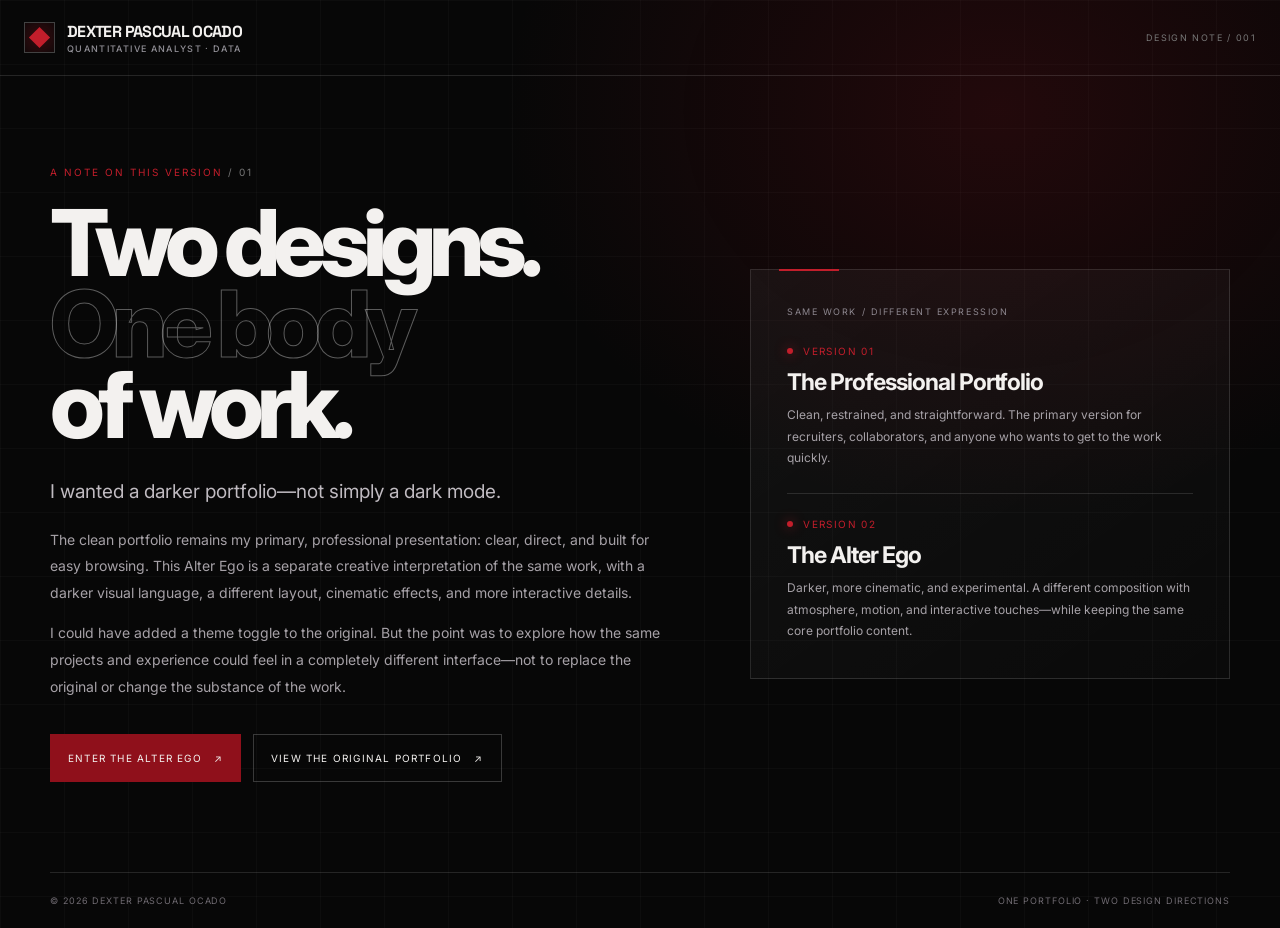
<file: index.html>
<!DOCTYPE html>
<html lang="en">
<head>
    <meta charset="utf-8">
    <meta name="viewport" content="width=device-width, initial-scale=1">
    <meta name="theme-color" content="#070707">
    <meta
        name="description"
        content="A note on the Alter Ego portfolio: one body of work, explored through two distinct design directions."
    >

    <title>A Note on This Version — Dexter Pascual Ocado</title>

    <link rel="icon" href="img/logo-headerxfooter.png" type="image/png">
    <link rel="preconnect" href="https://fonts.googleapis.com">
    <link rel="preconnect" href="https://fonts.gstatic.com" crossorigin>
    <link rel="stylesheet" href="https://fonts.googleapis.com/css2?family=Inter:wght@400;500;600;700;800&family=Space+Grotesk:wght@500;600;700&display=swap">

    <style>
        :root {
            color-scheme: dark;
            --bg: #070707;
            --panel: #101012;
            --text: #f3f1ef;
            --muted: #a6a1a7;
            --line: rgba(255, 255, 255, 0.12);
            --red: #c21e2b;
            --maroon: #8f101b;
        }

        * {
            box-sizing: border-box;
        }

        html {
            min-height: 100%;
            background: var(--bg);
        }

        body {
            display: flex;
            flex-direction: column;
            margin: 0;
            min-height: 100vh;
            background:
                radial-gradient(
                    ellipse at 78% 12%,
                    rgba(143, 16, 27, 0.2),
                    transparent 35%
                ),
                linear-gradient(
                    rgba(255, 255, 255, 0.022) 1px,
                    transparent 1px
                ),
                linear-gradient(
                    90deg,
                    rgba(255, 255, 255, 0.022) 1px,
                    transparent 1px
                ),
                var(--bg);
            background-size:
                auto,
                64px 64px,
                64px 64px,
                auto;
            color: var(--text);
            font-family:
                Inter,
                ui-sans-serif,
                system-ui,
                -apple-system,
                BlinkMacSystemFont,
                "Segoe UI",
                sans-serif;
        }

        a {
            color: inherit;
            text-decoration: none;
        }

        /* ========================================
           HEADER
           ======================================== */

        .topbar {
            height: 76px;
            border-bottom: 1px solid var(--line);
            display: flex;
            align-items: center;
        }

        .topbar-inner {
            width: min(1240px, calc(100% - 48px));
            margin: auto;
            display: flex;
            align-items: center;
            justify-content: space-between;
        }

        .brand {
            display: flex;
            align-items: center;
            gap: 12px;
            font-family: "Space Grotesk", Inter, system-ui, sans-serif;
            font-weight: 700;
            letter-spacing: -0.04em;
        }

        /* Matches the other Alter Ego pages */
        .mark {
            width: 31px;
            height: 31px;
            border: 1px solid rgba(255, 255, 255, 0.24);
            position: relative;
            display: grid;
            place-items: center;
            overflow: hidden;
            flex-shrink: 0;
        }

        .mark::after {
            content: "";
            width: 15px;
            height: 15px;
            background: var(--red);
            transform: rotate(45deg);
            box-shadow: 0 0 24px var(--red);
        }

        .brand small {
            display: block;
            color: #929097;
            font: 500 9px Inter, system-ui, sans-serif;
            letter-spacing: 0.15em;
            text-transform: uppercase;
            margin-top: 1px;
        }

        .serial {
            font-size: 9px;
            color: #777;
            text-transform: uppercase;
            letter-spacing: 0.15em;
        }

        /* ========================================
           MAIN LAYOUT
           ======================================== */

        main {
            width: min(1180px, calc(100% - 48px));
            margin: auto;
            flex: 1;
            display: grid;
            grid-template-columns: minmax(0, 1.12fr) minmax(280px, 0.88fr);
            gap: clamp(36px, 7vw, 100px);
            align-items: center;
            padding: clamp(58px, 10vh, 110px) 0;
        }

        .eyebrow {
            color: var(--red);
            font-size: 10px;
            letter-spacing: 0.2em;
            text-transform: uppercase;
            margin-bottom: 24px;
        }

        .eyebrow span {
            color: #777;
        }

        .title {
            font-size: clamp(48px, 7.2vw, 96px);
            line-height: 0.88;
            letter-spacing: -0.075em;
            margin: 0 0 30px;
            font-weight: 800;
        }

        .title span {
            display: block;
            color: transparent;
            -webkit-text-stroke: 1px rgba(255, 255, 255, 0.34);
        }

        .lede {
            font-size: clamp(16px, 1.7vw, 19px);
            line-height: 1.75;
            color: #c0bbc1;
            max-width: 660px;
            margin: 0 0 18px;
        }

        .bodycopy {
            font-size: 14px;
            line-height: 1.9;
            color: var(--muted);
            max-width: 660px;
            margin: 0;
        }

        .bodycopy + .bodycopy {
            margin-top: 14px;
        }

        /* ========================================
           ACTION BUTTONS
           ======================================== */

        .actions {
            display: flex;
            flex-wrap: wrap;
            gap: 12px;
            margin-top: 34px;
        }

        .btn {
            display: inline-flex;
            align-items: center;
            justify-content: center;
            gap: 12px;
            min-height: 48px;
            padding: 0 17px;
            border: 1px solid rgba(255, 255, 255, 0.2);
            font-size: 10px;
            letter-spacing: 0.12em;
            text-transform: uppercase;
            transition:
                transform 0.2s,
                border-color 0.2s,
                background 0.2s;
        }

        .btn:hover {
            transform: translateY(-2px);
            border-color: var(--red);
        }

        .btn.primary {
            background: var(--maroon);
            border-color: var(--maroon);
        }

        .btn.primary:hover {
            background: #a51623;
        }

        /* ========================================
           DESIGN COMPARISON PANEL
           ======================================== */

        .side {
            border: 1px solid var(--line);
            background: linear-gradient(
                145deg,
                rgba(255, 255, 255, 0.045),
                rgba(255, 255, 255, 0.012)
            );
            padding: clamp(24px, 3vw, 36px);
            position: relative;
        }

        .side::before {
            content: "";
            position: absolute;
            top: -1px;
            left: 28px;
            width: 60px;
            height: 2px;
            background: var(--red);
        }

        .side-kicker {
            font-size: 9px;
            color: #8d878f;
            letter-spacing: 0.17em;
            text-transform: uppercase;
            margin-bottom: 28px;
        }

        .version {
            padding: 0 0 24px;
            margin-bottom: 24px;
            border-bottom: 1px solid var(--line);
        }

        .version:last-child {
            padding: 0;
            margin: 0;
            border: 0;
        }

        .version-label {
            display: flex;
            align-items: center;
            gap: 10px;
            font-size: 10px;
            color: var(--red);
            letter-spacing: 0.14em;
            text-transform: uppercase;
            margin-bottom: 11px;
        }

        .version-label i {
            display: block;
            width: 6px;
            height: 6px;
            background: var(--red);
            border-radius: 50%;
            box-shadow: 0 0 12px rgba(194, 30, 43, 0.7);
        }

        .version h2 {
            font-size: 23px;
            letter-spacing: -0.045em;
            margin: 0 0 8px;
        }

        .version p {
            font-size: 12px;
            line-height: 1.8;
            color: var(--muted);
            margin: 0;
        }

        /* ========================================
           FOOTER
           ======================================== */

        .foot {
            width: min(1180px, calc(100% - 48px));
            margin: 0 auto;
            padding: 22px 0;
            border-top: 1px solid var(--line);
            display: flex;
            justify-content: space-between;
            gap: 16px;
            color: #706b72;
            font-size: 9px;
            letter-spacing: 0.1em;
            text-transform: uppercase;
        }

        .foot span:last-child {
            text-align: right;
        }

        /* ========================================
           RESPONSIVE LAYOUT
           ======================================== */

        @media (max-width: 760px) {
            .topbar-inner,
            main,
            .foot {
                width: calc(100% - 36px);
            }

            .serial {
                display: none;
            }

            main {
                grid-template-columns: 1fr;
                gap: 38px;
                padding: 58px 0;
            }

            .title {
                font-size: clamp(54px, 14vw, 78px);
            }

            .side {
                padding: 25px;
            }

            .actions {
                flex-direction: column;
            }

            .btn {
                width: 100%;
            }

            .foot {
                line-height: 1.8;
                flex-direction: column;
            }

            .foot span:last-child {
                text-align: left;
            }
        }

        @media (prefers-reduced-motion: reduce) {
            *,
            *::before,
            *::after {
                transition: none !important;
                scroll-behavior: auto !important;
            }
        }
    </style>
</head>

<body>
    <header class="topbar">
        <div class="topbar-inner">
            <a class="brand" href="index.html">
                <span class="mark" aria-hidden="true"></span>

                <span>
                    DEXTER PASCUAL OCADO
                    <small>Quantitative Analyst &middot; Data</small>
                </span>
            </a>

            <span class="serial">Design note / 001</span>
        </div>
    </header>

    <main>
        <section>
            <div class="eyebrow">
                A NOTE ON THIS VERSION <span>/ 01</span>
            </div>

            <h1 class="title">
                Two designs.
                <span>One body</span>
                of work.
            </h1>

            <p class="lede">
                I wanted a darker portfolio—not simply a dark mode.
            </p>

            <p class="bodycopy">
                The clean portfolio remains my primary, professional
                presentation: clear, direct, and built for easy browsing.
                This Alter Ego is a separate creative interpretation of
                the same work, with a darker visual language, a different
                layout, cinematic effects, and more interactive details.
            </p>

            <p class="bodycopy">
                I could have added a theme toggle to the original. But the
                point was to explore how the same projects and experience
                could feel in a completely different interface—not to
                replace the original or change the substance of the work.
            </p>

            <div class="actions">
                <a class="btn primary" href="alterego.html">
                    Enter the Alter Ego
                    <span aria-hidden="true">↗</span>
                </a>

                <a
                    class="btn"
                    href="https://ocadodp.github.io/portfolio_old/"
                >
                    View the original portfolio
                    <span aria-hidden="true">↗</span>
                </a>
            </div>
        </section>

        <aside
            class="side"
            aria-label="Portfolio design comparison"
        >
            <div class="side-kicker">
                Same work / Different expression
            </div>

            <div class="version">
                <div class="version-label">
                    <i aria-hidden="true"></i>
                    Version 01
                </div>

                <h2>The Professional Portfolio</h2>

                <p>
                    Clean, restrained, and straightforward. The primary
                    version for recruiters, collaborators, and anyone
                    who wants to get to the work quickly.
                </p>
            </div>

            <div class="version">
                <div class="version-label">
                    <i aria-hidden="true"></i>
                    Version 02
                </div>

                <h2>The Alter Ego</h2>

                <p>
                    Darker, more cinematic, and experimental. A different
                    composition with atmosphere, motion, and interactive
                    touches—while keeping the same core portfolio content.
                </p>
            </div>
        </aside>
    </main>

    <footer class="foot">
        <span>© 2026 Dexter Pascual Ocado</span>
        <span>One portfolio · Two design directions</span>
    </footer>
</body>
</html>
</file>
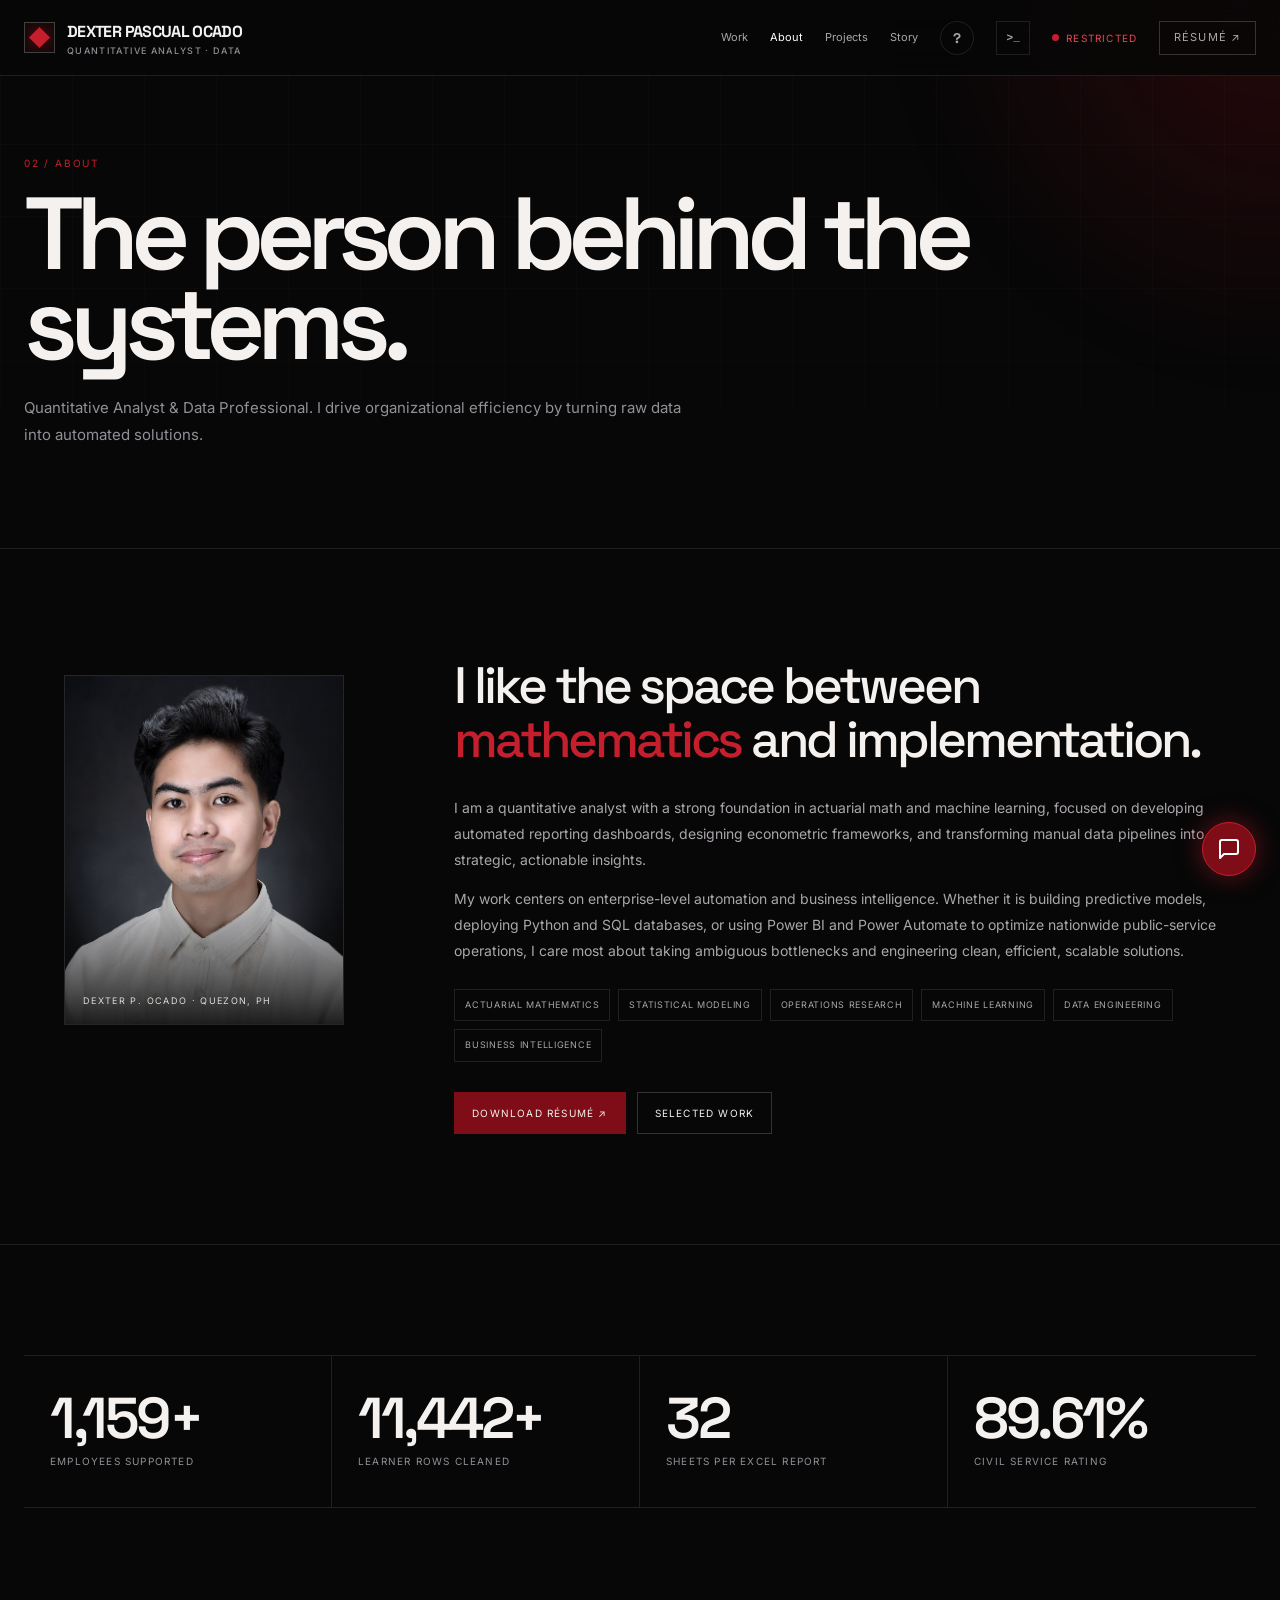
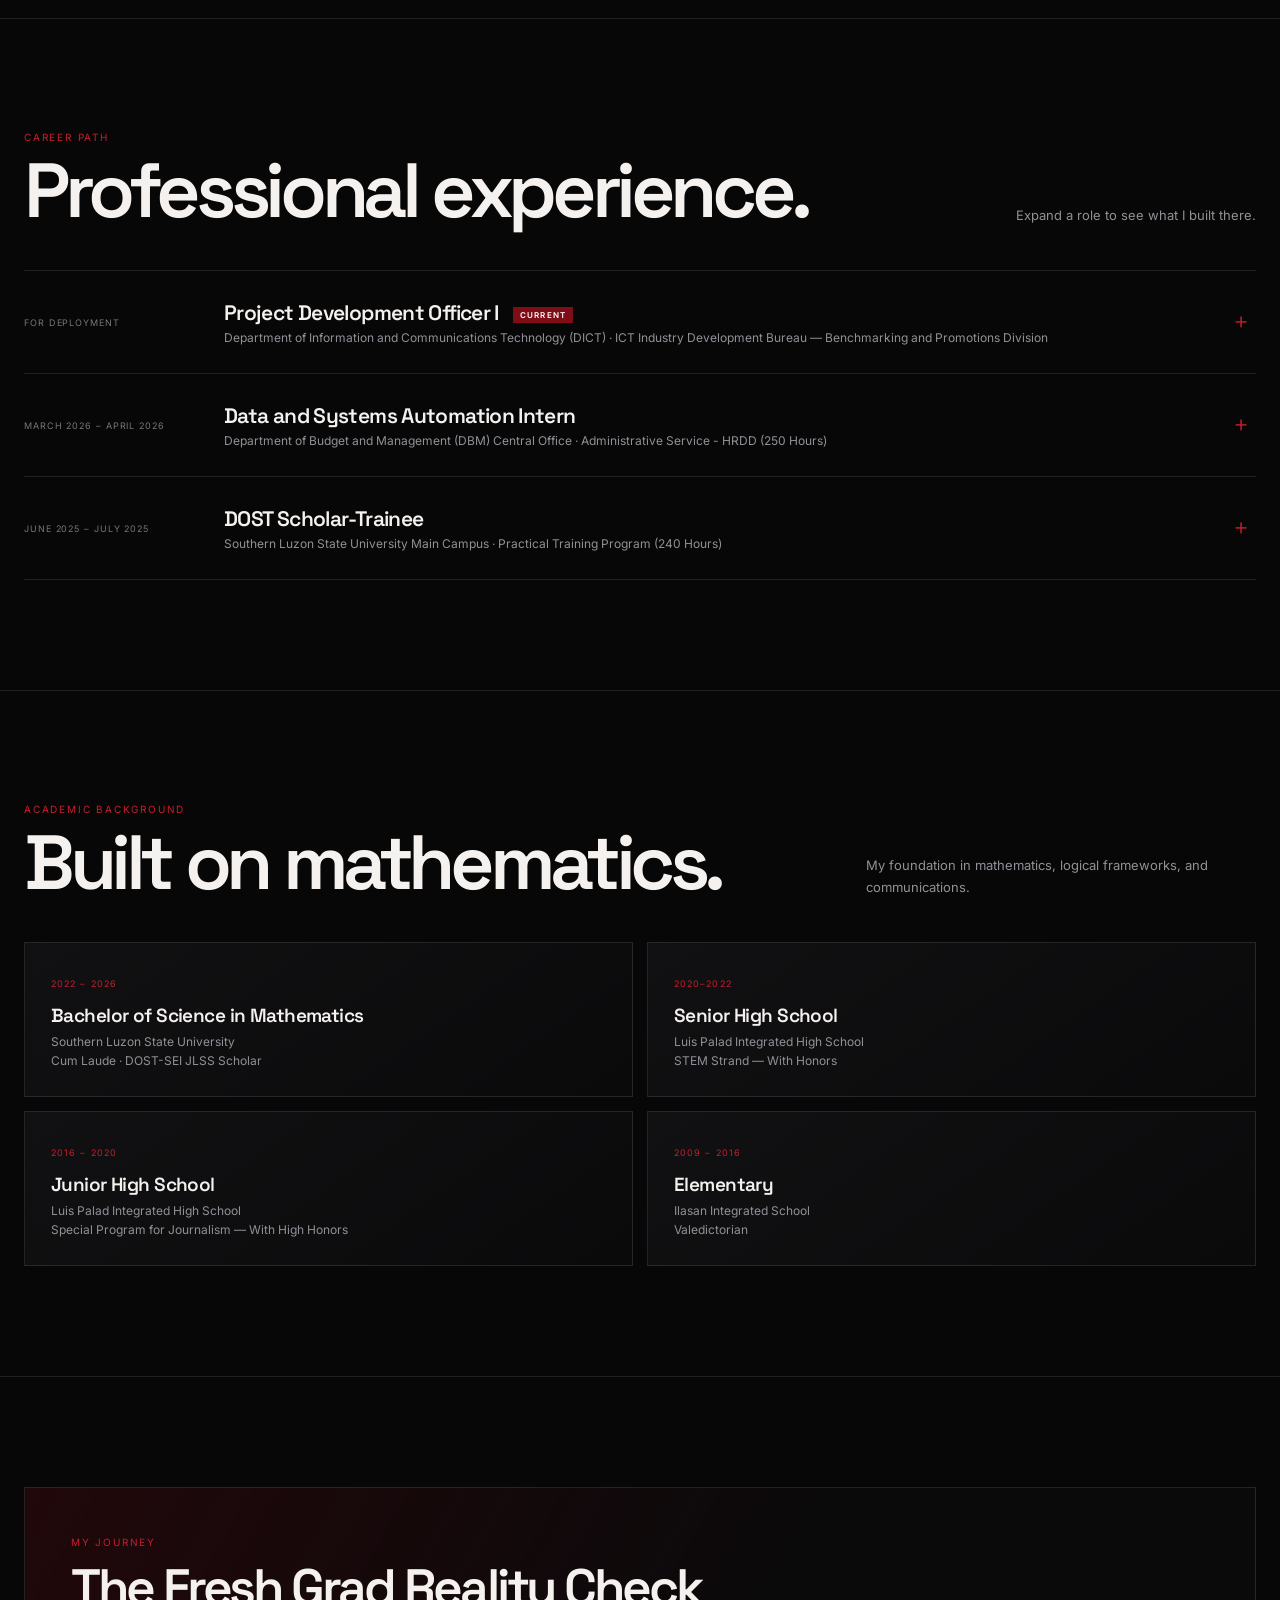
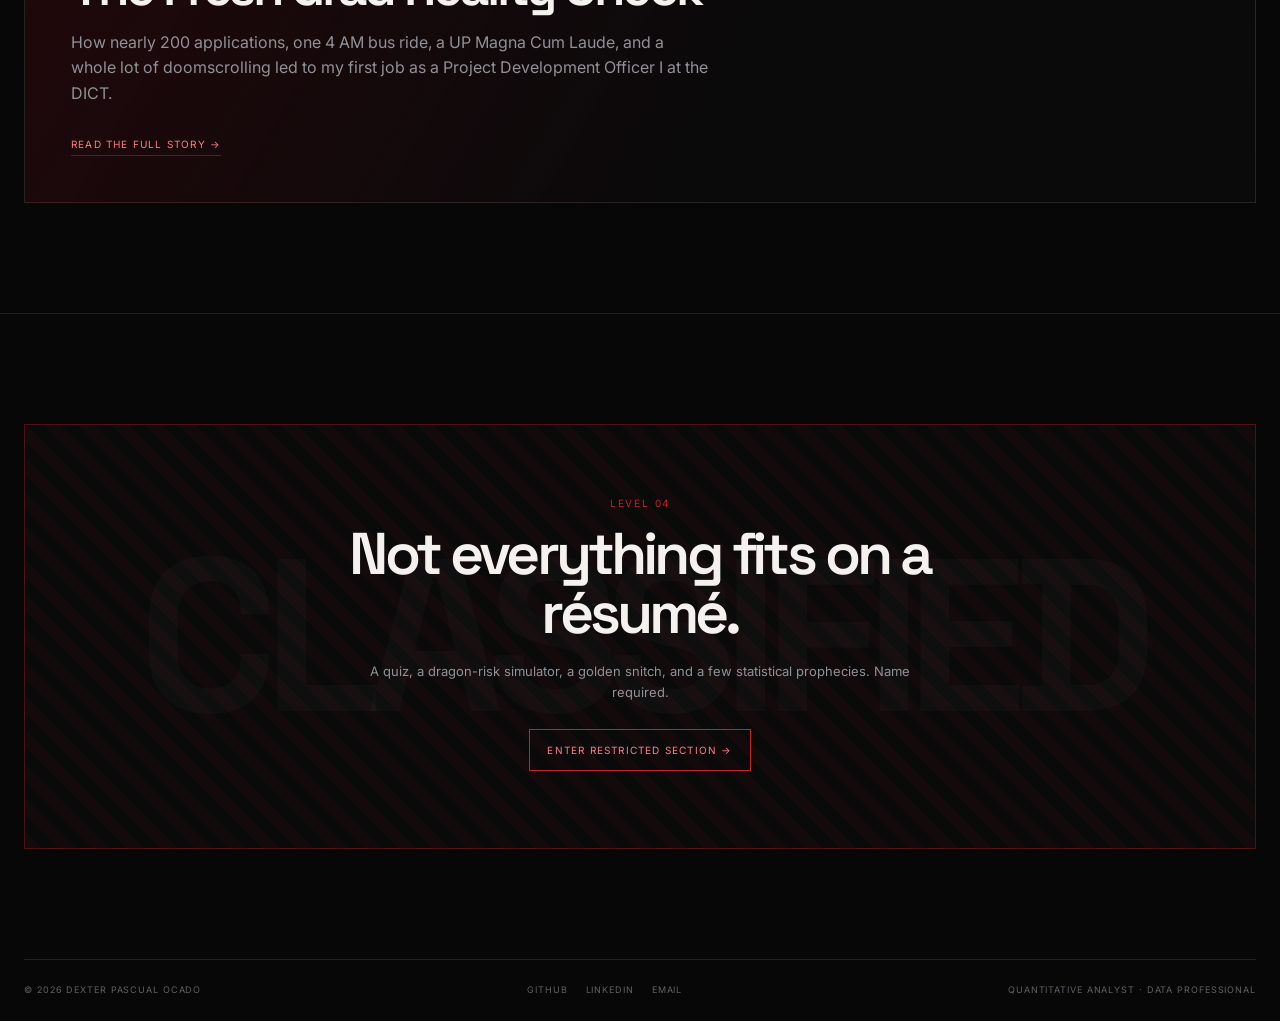
<file: about.html>
<!DOCTYPE html>
<html lang="en">
 <head>
  <meta charset="utf-8"/>
  <meta content="width=device-width,initial-scale=1" name="viewport"/>
  <meta content="Quantitative analyst with a foundation in actuarial math and machine learning." name="description"/>
  <meta content="#070707" name="theme-color"/>
  <title>
   About &mdash; Dexter Pascual Ocado
  </title>
  <link href="img/logo-headerxfooter.png" rel="icon" type="image/png"/>
  <link href="css/site.css" rel="stylesheet"/>
  <link href="css/extras.css" rel="stylesheet"/>
 </head>
 <body>
  <header class="site-nav">
   <div class="wrap nav-inner">
    <a class="brand" href="alterego.html">
     <span class="brand-mark">
     </span>
     <span>
      DEXTER PASCUAL OCADO
      <small>
       Quantitative Analyst &middot; Data
      </small>
     </span>
    </a>
    <nav class="nav-links">
     <a href="alterego.html#work">Work</a>
     <a class="active" href="about.html">About</a>
     <a href="projects.html">Projects</a>
     <a href="job-hunt.html">Story</a>
     <a class="nav-why" href="index.html" aria-label="Why this version?" title="Why this version?"><span class="nav-why-icon" aria-hidden="true">?</span><span class="nav-why-label">Why this version?</span></a>
     <button aria-label="Open terminal" class="nav-term" data-term="" title="Terminal (press `)">&gt;_</button>
     <a class="nav-lock" href="restricted.html"><i></i>Restricted</a>
     <a class="nav-cta" href="Resume - Dexter Pascual Ocado.pdf" rel="noopener" target="_blank">R&eacute;sum&eacute; &nearrow;</a>
    </nav>
    <button aria-label="Menu" class="mobile-menu">
     ☰
    </button>
   </div>
  </header>
  <main>
   <section class="page-hero wrap">
    <div class="kicker reveal">
     02 / About
    </div>
    <h1 class="reveal">
     The person behind the systems.
    </h1>
    <p class="reveal">
     Quantitative Analyst &amp; Data Professional. I drive organizational efficiency by turning raw data into automated solutions.
    </p>
   </section>
   <section class="section">
    <div class="wrap about-grid">
     <figure class="photo reveal">
      <img alt="Dexter Pascual Ocado" src="img/ocado.png"/>
      <figcaption>
       Dexter P. Ocado &middot; Quezon, PH
      </figcaption>
     </figure>
     <div class="reveal">
      <p class="statement">
       I like the space between
       <em>
        mathematics
       </em>
       and implementation.
      </p>
      <p class="copy" style="margin-top:28px">
       I am a quantitative analyst with a strong foundation in actuarial math and machine learning, focused on developing automated reporting dashboards, designing econometric frameworks, and transforming manual data pipelines into strategic, actionable insights.
      </p>
      <p class="copy">
       My work centers on enterprise-level automation and business intelligence. Whether it is building predictive models, deploying Python and SQL databases, or using Power BI and Power Automate to optimize nationwide public-service operations, I care most about taking ambiguous bottlenecks and engineering clean, efficient, scalable solutions.
      </p>
      <div class="tags">
       <span class="tag">
        Actuarial Mathematics
       </span>
       <span class="tag">
        Statistical Modeling
       </span>
       <span class="tag">
        Operations Research
       </span>
       <span class="tag">
        Machine Learning
       </span>
       <span class="tag">
        Data Engineering
       </span>
       <span class="tag">
        Business Intelligence
       </span>
      </div>
      <div class="actions">
       <a class="btn primary" href="Resume - Dexter Pascual Ocado.pdf" rel="noopener" target="_blank">
        Download r&eacute;sum&eacute; &nearrow;
       </a>
       <a class="btn" href="projects.html">
        Selected work
       </a>
      </div>
     </div>
    </div>
   </section>
   <section class="section">
    <div class="wrap">
     <div class="stats reveal">
      <div class="stat-cell">
       <strong data-count="1200" data-suf="+">
        0
       </strong>
       <span>
        Employees supported
       </span>
      </div>
      <div class="stat-cell">
       <strong data-count="12000" data-suf="+">
        0
       </strong>
       <span>
        Learner rows cleaned
       </span>
      </div>
      <div class="stat-cell">
       <strong data-count="34">
        0
       </strong>
       <span>
        Sheets per Excel report
       </span>
      </div>
      <div class="stat-cell">
       <strong data-count="93.99" data-dec="2" data-suf="%">
        0
       </strong>
       <span>
        Civil Service rating
       </span>
      </div>
     </div>
    </div>
   </section>
   <section class="section">
    <div class="wrap">
     <div class="section-head reveal">
      <div>
       <div class="kicker">
        Career path
       </div>
       <h2>
        Professional experience.
       </h2>
      </div>
      <p>
       Expand a role to see what I built there.
      </p>
     </div>
     <div class="exp">
      <div class="exp-item reveal">
       <button aria-expanded="false" class="exp-btn">
        <time>
         For Deployment
        </time>
        <div>
         <h3>
          Project Development Officer I
          <span class="now">
           CURRENT
          </span>
         </h3>
         <p>
          Department of Information and Communications Technology (DICT) &middot; ICT Industry Development Bureau &mdash; Benchmarking and Promotions Division
         </p>
        </div>
        <span class="plus">
         +
        </span>
       </button>
       <div class="exp-panel">
        <div>
         <ul>
          <li>
           <em>
            (More details to be updated as I dive deeper into the role!)
           </em>
          </li>
         </ul>
        </div>
       </div>
      </div>
      <div class="exp-item reveal">
       <button aria-expanded="false" class="exp-btn">
        <time>
         March 2026 &ndash; April 2026
        </time>
        <div>
         <h3>
          Data and Systems Automation Intern
         </h3>
         <p>
          Department of Budget and Management (DBM) Central Office &middot; Administrative Service - HRDD (250 Hours)
         </p>
        </div>
        <span class="plus">
         +
        </span>
       </button>
       <div class="exp-panel">
        <div>
         <ul>
          <li>
           Proactively identified bottlenecks in manual PDF generation and data aggregation, proposing an automated solution that streamlined the nationwide reporting process.
          </li>
          <li>
           Developed a centralized tracking system initially designed to monitor document completion statuses across every file and row for 1,200 employees, which was later successfully expanded to process and generate the actual evaluation results.
          </li>
          <li>
           Developed multiple custom web applications including the "Interventions Consolidator" and "Individual Development Plan (IDP) Generator".
          </li>
          <li>
           Cleaned and transformed large-scale datasets, including 12,000+ rows of Udemy learner data, using custom-built fuzzy-matching algorithms and Power Query.
          </li>
          <li>
           Authored advanced TypeScript Excel scripts and engineered Microsoft Power Automate flows to batch-process files, which included autonomously locking structural columns and utilizing Regular Expressions (Regex) to extract priority rankings.
          </li>
          <li>
           Built and maintained complex, 34-sheet Excel reports handling up to 5,000 rows of data per sheet, utilizing advanced cell formatting, sorting, filtering, and logical formulas to ensure absolute data integrity.
          </li>
         </ul>
        </div>
       </div>
      </div>
      <div class="exp-item reveal">
       <button aria-expanded="false" class="exp-btn">
        <time>
         June 2025 &ndash; July 2025
        </time>
        <div>
         <h3>
          DOST Scholar-Trainee
         </h3>
         <p>
          Southern Luzon State University Main Campus &middot; Practical Training Program (240 Hours)
         </p>
        </div>
        <span class="plus">
         +
        </span>
       </button>
       <div class="exp-panel">
        <div>
         <ul>
          <li>
           Executed diverse technical and multimedia projects for the BS Mathematics department, including planning and production of a promotional video.
          </li>
          <li>
           Compiled and formatted the full-semester Theory of Interest learning module.
          </li>
          <li>
           Inventoried and digitally cataloged alumni research theses for structural data management.
          </li>
          <li>
           Completed Power BI hands-on training focusing on dashboards, reports, and advanced data visualization techniques.
          </li>
          <li>
           Evaluated with an Outstanding (1) performance rating across all technical and administrative tasks by the Program Chairperson.
          </li>
         </ul>
        </div>
       </div>
      </div>
     </div>
    </div>
   </section>
   <section class="section">
    <div class="wrap">
     <div class="section-head reveal">
      <div>
       <div class="kicker">
        Academic background
       </div>
       <h2>
        Built on mathematics.
       </h2>
      </div>
      <p>
       My foundation in mathematics, logical frameworks, and communications.
      </p>
     </div>
     <div class="edu-grid">
      <div class="edu-card reveal">
       <time>
        2022 &ndash; 2026
       </time>
       <h3>
        Bachelor of Science in Mathematics
       </h3>
       <p>
        Southern Luzon State University
       </p>
       <p>
        Cum Laude &middot; DOST-SEI JLSS Scholar
       </p>
      </div>
      <div class="edu-card reveal">
       <time>
        2020&ndash;2022
       </time>
       <h3>
        Senior High School
       </h3>
       <p>
        Luis Palad Integrated High School
       </p>
       <p>
        STEM Strand &mdash; With Honors
       </p>
      </div>
      <div class="edu-card reveal">
       <time>
        2016 &ndash; 2020
       </time>
       <h3>
        Junior High School
       </h3>
       <p>
        Luis Palad Integrated High School
       </p>
       <p>
        Special Program for Journalism &mdash; With High Honors
       </p>
      </div>
      <div class="edu-card reveal">
       <time>
        2009 &ndash; 2016
       </time>
       <h3>
        Elementary
       </h3>
       <p>
        Ilasan Integrated School
       </p>
       <p>
        Valedictorian
       </p>
      </div>
     </div>
    </div>
   </section>
   <section class="section">
    <div class="wrap">
     <a class="story-card reveal" href="job-hunt.html">
      <div class="kicker">
       My journey
      </div>
      <h2>
       The Fresh Grad Reality Check
      </h2>
      <p>
       How nearly 200 applications, one 4 AM bus ride, a UP Magna Cum Laude, and a whole lot of doomscrolling led to my first job as a Project Development Officer I at the DICT.
      </p>
      <span class="ext-link">
       Read the full story &rarr;
      </span>
     </a>
    </div>
   </section>
   <section class="section">
    <div class="wrap">
     <div class="teaser reveal">
      <div class="kicker">
       Level 04
      </div>
      <h2>
       Not everything fits on a r&eacute;sum&eacute;.
      </h2>
      <p>
       A quiz, a dragon-risk simulator, a golden snitch, and a few statistical prophecies. Name required.
      </p>
      <a class="btn danger" href="restricted.html">
       Enter Restricted Section &rarr;
      </a>
     </div>
    </div>
   </section>
  </main>
  <footer class="wrap footer">
   <span>
    &copy; 2026 Dexter Pascual Ocado
   </span>
   <span class="socials">
    <a href="https://github.com/OcadoDP" rel="noopener" target="_blank">
     GitHub
    </a>
    <a href="https://www.linkedin.com/in/ocadodexterp" rel="noopener" target="_blank">
     LinkedIn
    </a>
    <a href="mailto:ocadodexterp@gmail.com">
     Email
    </a>
   </span>
   <span>
    Quantitative Analyst &middot; Data Professional
   </span>
  </footer>
  <script src="js/site.js">
  </script>
 </body>
</html>
</file>
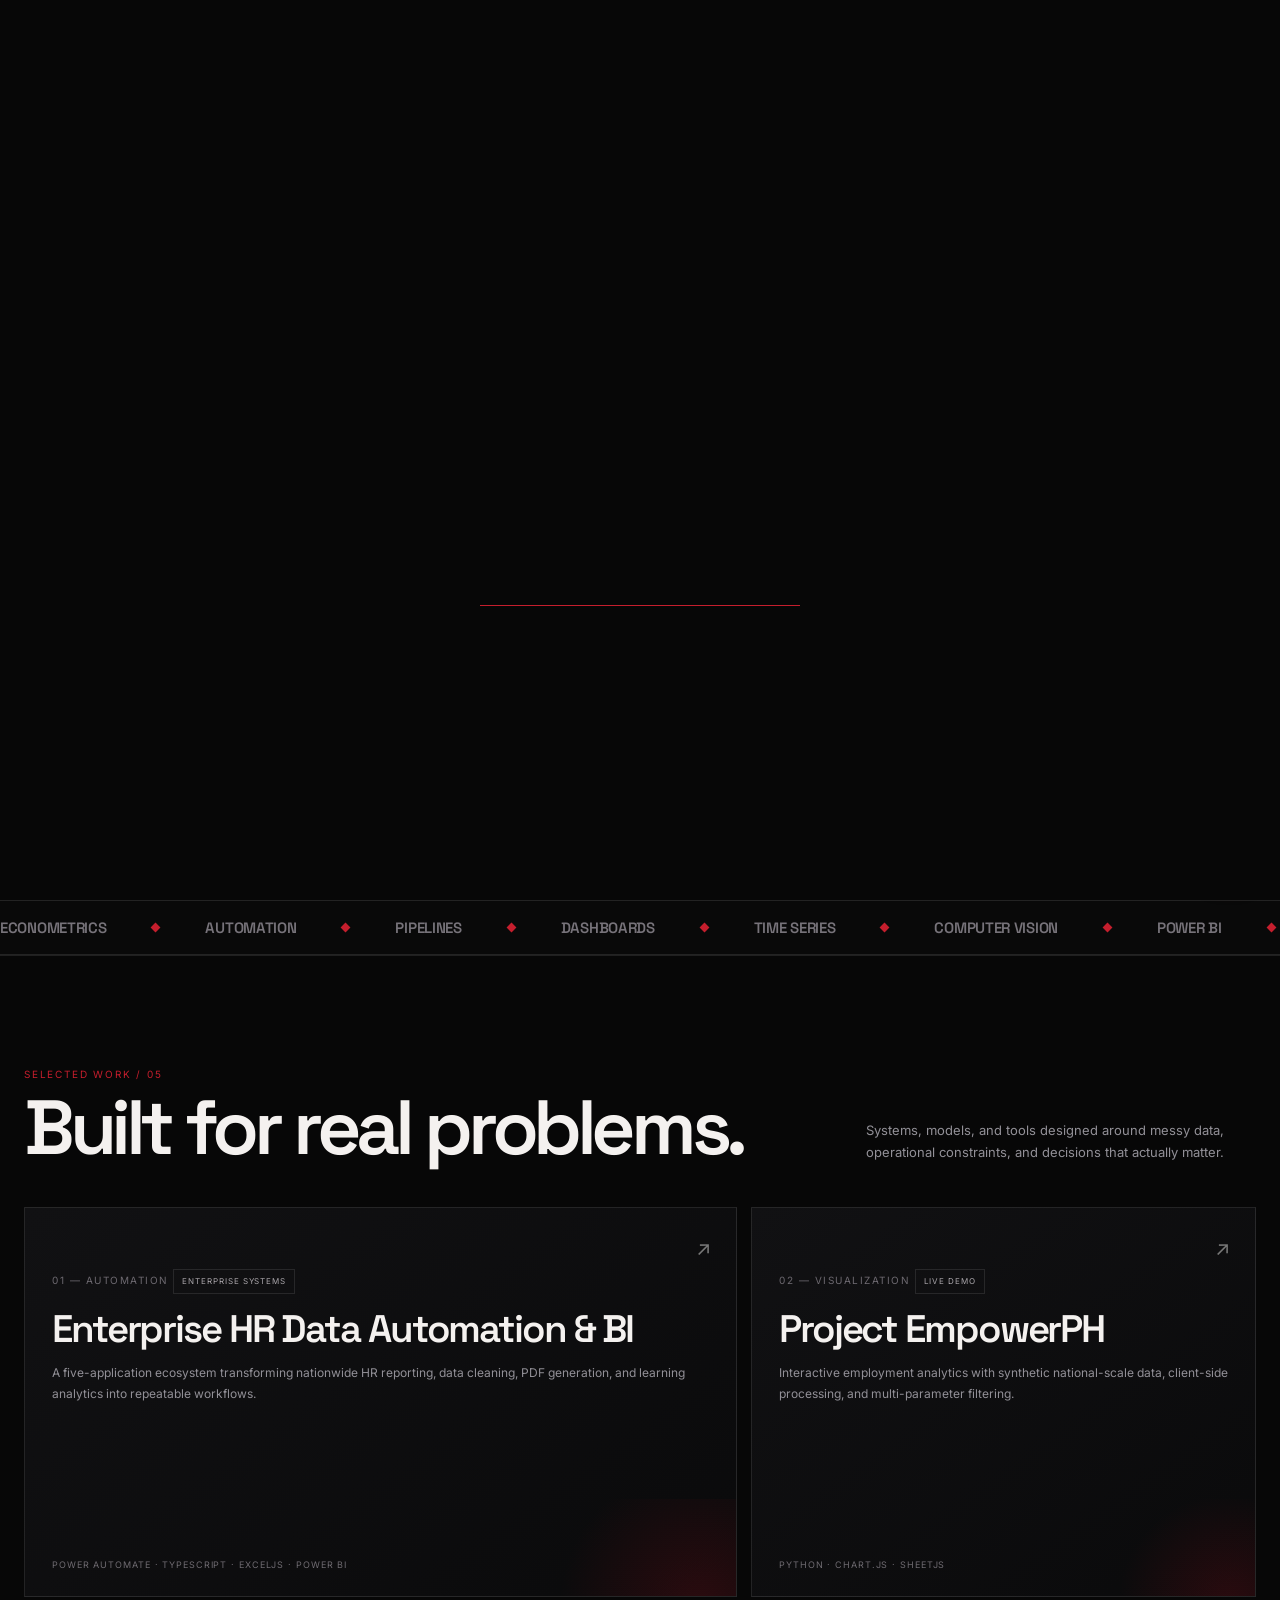
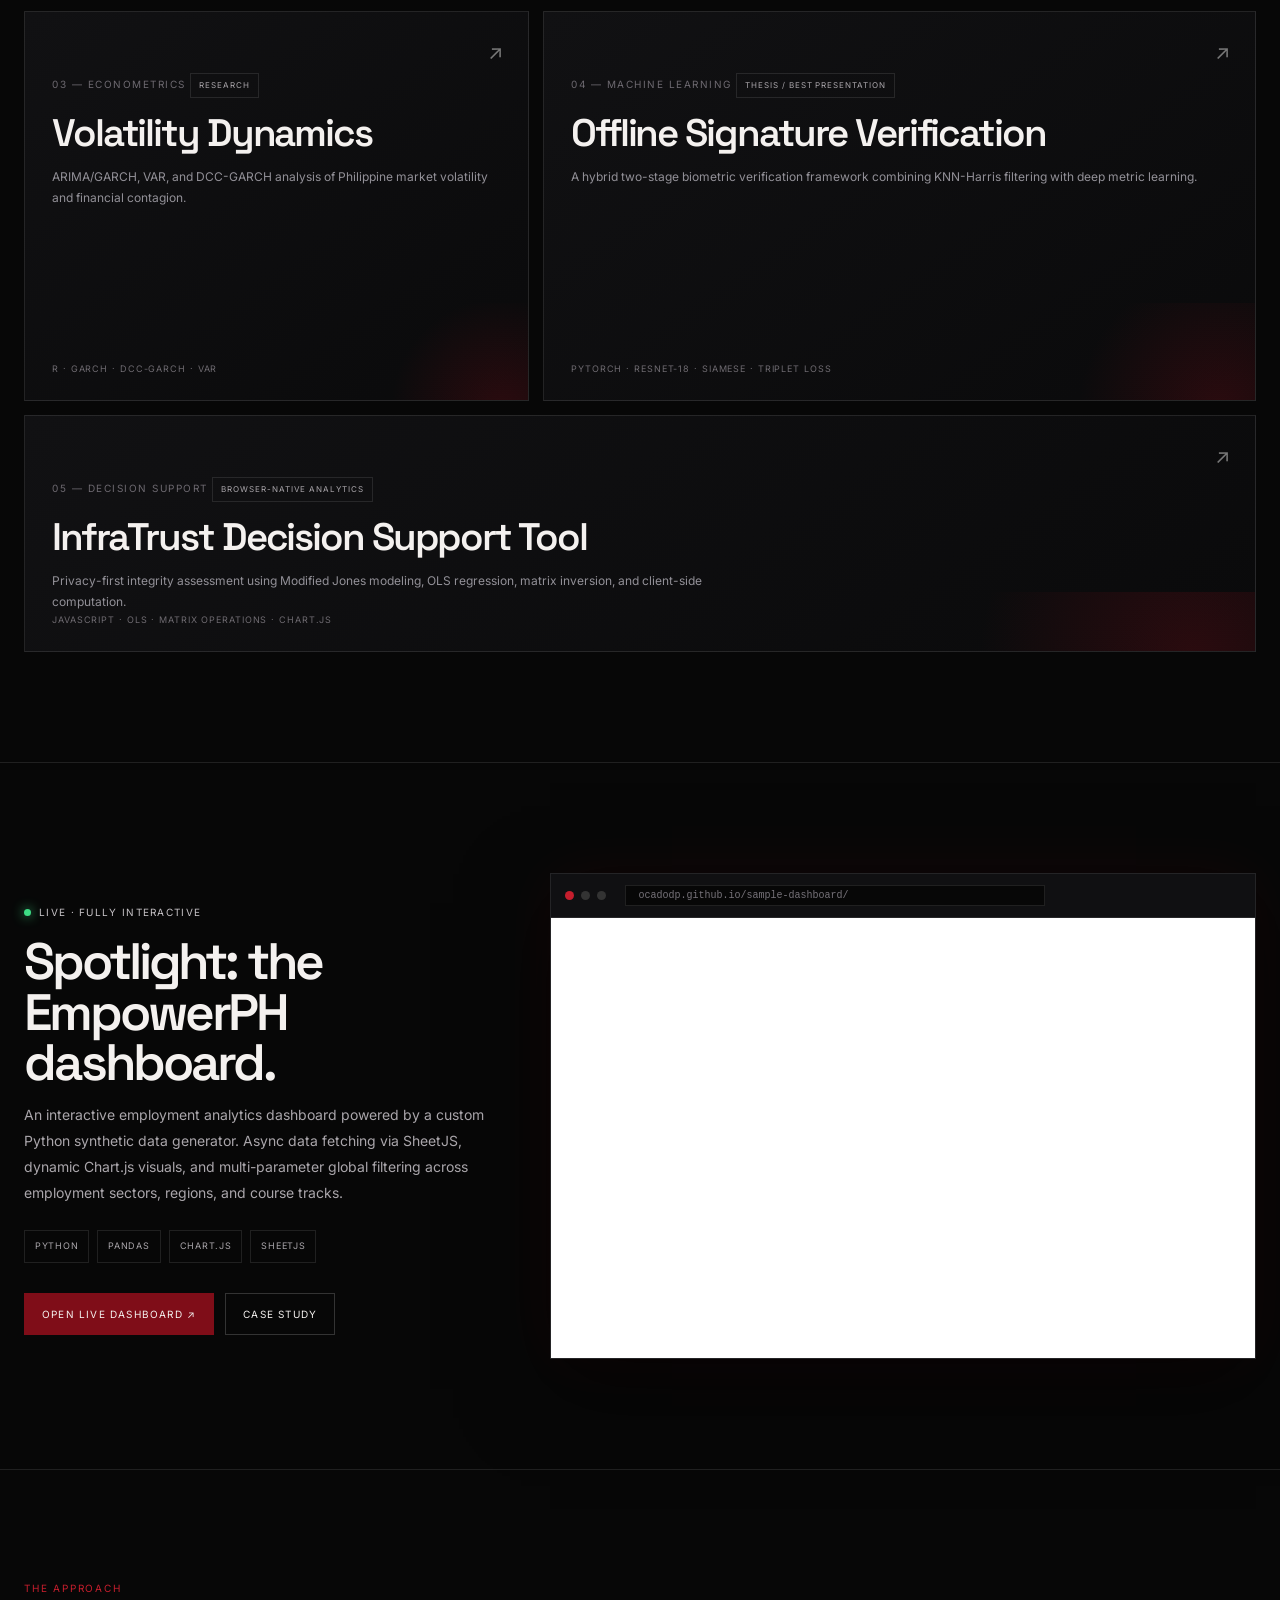
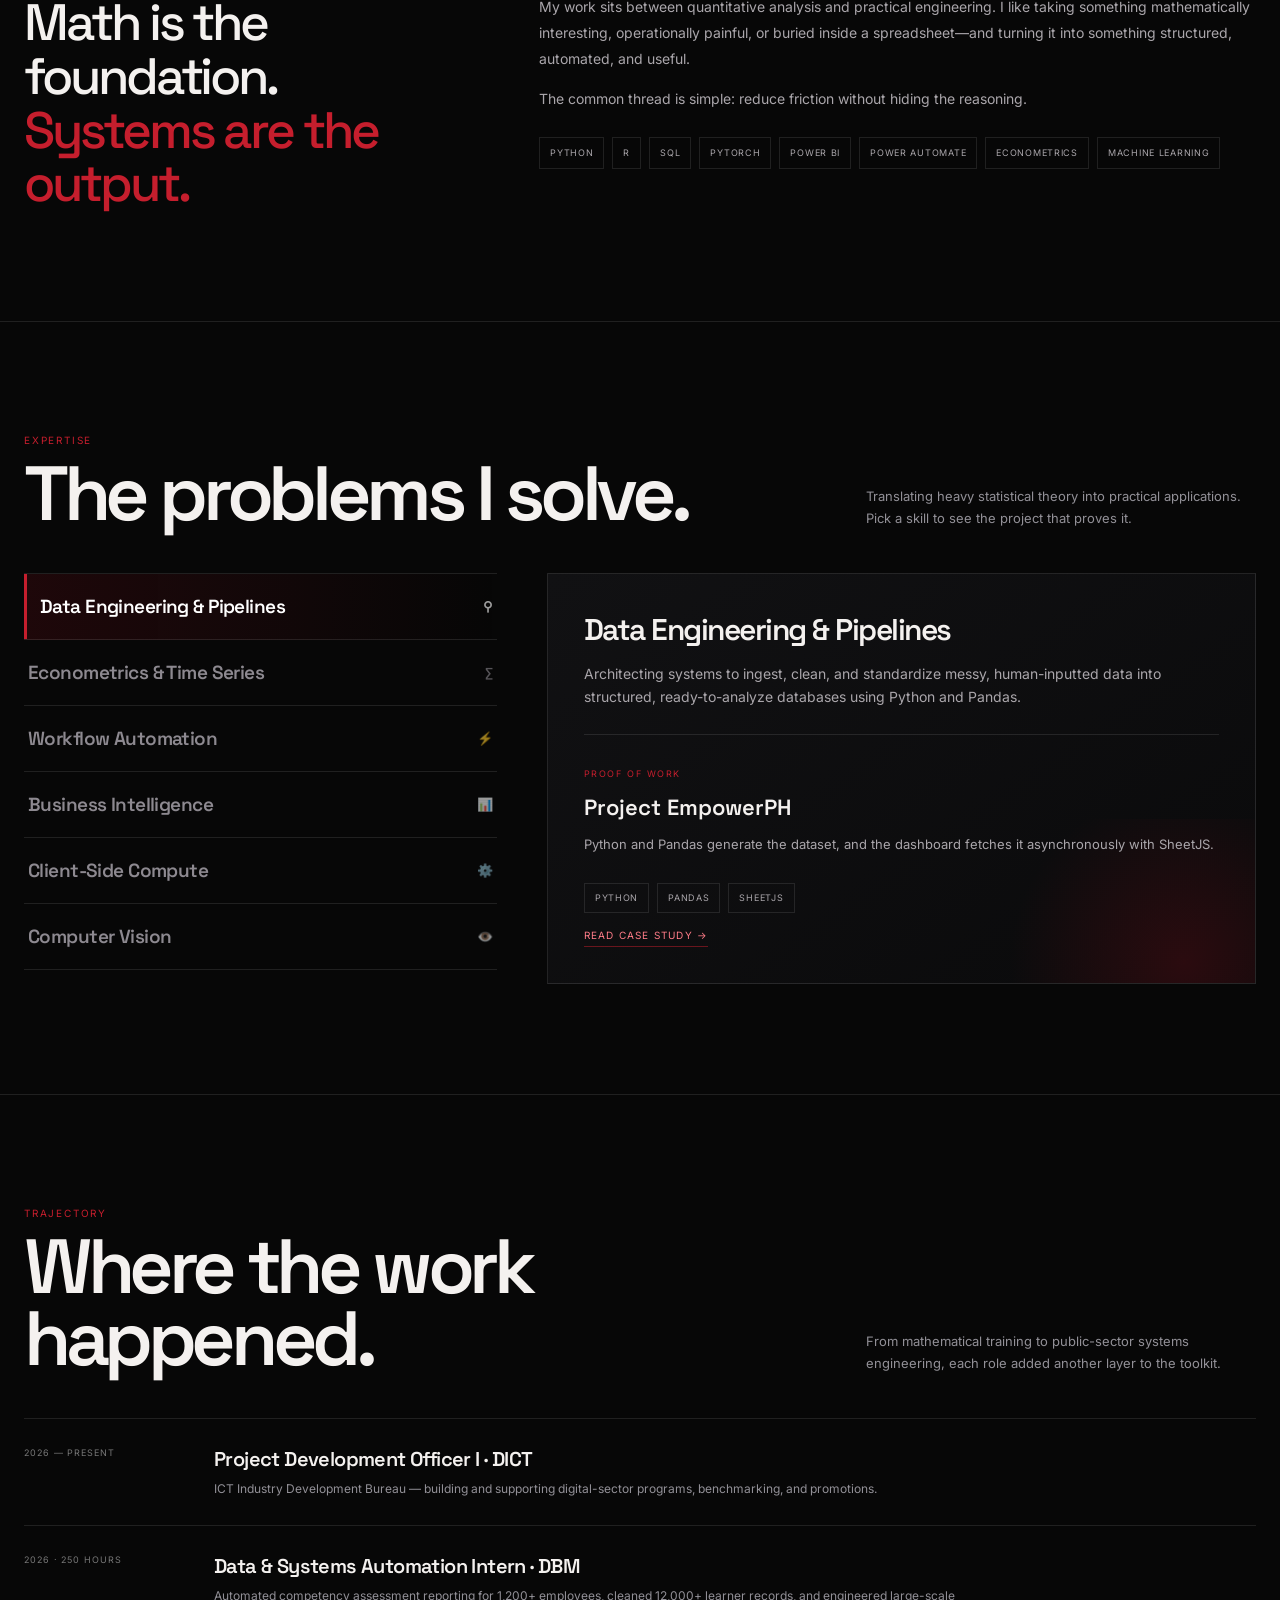
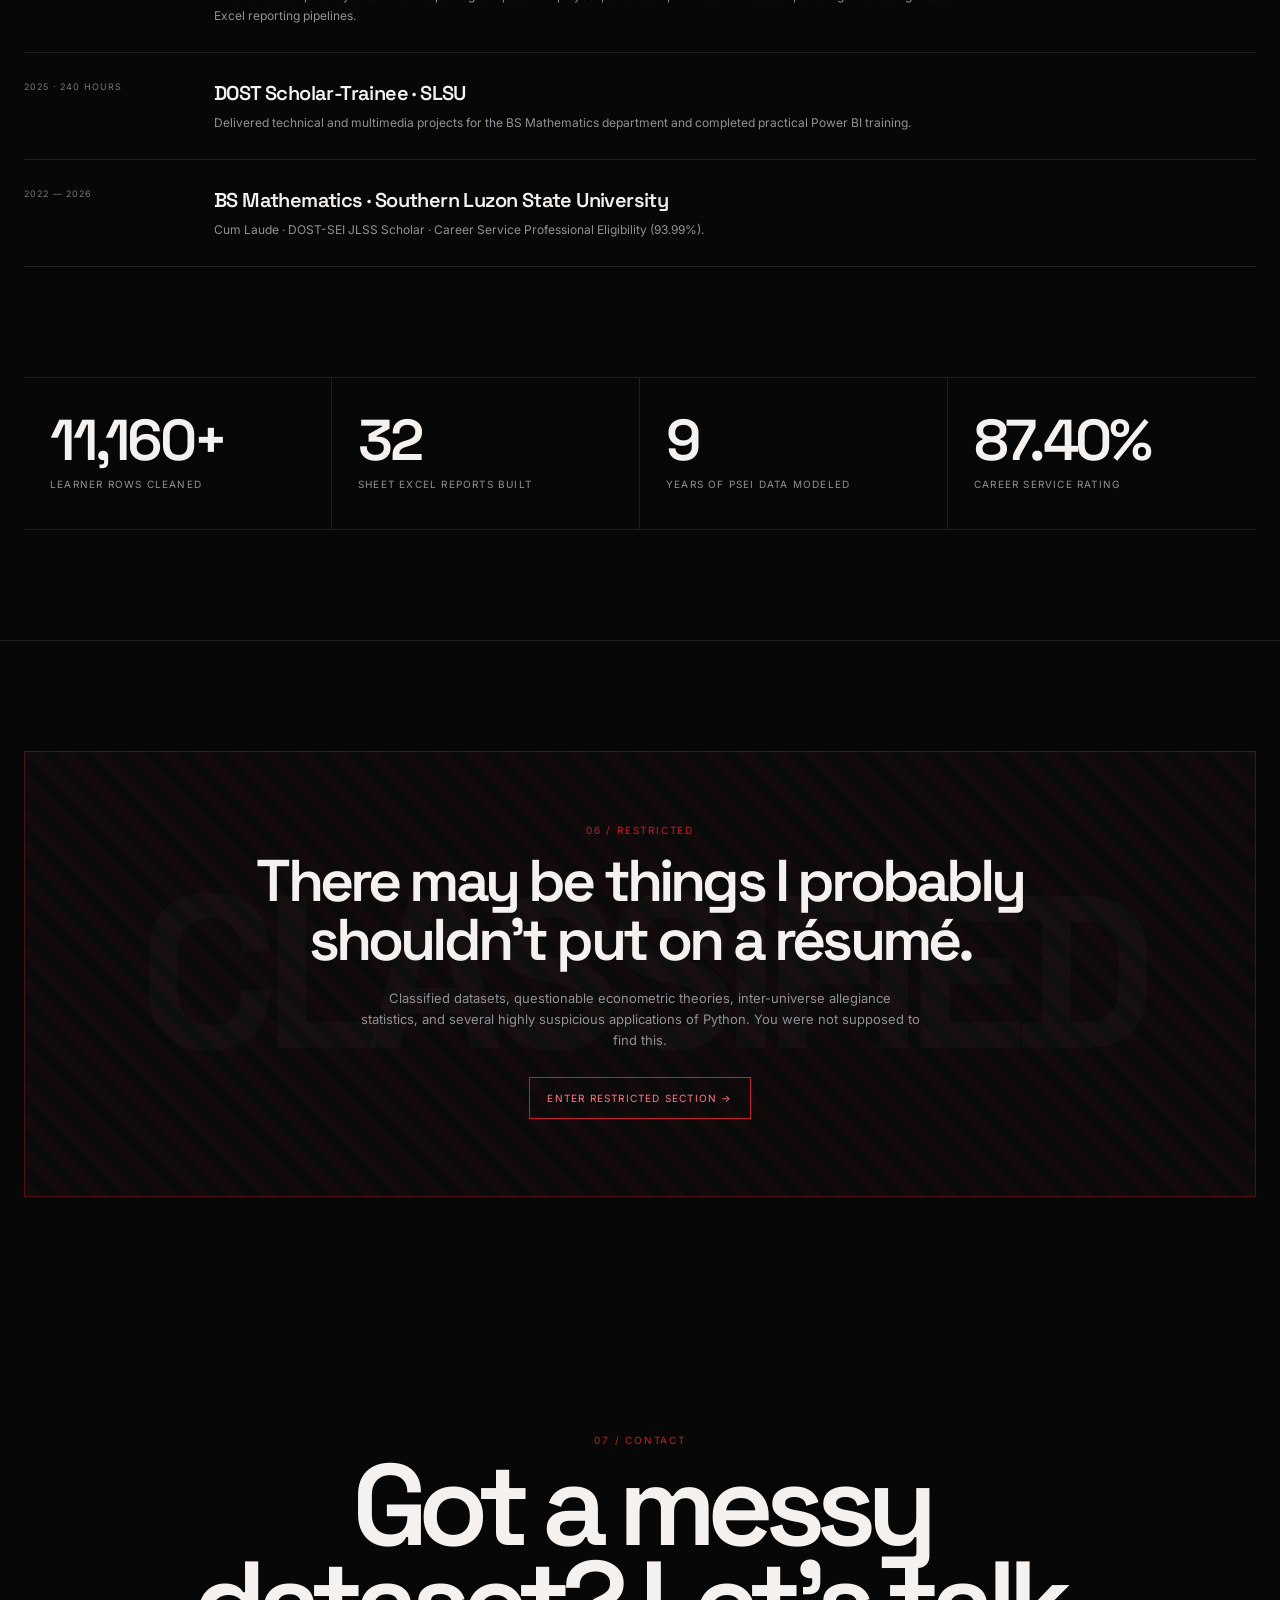
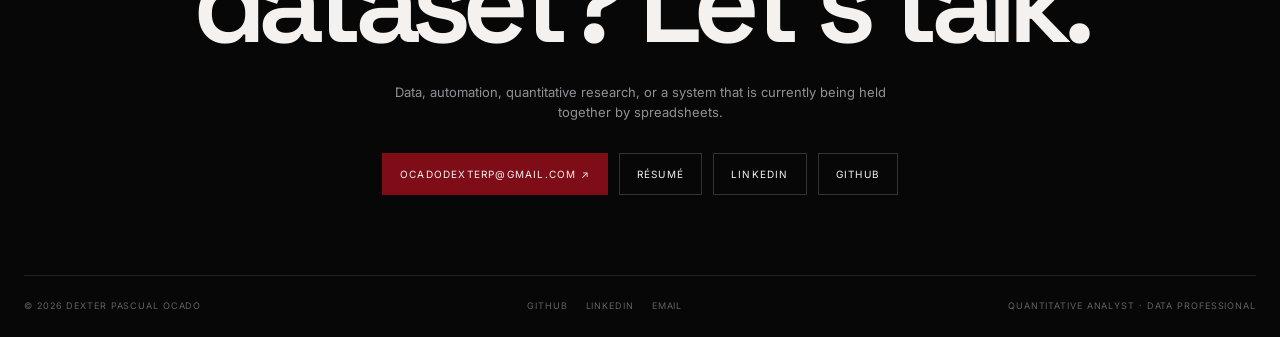
<file: alterego.html>
<!DOCTYPE html>
<html lang="en">
 <head>
  <meta charset="utf-8"/>
  <meta content="width=device-width,initial-scale=1" name="viewport"/>
  <meta content="Dexter Pascual Ocado &mdash; Quantitative Analyst &amp; Data Professional" name="description"/>
  <meta content="#070707" name="theme-color"/>
  <title>
   Dexter Pascual Ocado &mdash; Quantitative Analyst &middot; Data
  </title>
  <link href="img/logo-headerxfooter.png" rel="icon" type="image/png"/>
  <link href="css/site.css" rel="stylesheet"/>
  <link href="css/extras.css" rel="stylesheet"/>
 </head>
 <body>
  <header class="site-nav">
   <div class="wrap nav-inner">
    <a class="brand" href="alterego.html">
     <span class="brand-mark">
     </span>
     <span>
      DEXTER PASCUAL OCADO
      <small>
       Quantitative Analyst &middot; Data
      </small>
     </span>
    </a>
    <nav class="nav-links">
     <a class="active" href="alterego.html#work">Work</a>
     <a href="about.html">About</a>
     <a href="projects.html">Projects</a>
     <a href="job-hunt.html">Story</a>
     <a class="nav-why" href="index.html" aria-label="Why this version?" title="Why this version?"><span class="nav-why-icon" aria-hidden="true">?</span><span class="nav-why-label">Why this version?</span></a>
     <button aria-label="Open terminal" class="nav-term" data-term="" title="Terminal (press `)">&gt;_</button>
     <a class="nav-lock" href="restricted.html"><i></i>Restricted</a>
     <a class="nav-cta" href="Resume - Dexter Pascual Ocado.pdf" rel="noopener" target="_blank">R&eacute;sum&eacute; &nearrow;</a>
    </nav>
    <button aria-label="Menu" class="mobile-menu">
     ☰
    </button>
   </div>
  </header>
  <main>
   <div id="intro">
    <div class="intro-in">
     <small>
      A portfolio by
     </small>
     <h1>
      Dexter
      <br/>
      <span>
       Pascual Ocado
      </span>
     </h1>
     <p>
      &gt; quantitative analyst &middot; data professional
     </p>
     <div class="intro-bar">
     </div>
    </div>
   </div>
   <section class="hero wrap hero-wrap">
    <canvas id="hero-canvas">
    </canvas>
    <div class="reveal">
     <div class="eyebrow">
      <b>
       01
      </b>
      / Quantitative systems &amp; digital infrastructure
     </div>
     <h1>
      I turn
      <span class="outline">
       complexity
      </span>
      <br/>
      into systems
      <span style="color:var(--red)">
       .
      </span>
     </h1>
     <p class="hero-lead">
      Quantitative analyst and data professional building
      <span class="typed" data-typed="automation pipelines|econometric models|machine learning systems|interactive dashboards|tools people actually use">
      </span>
      <br/>
      that make difficult information usable.
     </p>
     <div class="actions">
      <a class="btn primary" href="#work">
       Explore the work &darr;
      </a>
      <a class="btn" href="about.html">
       Read the story
      </a>
      <a class="btn" href="Resume - Dexter Pascual Ocado.pdf" rel="noopener" target="_blank">
       R&eacute;sum&eacute; &nearrow;
      </a>
     </div>
    </div>
    <aside class="hero-side reveal">
     <div class="status">
      <i>
      </i>
      Project Development Officer I &middot; DICT
     </div>
     <div class="metric">
      <strong data-count="5" data-pre="0">
       0
      </strong>
      <span>
       Featured systems
      </span>
     </div>
     <div class="metric">
      <strong data-count="1200" data-suf="+">
       0
      </strong>
      <span>
       Employees supported through automation
      </span>
     </div>
     <div class="metric">
      <strong data-count="0.9649" data-dec="4">
       0
      </strong>
      <span>
       Signature verification AUC
      </span>
     </div>
    </aside>
    <div class="scroll-cue">
     Scroll
    </div>
   </section>
   <div aria-hidden="true" class="ticker">
    <div class="ticker-track">
     <span>
      Econometrics
     </span>
     <span>
      Automation
     </span>
     <span>
      Pipelines
     </span>
     <span>
      Dashboards
     </span>
     <span>
      Time series
     </span>
     <span>
      Computer vision
     </span>
     <span>
      Power BI
     </span>
     <span>
      Python &amp; R
     </span>
     <span>
      Machine learning
     </span>
     <span>
      Decision support
     </span>
     <span>
      Econometrics
     </span>
     <span>
      Automation
     </span>
     <span>
      Pipelines
     </span>
     <span>
      Dashboards
     </span>
     <span>
      Time series
     </span>
     <span>
      Computer vision
     </span>
     <span>
      Power BI
     </span>
     <span>
      Python &amp; R
     </span>
     <span>
      Machine learning
     </span>
     <span>
      Decision support
     </span>
    </div>
   </div>
   <section class="section" id="work">
    <div class="wrap">
     <div class="section-head reveal">
      <div>
       <div class="kicker">
        Selected work / 05
       </div>
       <h2>
        Built for real problems.
       </h2>
      </div>
      <p>
       Systems, models, and tools designed around messy data, operational constraints, and decisions that actually matter.
      </p>
     </div>
     <div class="project-grid">
      <a class="project-card reveal" data-cat="x" href="project-dbm.html">
       <span class="project-num">
        01 &mdash; AUTOMATION
       </span>
       <span class="project-type">
        Enterprise systems
       </span>
       <h3>
        Enterprise HR Data Automation &amp; BI
       </h3>
       <p>
        A five-application ecosystem transforming nationwide HR reporting, data cleaning, PDF generation, and learning analytics into repeatable workflows.
       </p>
       <span class="project-tech">
        Power Automate &middot; TypeScript &middot; ExcelJS &middot; Power BI
       </span>
       <span class="project-arrow">
        &nearrow;
       </span>
      </a>
      <a class="project-card reveal" data-cat="x" href="project-empower.html">
       <span class="project-num">
        02 &mdash; VISUALIZATION
       </span>
       <span class="project-type">
        Live demo
       </span>
       <h3>
        Project EmpowerPH
       </h3>
       <p>
        Interactive employment analytics with synthetic national-scale data, client-side processing, and multi-parameter filtering.
       </p>
       <span class="project-tech">
        Python &middot; Chart.js &middot; SheetJS
       </span>
       <span class="project-arrow">
        &nearrow;
       </span>
      </a>
      <a class="project-card reveal" data-cat="x" href="project-volatility.html">
       <span class="project-num">
        03 &mdash; ECONOMETRICS
       </span>
       <span class="project-type">
        Research
       </span>
       <h3>
        Volatility Dynamics
       </h3>
       <p>
        ARIMA/GARCH, VAR, and DCC-GARCH analysis of Philippine market volatility and financial contagion.
       </p>
       <span class="project-tech">
        R &middot; GARCH &middot; DCC-GARCH &middot; VAR
       </span>
       <span class="project-arrow">
        &nearrow;
       </span>
      </a>
      <a class="project-card reveal" data-cat="x" href="project-signature.html">
       <span class="project-num">
        04 &mdash; MACHINE LEARNING
       </span>
       <span class="project-type">
        Thesis / Best presentation
       </span>
       <h3>
        Offline Signature Verification
       </h3>
       <p>
        A hybrid two-stage biometric verification framework combining KNN-Harris filtering with deep metric learning.
       </p>
       <span class="project-tech">
        PyTorch &middot; ResNet-18 &middot; Siamese &middot; Triplet Loss
       </span>
       <span class="project-arrow">
        &nearrow;
       </span>
      </a>
      <a class="project-card reveal" data-cat="x" href="project-infratrust.html">
       <span class="project-num">
        05 &mdash; DECISION SUPPORT
       </span>
       <span class="project-type">
        Browser-native analytics
       </span>
       <h3>
        InfraTrust Decision Support Tool
       </h3>
       <p>
        Privacy-first integrity assessment using Modified Jones modeling, OLS regression, matrix inversion, and client-side computation.
       </p>
       <span class="project-tech">
        JavaScript &middot; OLS &middot; Matrix Operations &middot; Chart.js
       </span>
       <span class="project-arrow">
        &nearrow;
       </span>
      </a>
     </div>
    </div>
   </section>
   <section class="section">
    <div class="wrap spot">
     <div class="reveal">
      <div class="live-badge">
       <i>
       </i>
       Live &middot; fully interactive
      </div>
      <h3>
       Spotlight: the EmpowerPH dashboard.
      </h3>
      <p class="copy">
       An interactive employment analytics dashboard powered by a custom Python synthetic data generator. Async data fetching via SheetJS, dynamic Chart.js visuals, and multi-parameter global filtering across employment sectors, regions, and course tracks.
      </p>
      <div class="tags">
       <span class="tag">
        Python
       </span>
       <span class="tag">
        Pandas
       </span>
       <span class="tag">
        Chart.js
       </span>
       <span class="tag">
        SheetJS
       </span>
      </div>
      <div class="actions">
       <a class="btn primary" href="https://ocadodp.github.io/sample-dashboard/" rel="noopener" target="_blank">
        Open live dashboard &nearrow;
       </a>
       <a class="btn" href="project-empower.html">
        Case study
       </a>
      </div>
     </div>
     <div class="reveal">
      <div class="browser">
       <div class="browser-bar">
        <i>
        </i>
        <i>
        </i>
        <i>
        </i>
        <span class="browser-url">
         ocadodp.github.io/sample-dashboard/
        </span>
       </div>
       <div class="browser-body">
        <iframe loading="lazy" src="https://ocadodp.github.io/sample-dashboard/" title="EmpowerPH">
        </iframe>
       </div>
      </div>
     </div>
    </div>
   </section>
   <section class="section">
    <div class="wrap split">
     <div class="reveal">
      <div class="kicker">
       The approach
      </div>
      <p class="statement">
       Math is the foundation.
       <em>
        Systems are the output.
       </em>
      </p>
     </div>
     <div class="reveal">
      <p class="copy">
       My work sits between quantitative analysis and practical engineering. I like taking something mathematically interesting, operationally painful, or buried inside a spreadsheet&mdash;and turning it into something structured, automated, and useful.
      </p>
      <p class="copy">
       The common thread is simple: reduce friction without hiding the reasoning.
      </p>
      <div class="tags">
       <span class="tag">
        Python
       </span>
       <span class="tag">
        R
       </span>
       <span class="tag">
        SQL
       </span>
       <span class="tag">
        PyTorch
       </span>
       <span class="tag">
        Power BI
       </span>
       <span class="tag">
        Power Automate
       </span>
       <span class="tag">
        Econometrics
       </span>
       <span class="tag">
        Machine Learning
       </span>
      </div>
     </div>
    </div>
   </section>
   <section class="section">
    <div class="wrap">
     <div class="section-head reveal">
      <div>
       <div class="kicker">
        Expertise
       </div>
       <h2>
        The problems I solve.
       </h2>
      </div>
      <p>
       Translating heavy statistical theory into practical applications. Pick a skill to see the project that proves it.
      </p>
     </div>
     <div class="skills reveal">
      <div aria-label="Dexter skills" class="skill-tabs" role="tablist">
       <button aria-selected="false" class="skill-tab" role="tab">
        Data Engineering &amp; Pipelines
        <span>
         ⚲
        </span>
       </button>
       <button aria-selected="false" class="skill-tab" role="tab">
        Econometrics &amp; Time Series
        <span>
         &sum;
        </span>
       </button>
       <button aria-selected="false" class="skill-tab" role="tab">
        Workflow Automation
        <span>
         ⚡
        </span>
       </button>
       <button aria-selected="false" class="skill-tab" role="tab">
        Business Intelligence
        <span>
         📊
        </span>
       </button>
       <button aria-selected="false" class="skill-tab" role="tab">
        Client-Side Compute
        <span>
         ⚙️
        </span>
       </button>
       <button aria-selected="false" class="skill-tab" role="tab">
        Computer Vision
        <span>
         👁️
        </span>
       </button>
      </div>
      <div aria-live="polite" class="skill-panel" id="skill-panel">
      </div>
     </div>
    </div>
   </section>
   <section class="section">
    <div class="wrap">
     <div class="section-head reveal">
      <div>
       <div class="kicker">
        Trajectory
       </div>
       <h2>
        Where the work happened.
       </h2>
      </div>
      <p>
       From mathematical training to public-sector systems engineering, each role added another layer to the toolkit.
      </p>
     </div>
     <div class="timeline">
      <div class="timeline-row reveal">
       <time>
        2026 &mdash; present
       </time>
       <div>
        <h3>
         Project Development Officer I &middot; DICT
        </h3>
        <p>
         ICT Industry Development Bureau &mdash; building and supporting digital-sector programs, benchmarking, and promotions.
        </p>
       </div>
      </div>
      <div class="timeline-row reveal">
       <time>
        2026 &middot; 250 hours
       </time>
       <div>
        <h3>
         Data &amp; Systems Automation Intern &middot; DBM
        </h3>
        <p>
         Automated competency assessment reporting for 1,200+ employees, cleaned 12,000+ learner records, and engineered large-scale Excel reporting pipelines.
        </p>
       </div>
      </div>
      <div class="timeline-row reveal">
       <time>
        2025 &middot; 240 hours
       </time>
       <div>
        <h3>
         DOST Scholar-Trainee &middot; SLSU
        </h3>
        <p>
         Delivered technical and multimedia projects for the BS Mathematics department and completed practical Power BI training.
        </p>
       </div>
      </div>
      <div class="timeline-row reveal">
       <time>
        2022 &mdash; 2026
       </time>
       <div>
        <h3>
         BS Mathematics &middot; Southern Luzon State University
        </h3>
        <p>
         Cum Laude &middot; DOST-SEI JLSS Scholar &middot; Career Service Professional Eligibility (93.99%).
        </p>
       </div>
      </div>
     </div>
    </div>
   </section>
   <section class="wrap" style="padding:0 0 110px">
    <div class="stats reveal">
     <div class="stat-cell">
      <strong data-count="12000" data-suf="+">
       0
      </strong>
      <span>
       Learner rows cleaned
      </span>
     </div>
     <div class="stat-cell">
      <strong data-count="34">
       0
      </strong>
      <span>
       Sheet Excel reports built
      </span>
     </div>
     <div class="stat-cell">
      <strong data-count="10">
       0
      </strong>
      <span>
       Years of PSEi data modeled
      </span>
     </div>
     <div class="stat-cell">
      <strong data-count="93.99" data-dec="2" data-suf="%">
       0
      </strong>
      <span>
       Career Service rating
      </span>
     </div>
    </div>
   </section>
   <section class="section">
    <div class="wrap">
     <div class="teaser reveal">
      <div class="kicker">
       06 / Restricted
      </div>
      <h2>
       There may be things I probably shouldn't put on a r&eacute;sum&eacute;.
      </h2>
      <p>
       Classified datasets, questionable econometric theories, inter-universe allegiance statistics, and several highly suspicious applications of Python. You were not supposed to find this.
      </p>
      <a class="btn danger" href="restricted.html">
       Enter Restricted Section &rarr;
      </a>
     </div>
    </div>
   </section>
   <section class="contact wrap">
    <div class="reveal">
     <div class="kicker">
      07 / Contact
     </div>
     <h2>
      Got a messy dataset? Let's talk.
     </h2>
     <p>
      Data, automation, quantitative research, or a system that is currently being held together by spreadsheets.
     </p>
     <div class="actions" style="justify-content:center">
      <a class="btn primary" href="mailto:ocadodexterp@gmail.com">
       ocadodexterp@gmail.com &nearrow;
      </a>
      <a class="btn" href="Resume - Dexter Pascual Ocado.pdf" rel="noopener" target="_blank">
       R&eacute;sum&eacute;
      </a>
      <a class="btn" href="https://www.linkedin.com/in/ocadodexterp" rel="noopener" target="_blank">
       LinkedIn
      </a>
      <a class="btn" href="https://github.com/OcadoDP" rel="noopener" target="_blank">
       GitHub
      </a>
     </div>
    </div>
   </section>
   <script>
    window.SKILLS=[{"name": "Data Engineering & Pipelines", "icon": "\u26b2", "desc": "Architecting systems to ingest, clean, and standardize messy, human-inputted data into structured, ready-to-analyze databases using Python and Pandas.", "title": "Project EmpowerPH", "ev": "Python and Pandas generate the dataset, and the dashboard fetches it asynchronously with SheetJS.", "tags": ["Python", "Pandas", "SheetJS"], "href": "project-empower.html"}, {"name": "Econometrics & Time Series", "icon": "\u2211", "desc": "Mapping macroeconomic volatility, structural breaks, and directional causality across markets using R models like VAR and DCC-GARCH.", "title": "Volatility Dynamics & Interdependence", "ev": "Ten years of PSEi and bank equity data, modeled with ARIMA/GARCH and DCC-GARCH to map leverage effects and contagion.", "tags": ["R", "ARIMA/GARCH", "DCC-GARCH"], "href": "project-volatility.html"}, {"name": "Workflow Automation", "icon": "\u26a1", "desc": "Bypassing hundreds of hours of manual encoding by engineering logic flows in Power Automate and custom TypeScript Office Scripts.", "title": "Enterprise HR Data Automation & BI", "ev": "Web apps and Power Automate flows that streamlined nationwide HR reporting for 1,200+ employees.", "tags": ["Power Automate", "Vanilla JS", "ExcelJS & jsPDF"], "href": "project-dbm.html"}, {"name": "Business Intelligence", "icon": "\ud83d\udcca", "desc": "Interactive, cross-filtering dashboards in Power BI and Chart.js so leadership can read complex KPIs at a glance.", "title": "Project EmpowerPH, live", "ev": "Filter across employment sectors, regions, and course tracks, with Chart.js visuals that update as you click.", "tags": ["Chart.js", "SheetJS", "Python"], "href": "project-empower.html"}, {"name": "Client-Side Compute", "icon": "\u2699\ufe0f", "desc": "Specialized HTML/JS apps that do heavy math like OLS matrix inversion entirely in the browser, keeping data private.", "title": "InfraTrust Decision Support Tool", "ev": "Custom matrix inversion and OLS regression run in the browser, so no data ever leaves the device.", "tags": ["Matrix inversion", "OLS regression", "Zero backend"], "href": "project-infratrust.html"}, {"name": "Computer Vision", "icon": "\ud83d\udc41\ufe0f", "desc": "Training and deploying CNN models in PyTorch for biometric authentication challenges like offline signature verification.", "title": "Offline Signature Verification", "ev": "A two-stage deep learning system that checks offline signatures, built with CNNs in PyTorch.", "tags": ["PyTorch", "CNN", "ResNet-18"], "href": "project-signature.html"}]
   </script>
  </main>
  <footer class="wrap footer">
   <span>
    &copy; 2026 Dexter Pascual Ocado
   </span>
   <span class="socials">
    <a href="https://github.com/OcadoDP" rel="noopener" target="_blank">
     GitHub
    </a>
    <a href="https://www.linkedin.com/in/ocadodexterp" rel="noopener" target="_blank">
     LinkedIn
    </a>
    <a href="mailto:ocadodexterp@gmail.com">
     Email
    </a>
   </span>
   <span>
    Quantitative Analyst &middot; Data Professional
   </span>
  </footer>
  <script src="js/site.js">
  </script>
 </body>
</html>
</file>
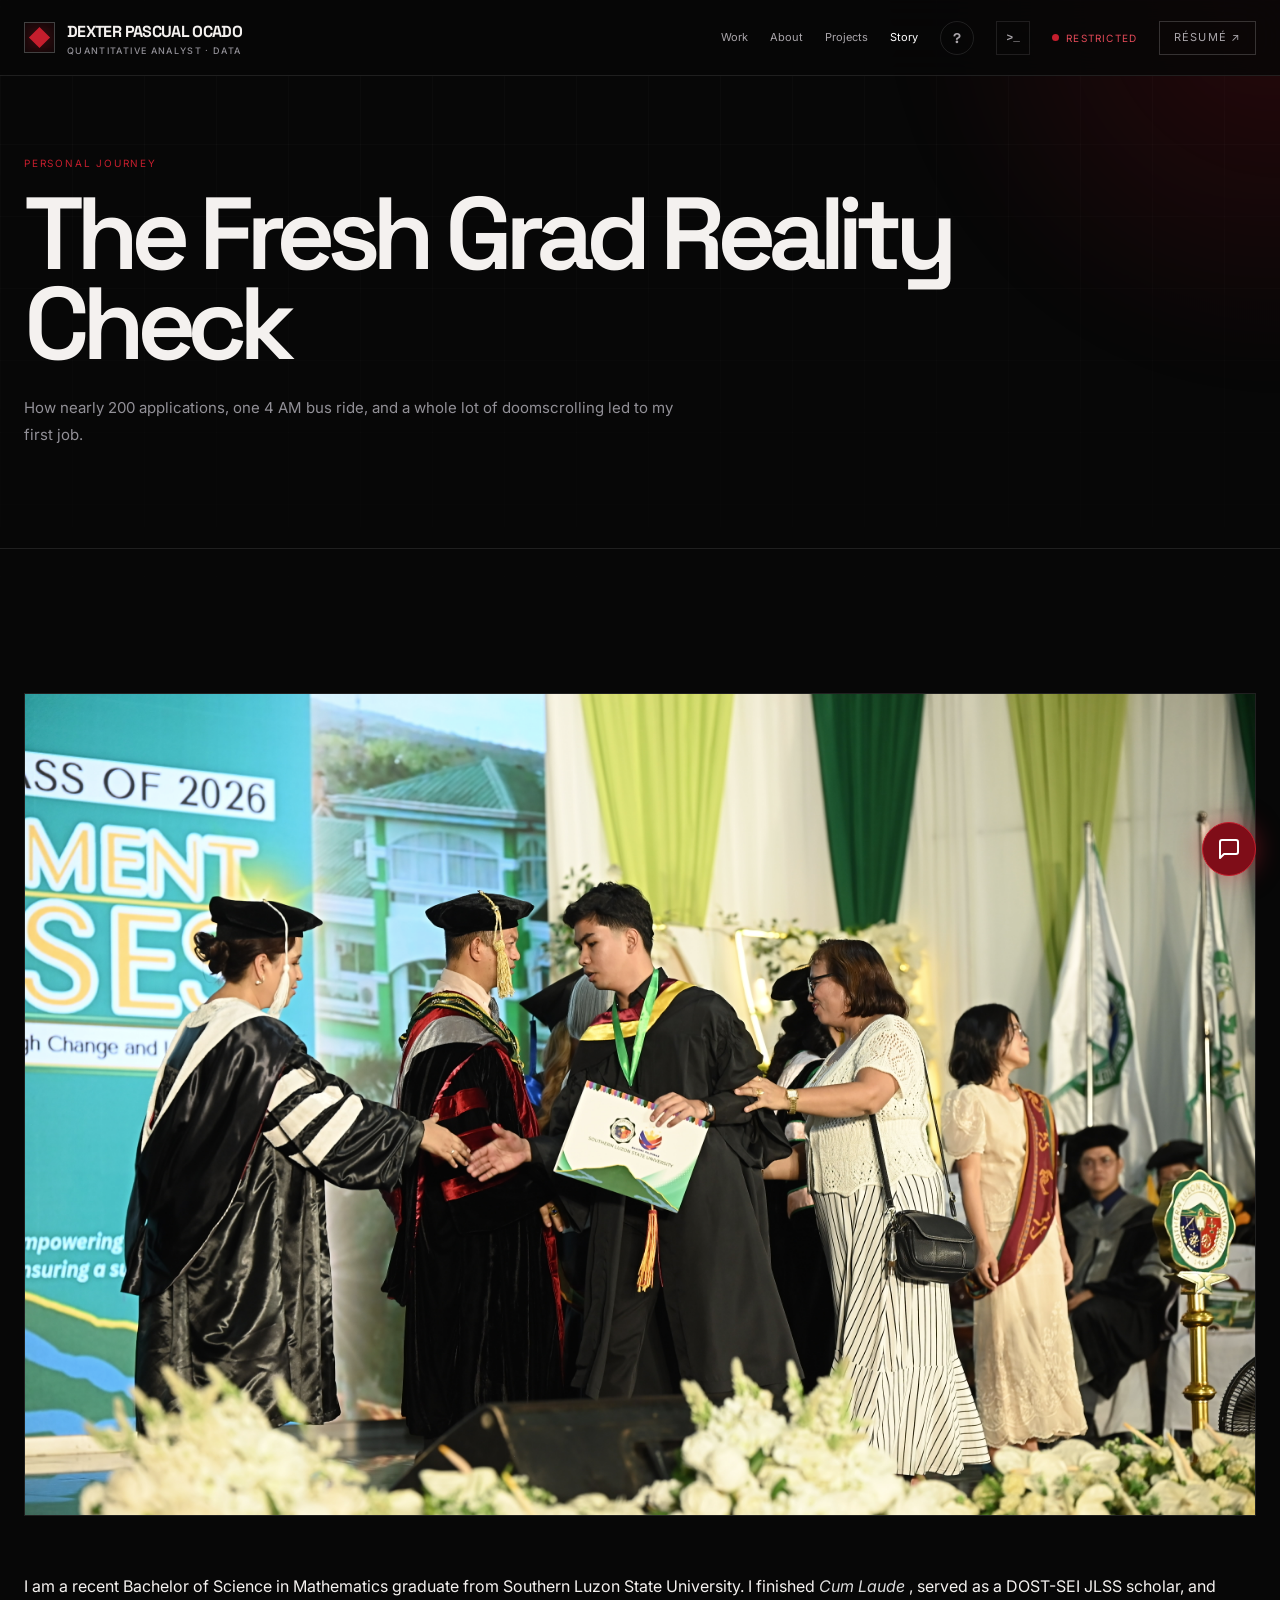
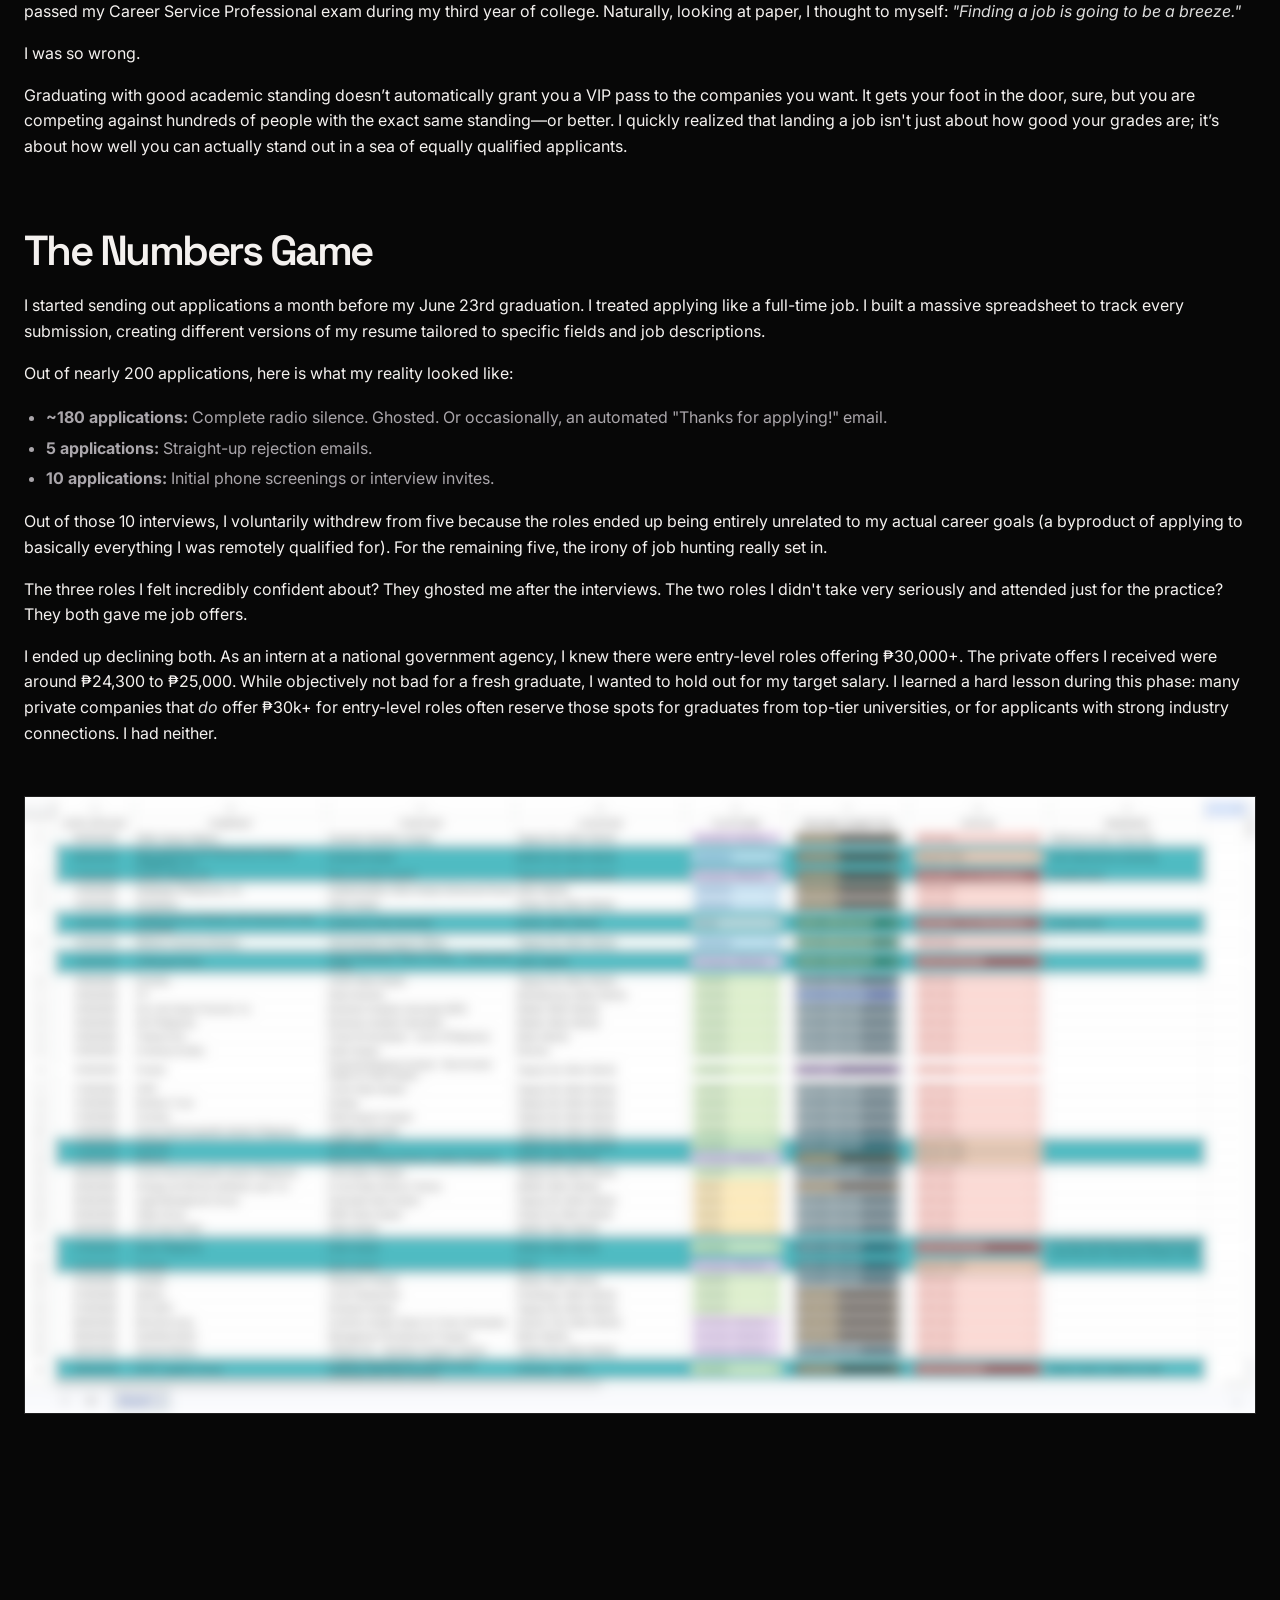
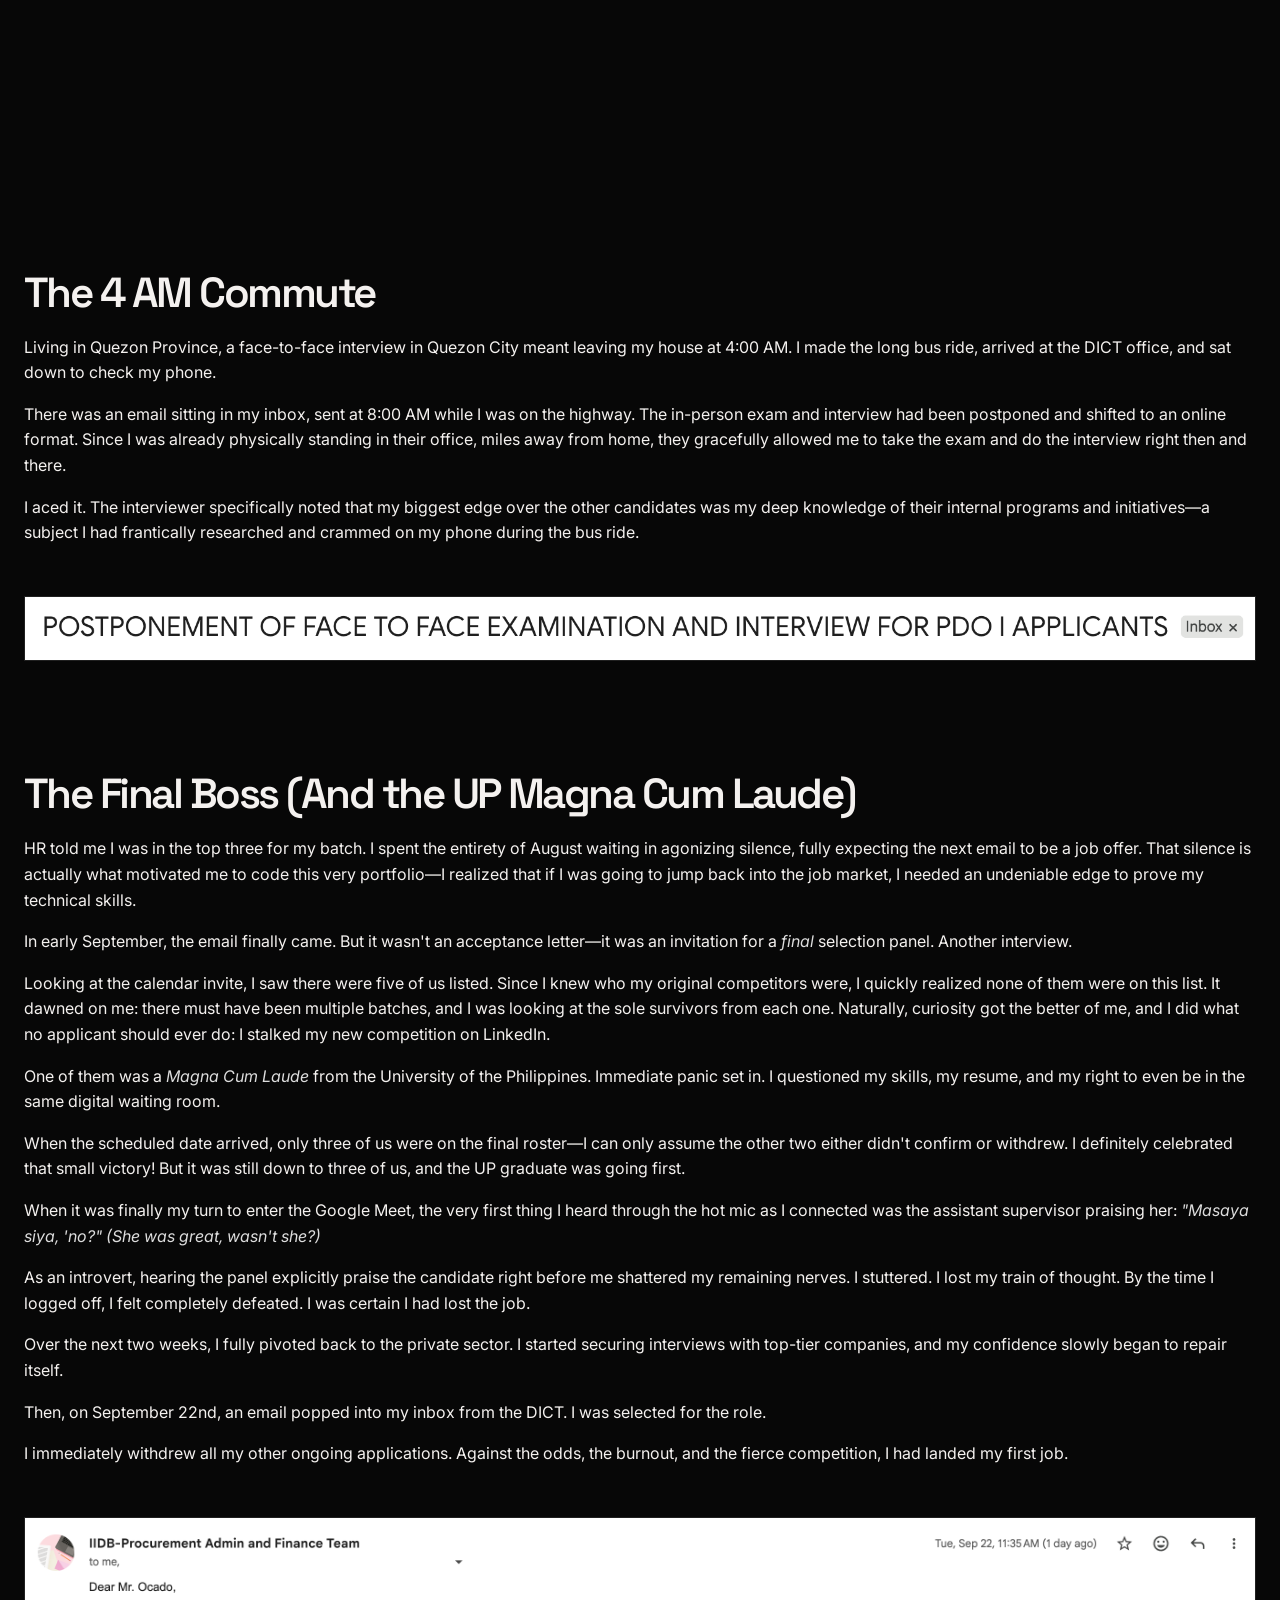
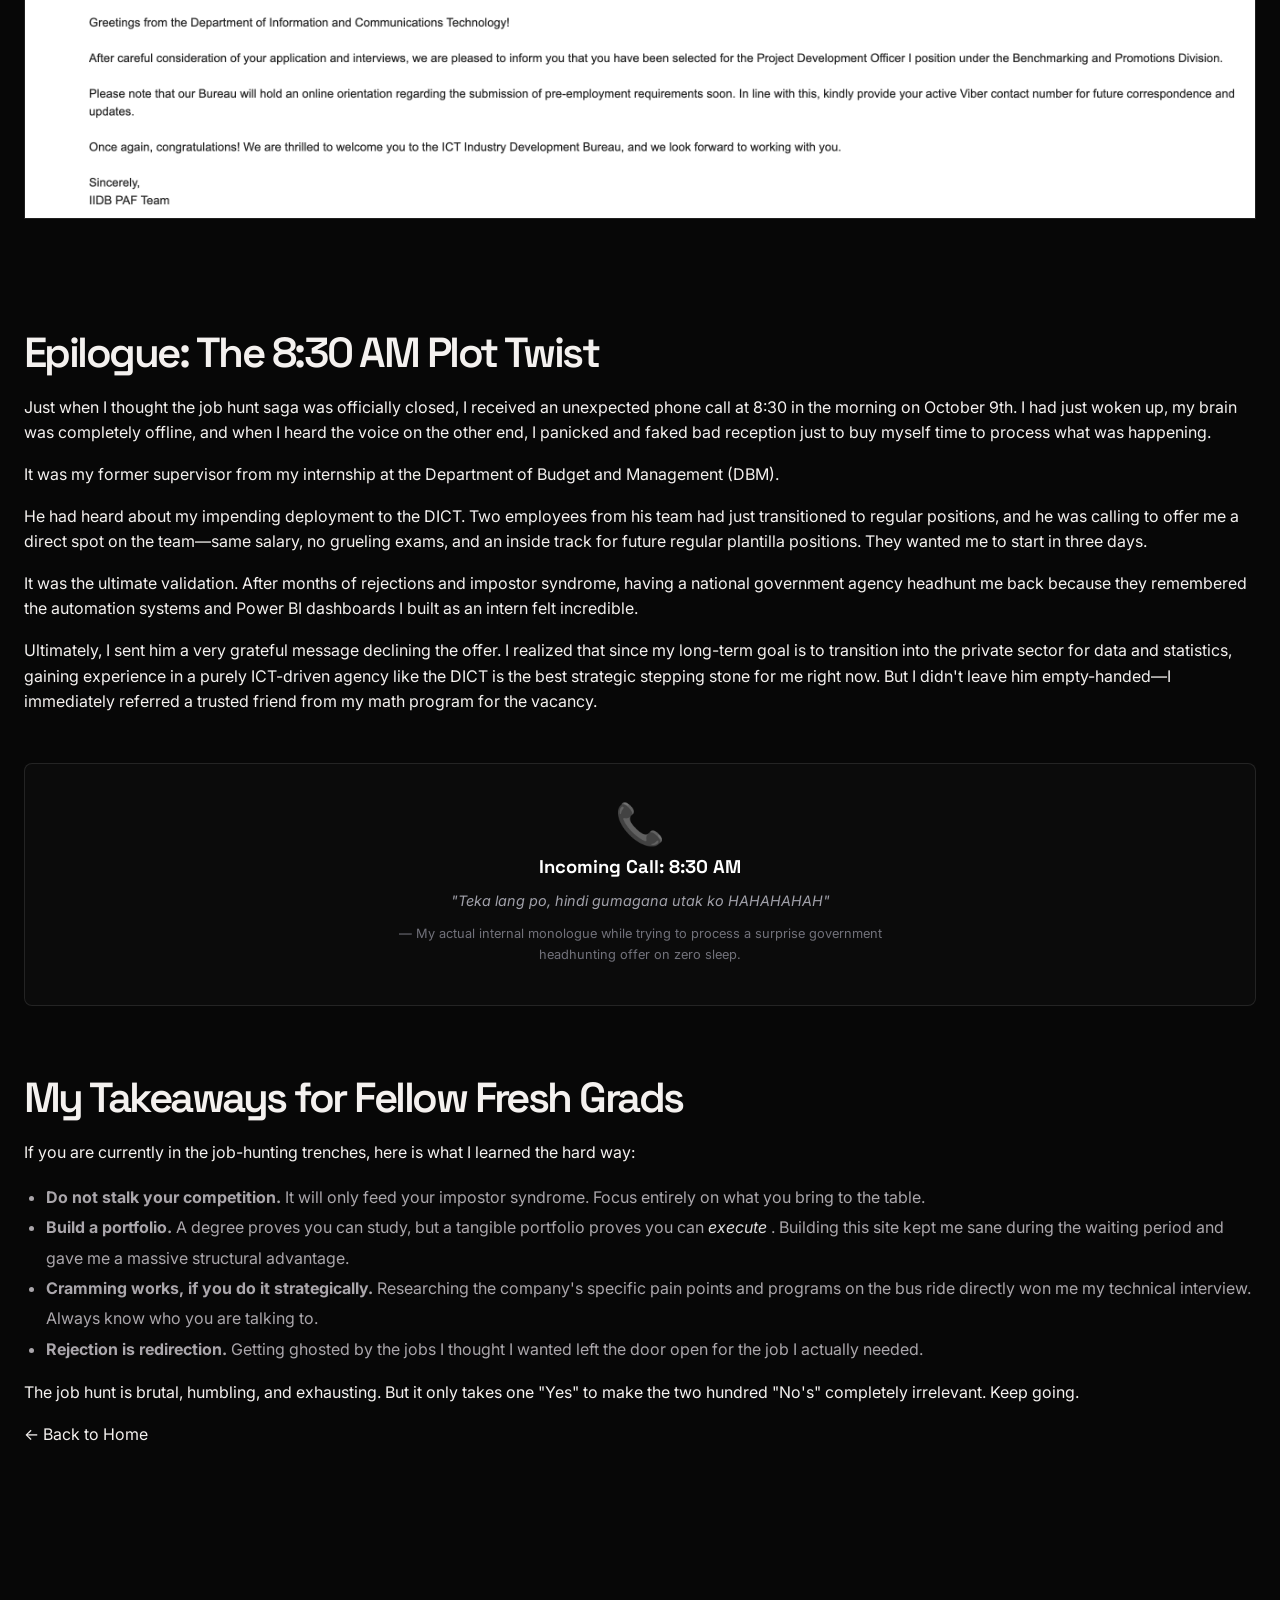
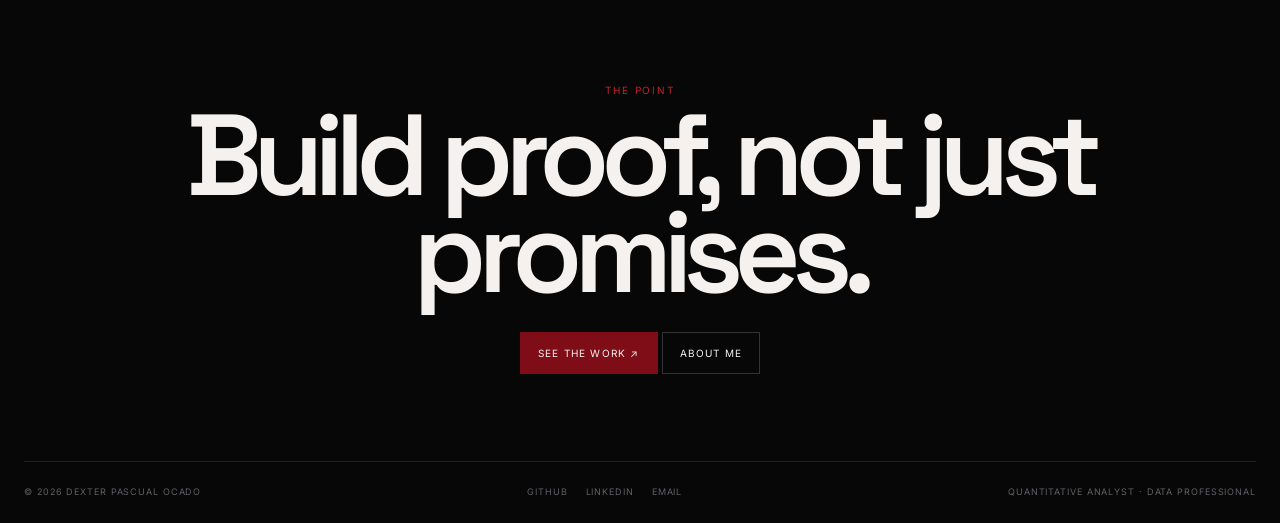
<file: job-hunt.html>
<!DOCTYPE html>
<html lang="en">
 <head>
  <meta charset="utf-8"/>
  <meta content="width=device-width,initial-scale=1" name="viewport"/>
  <meta content="How nearly 200 applications, one 4 AM bus ride, and a whole lot of doomscrolling led to my first job." name="description"/>
  <meta content="#070707" name="theme-color"/>
  <title>
   The Fresh Grad Reality Check &mdash; Dexter Pascual Ocado
  </title>
  <link href="img/logo-headerxfooter.png" rel="icon" type="image/png"/>
  <link href="css/site.css" rel="stylesheet"/>
  <link href="css/extras.css" rel="stylesheet"/>
 </head>
 <body>
  <header class="site-nav">
   <div class="wrap nav-inner">
    <a class="brand" href="alterego.html">
     <span class="brand-mark">
     </span>
     <span>
      DEXTER PASCUAL OCADO
      <small>
       Quantitative Analyst &middot; Data
      </small>
     </span>
    </a>
    <nav class="nav-links">
     <a href="alterego.html#work">Work</a>
     <a href="about.html">About</a>
     <a href="projects.html">Projects</a>
     <a class="active" href="job-hunt.html">Story</a>
     <a class="nav-why" href="index.html" aria-label="Why this version?" title="Why this version?"><span class="nav-why-icon" aria-hidden="true">?</span><span class="nav-why-label">Why this version?</span></a>
     <button aria-label="Open terminal" class="nav-term" data-term="" title="Terminal (press `)">&gt;_</button>
     <a class="nav-lock" href="restricted.html"><i></i>Restricted</a>
     <a class="nav-cta" href="Resume - Dexter Pascual Ocado.pdf" rel="noopener" target="_blank">R&eacute;sum&eacute; &nearrow;</a>
    </nav>
    <button aria-label="Menu" class="mobile-menu">
     ☰
    </button>
   </div>
  </header>
  <main>
   <section class="page-hero wrap reveal">
    <div class="kicker">
     Personal journey
    </div>
    <h1>
     The Fresh Grad Reality Check
    </h1>
    <p>
     How nearly 200 applications, one 4 AM bus ride, and a whole lot of doomscrolling led to my first job.
    </p>
   </section>
   <section class="section">
    <div class="wrap story">
     <div class="reveal">
      <img alt="Graduation Day" class="story-photo" src="img/grad.JPG"/>
      <p>
       I am a recent Bachelor of Science in Mathematics graduate from Southern Luzon State University. I finished
       <em>
        Cum Laude
       </em>
       , served as a DOST-SEI JLSS scholar, and passed my Career Service Professional exam during my third year of college. Naturally, looking at paper, I thought to myself:
       <em>
        "Finding a job is going to be a breeze."
       </em>
      </p>
      <p>
       I was so wrong.
      </p>
      <p>
       Graduating with good academic standing doesn&rsquo;t automatically grant you a VIP pass to the companies you want. It gets your foot in the door, sure, but you are competing against hundreds of people with the exact same standing&mdash;or better. I quickly realized that landing a job isn't just about how good your grades are; it&rsquo;s about how well you can actually stand out in a sea of equally qualified applicants.
      </p>
     </div>
     <div class="reveal">
      <h3>
       The Numbers Game
      </h3>
      <p>
       I started sending out applications a month before my June 23rd graduation. I treated applying like a full-time job. I built a massive spreadsheet to track every submission, creating different versions of my resume tailored to specific fields and job descriptions.
      </p>
      <p>
       Out of nearly 200 applications, here is what my reality looked like:
      </p>
      <ul class="reveal">
       <li>
        <strong>
         ~180 applications:
        </strong>
        Complete radio silence. Ghosted. Or occasionally, an automated "Thanks for applying!" email.
       </li>
       <li>
        <strong>
         5 applications:
        </strong>
        Straight-up rejection emails.
       </li>
       <li>
        <strong>
         10 applications:
        </strong>
        Initial phone screenings or interview invites.
       </li>
      </ul>
      <p>
       Out of those 10 interviews, I voluntarily withdrew from five because the roles ended up being entirely unrelated to my actual career goals (a byproduct of applying to basically everything I was remotely qualified for). For the remaining five, the irony of job hunting really set in.
      </p>
      <p>
       The three roles I felt incredibly confident about? They ghosted me after the interviews. The two roles I didn't take very seriously and attended just for the practice? They both gave me job offers.
      </p>
      <p>
       I ended up declining both. As an intern at a national government agency, I knew there were entry-level roles offering ₱30,000+. The private offers I received were around ₱24,300 to ₱25,000. While objectively not bad for a fresh graduate, I wanted to hold out for my target salary. I learned a hard lesson during this phase: many private companies that
       <em>
        do
       </em>
       offer ₱30k+ for entry-level roles often reserve those spots for graduates from top-tier universities, or for applicants with strong industry connections. I had neither.
      </p>
      <img alt="Job Application Tracker Spreadsheet" class="story-photo" src="img/sheet.png"/>
     </div>
     <div class="reveal">
      <h3>
       The Doomscroll That Changed Everything
      </h3>
      <p>
       By early June, I had stopped applying entirely. I figured I had cast a wide enough net and decided to just wait for July to see if anything bit. My days devolved into endless doomscrolling on TikTok and Facebook.
      </p>
      <p>
       One afternoon, while passively scrolling through a Facebook page dedicated to government job vacancies, a post caught my eye. The Department of Information and Communications Technology (DICT) was looking for a Project Development Officer I. The qualifications perfectly matched my background, and the deadline was literally the next day. I threw my resume into the ring at the last minute and went right back to scrolling.
      </p>
      <p>
       July arrived, and so did the DICT invitation for an initial interview. I passed, and they scheduled me for an in-person exam and a follow-up interview in late July at their central office.
      </p>
     </div>
     <div class="reveal">
      <h3>
       The 4 AM Commute
      </h3>
      <p>
       Living in Quezon Province, a face-to-face interview in Quezon City meant leaving my house at 4:00 AM. I made the long bus ride, arrived at the DICT office, and sat down to check my phone.
      </p>
      <p>
       There was an email sitting in my inbox, sent at 8:00 AM while I was on the highway. The in-person exam and interview had been postponed and shifted to an online format. Since I was already physically standing in their office, miles away from home, they gracefully allowed me to take the exam and do the interview right then and there.
      </p>
      <p>
       I aced it. The interviewer specifically noted that my biggest edge over the other candidates was my deep knowledge of their internal programs and initiatives&mdash;a subject I had frantically researched and crammed on my phone during the bus ride.
      </p>
      <img alt="Postponement Email during Commute" class="story-photo" src="img/postpone.png"/>
     </div>
     <div class="reveal">
      <h3>
       The Final Boss (And the UP Magna Cum Laude)
      </h3>
      <p>
       HR told me I was in the top three for my batch. I spent the entirety of August waiting in agonizing silence, fully expecting the next email to be a job offer. That silence is actually what motivated me to code this very portfolio&mdash;I realized that if I was going to jump back into the job market, I needed an undeniable edge to prove my technical skills.
      </p>
      <p>
       In early September, the email finally came. But it wasn't an acceptance letter&mdash;it was an invitation for a
       <em>
        final
       </em>
       selection panel. Another interview.
      </p>
      <p>
       Looking at the calendar invite, I saw there were five of us listed. Since I knew who my original competitors were, I quickly realized none of them were on this list. It dawned on me: there must have been multiple batches, and I was looking at the sole survivors from each one. Naturally, curiosity got the better of me, and I did what no applicant should ever do: I stalked my new competition on LinkedIn.
      </p>
      <p>
       One of them was a
       <em>
        Magna Cum Laude
       </em>
       from the University of the Philippines. Immediate panic set in. I questioned my skills, my resume, and my right to even be in the same digital waiting room.
      </p>
      <p>
       When the scheduled date arrived, only three of us were on the final roster&mdash;I can only assume the other two either didn't confirm or withdrew. I definitely celebrated that small victory! But it was still down to three of us, and the UP graduate was going first.
      </p>
      <p>
       When it was finally my turn to enter the Google Meet, the very first thing I heard through the hot mic as I connected was the assistant supervisor praising her:
       <em>
        "Masaya siya, 'no?" (She was great, wasn't she?)
       </em>
      </p>
      <p>
       As an introvert, hearing the panel explicitly praise the candidate right before me shattered my remaining nerves. I stuttered. I lost my train of thought. By the time I logged off, I felt completely defeated. I was certain I had lost the job.
      </p>
      <p>
       Over the next two weeks, I fully pivoted back to the private sector. I started securing interviews with top-tier companies, and my confidence slowly began to repair itself.
      </p>
      <p>
       Then, on September 22nd, an email popped into my inbox from the DICT. I was selected for the role.
      </p>
      <p>
       I immediately withdrew all my other ongoing applications. Against the odds, the burnout, and the fierce competition, I had landed my first job.
      </p>
      <img alt="DICT Acceptance Email" class="story-photo" src="img/accept.png"/>
     </div>

     <!-- NEW EPILOGUE SECTION WITH CUSTOM VISUAL -->
     <div class="reveal">
      <h3>
       Epilogue: The 8:30 AM Plot Twist
      </h3>
      <p>
       Just when I thought the job hunt saga was officially closed, I received an unexpected phone call at 8:30 in the morning on October 9th. I had just woken up, my brain was completely offline, and when I heard the voice on the other end, I panicked and faked bad reception just to buy myself time to process what was happening.
      </p>
      <p>
       It was my former supervisor from my internship at the Department of Budget and Management (DBM).
      </p>
      <p>
       He had heard about my impending deployment to the DICT. Two employees from his team had just transitioned to regular positions, and he was calling to offer me a direct spot on the team&mdash;same salary, no grueling exams, and an inside track for future regular plantilla positions. They wanted me to start in three days.
      </p>
      <p>
       It was the ultimate validation. After months of rejections and impostor syndrome, having a national government agency headhunt me back because they remembered the automation systems and Power BI dashboards I built as an intern felt incredible.
      </p>
      <p>
       Ultimately, I sent him a very grateful message declining the offer. I realized that since my long-term goal is to transition into the private sector for data and statistics, gaining experience in a purely ICT-driven agency like the DICT is the best strategic stepping stone for me right now. But I didn't leave him empty-handed&mdash;I immediately referred a trusted friend from my math program for the vacancy.
      </p>
      
      <!-- NEW VISUAL WIDGET (Replaces Image) -->
      <div style="border: 1px solid rgba(255,255,255,0.1); border-radius: 8px; padding: 2.5rem 2rem; margin: 3rem 0; text-align: center; background: rgba(255,255,255,0.02);">
          <div style="font-size: 2.5rem; margin-bottom: 0.5rem; line-height: 1;">📞</div>
          <div style="font-family: 'Space Grotesk', sans-serif; font-weight: 700; font-size: 1.15rem; margin-bottom: 0.5rem; color: #fff;">Incoming Call: 8:30 AM</div>
          <p style="margin: 0 auto; font-size: 0.9rem; color: #a1a1aa; font-style: italic; max-width: 500px;">
              "Teka lang po, hindi gumagana utak ko HAHAHAHAH"<br>
              <span style="display: block; margin-top: 0.75rem; font-size: 0.8rem; font-style: normal; color: #71717a;">— My actual internal monologue while trying to process a surprise government headhunting offer on zero sleep.</span>
          </p>
      </div>
     </div>

     <div class="reveal">
      <h3>
       My Takeaways for Fellow Fresh Grads
      </h3>
      <p>
       If you are currently in the job-hunting trenches, here is what I learned the hard way:
      </p>
      <ul class="reveal">
       <li>
        <strong>
         Do not stalk your competition.
        </strong>
        It will only feed your impostor syndrome. Focus entirely on what you bring to the table.
       </li>
       <li>
        <strong>
         Build a portfolio.
        </strong>
        A degree proves you can study, but a tangible portfolio proves you can
        <em>
         execute
        </em>
        . Building this site kept me sane during the waiting period and gave me a massive structural advantage.
       </li>
       <li>
        <strong>
         Cramming works, if you do it strategically.
        </strong>
        Researching the company's specific pain points and programs on the bus ride directly won me my technical interview. Always know who you are talking to.
       </li>
       <li>
        <strong>
         Rejection is redirection.
        </strong>
        Getting ghosted by the jobs I thought I wanted left the door open for the job I actually needed.
       </li>
      </ul>
      <p>
       The job hunt is brutal, humbling, and exhausting. But it only takes one "Yes" to make the two hundred "No's" completely irrelevant. Keep going.
      </p>
     </div>
     <div class="reveal">
      <a href="alterego.html">
       &larr; Back to Home
      </a>
     </div>
    </div>
   </section>
   <section class="contact wrap">
    <div class="reveal">
     <div class="kicker">
      The point
     </div>
     <h2>
      Build proof, not just promises.
     </h2>
     <p>
     </p>
     <a class="btn primary" href="projects.html">
      See the work &nearrow;
     </a>
     <a class="btn" href="about.html">
      About me
     </a>
    </div>
   </section>
  </main>
  <footer class="wrap footer">
   <span>
    &copy; 2026 Dexter Pascual Ocado
   </span>
   <span class="socials">
    <a href="https://github.com/OcadoDP" rel="noopener" target="_blank">
     GitHub
    </a>
    <a href="https://www.linkedin.com/in/ocadodexterp" rel="noopener" target="_blank">
     LinkedIn
    </a>
    <a href="mailto:ocadodexterp@gmail.com">
     Email
    </a>
   </span>
   <span>
    Quantitative Analyst &middot; Data Professional
   </span>
  </footer>
  <script src="js/site.js">
  </script>
 </body>
</html>
</file>
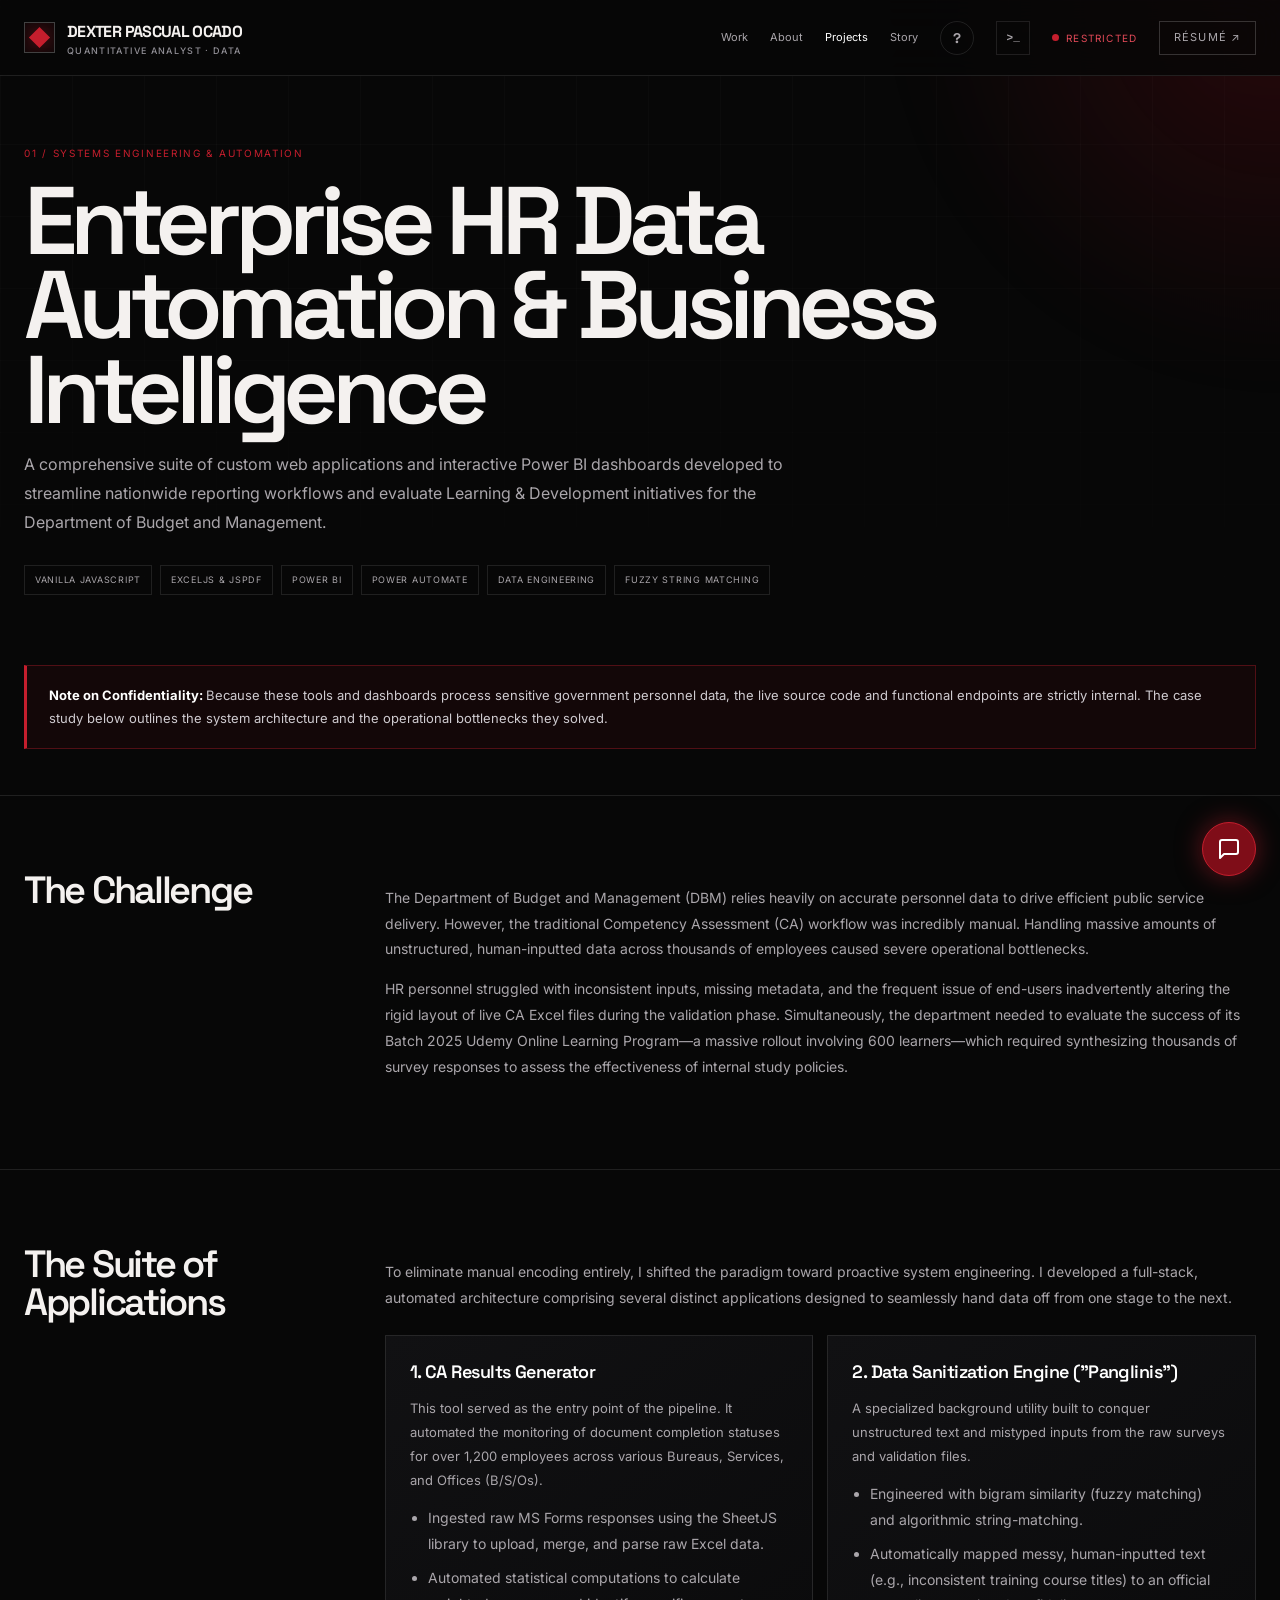
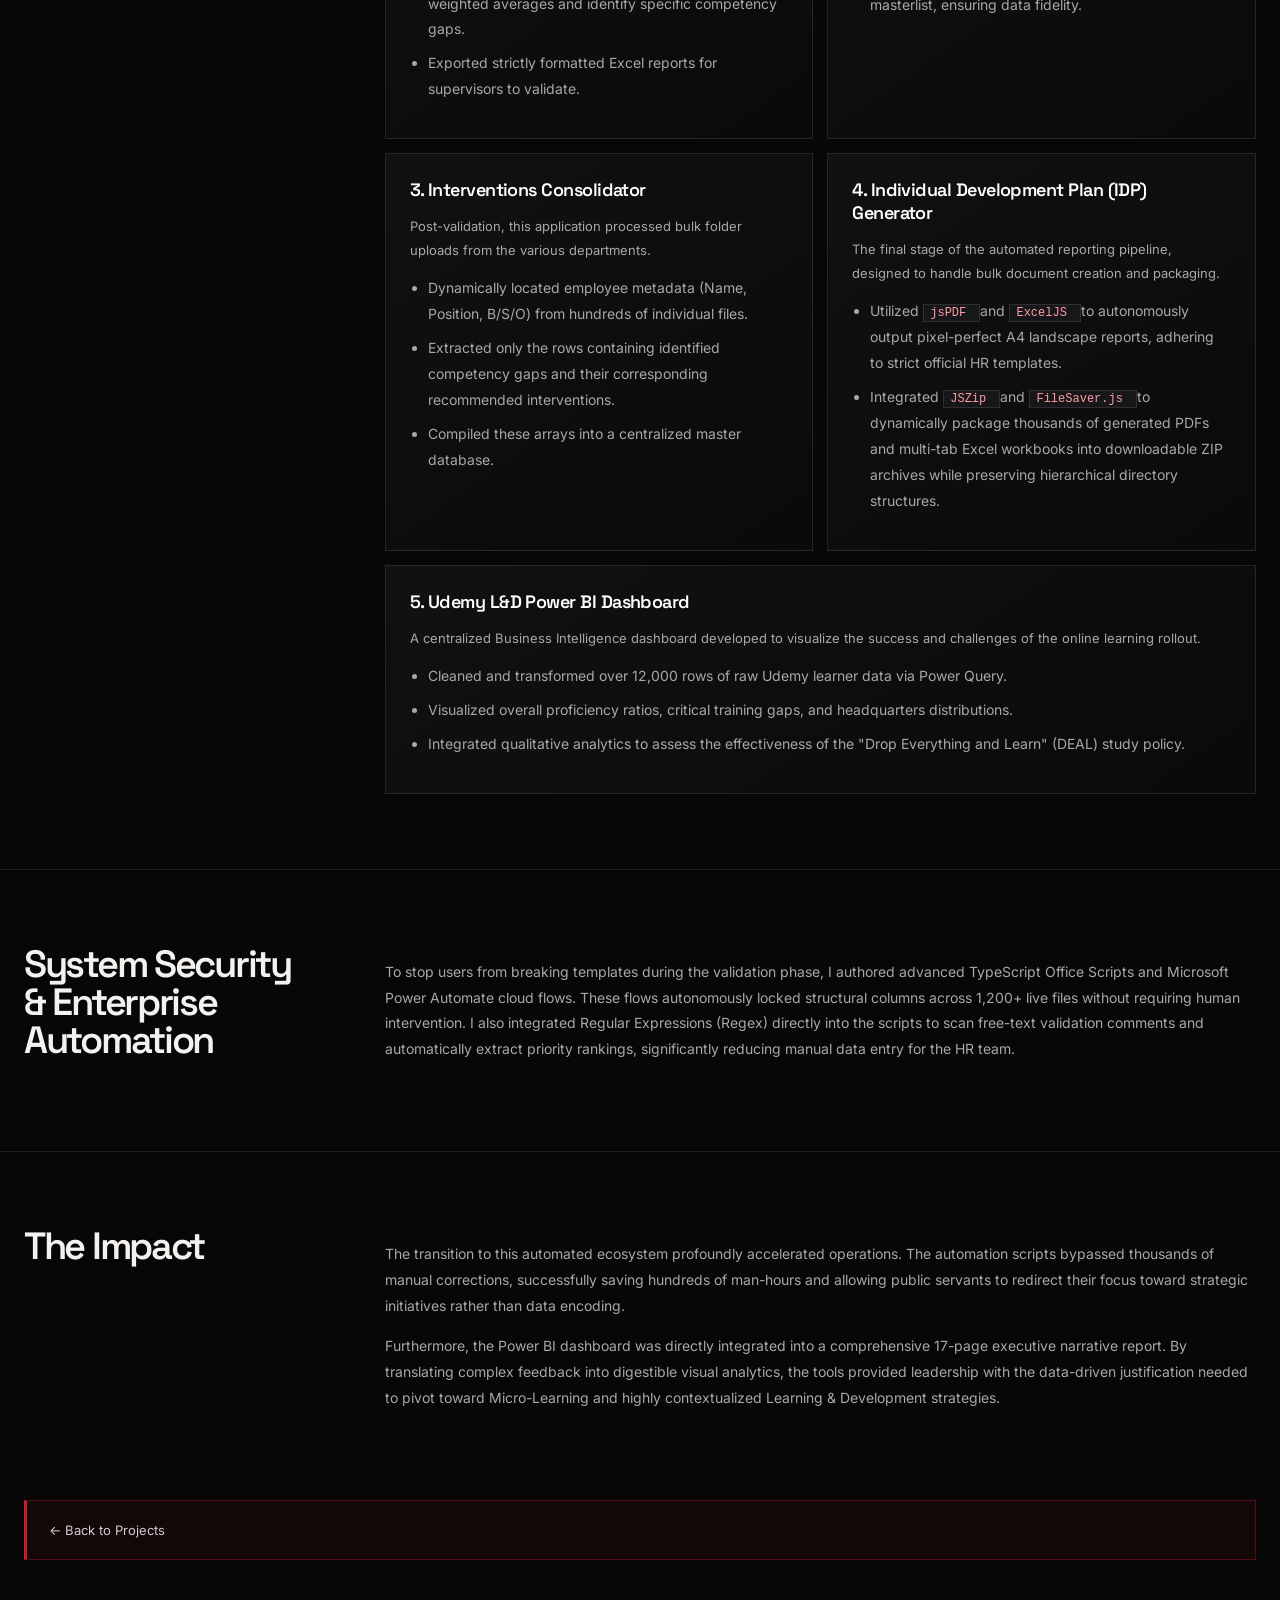
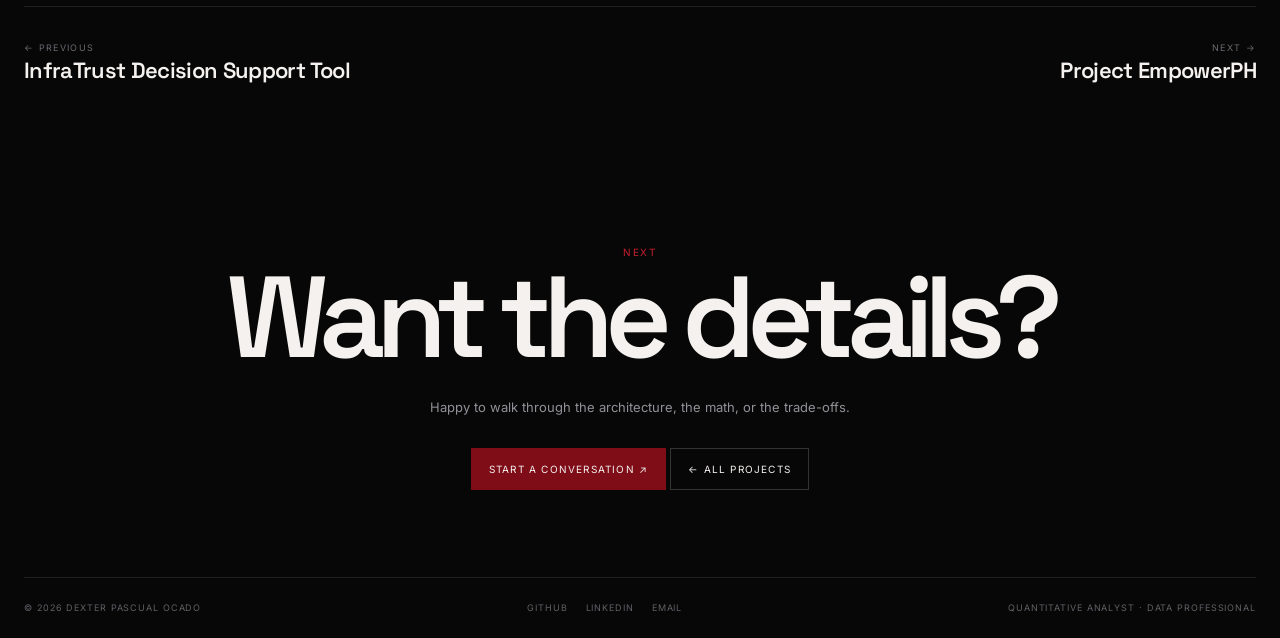
<file: project-dbm.html>
<!DOCTYPE html>
<html lang="en">
 <head>
  <meta charset="utf-8"/>
  <meta content="width=device-width,initial-scale=1" name="viewport"/>
  <meta content="A comprehensive suite of custom web applications and interactive Power BI dashboards developed to streamline nationwide reporting workflows and evalua" name="description"/>
  <meta content="#070707" name="theme-color"/>
  <title>
   Enterprise HR Data Automation &amp; Business Intelligence &mdash; Dexter Pascual Ocado
  </title>
  <link href="img/logo-headerxfooter.png" rel="icon" type="image/png"/>
  <link href="css/site.css" rel="stylesheet"/>
  <link href="css/extras.css" rel="stylesheet"/>
 </head>
 <body>
  <header class="site-nav">
   <div class="wrap nav-inner">
    <a class="brand" href="alterego.html">
     <span class="brand-mark">
     </span>
     <span>
      DEXTER PASCUAL OCADO
      <small>
       Quantitative Analyst &middot; Data
      </small>
     </span>
    </a>
    <nav class="nav-links">
     <a href="alterego.html#work">Work</a>
     <a href="about.html">About</a>
     <a class="active" href="projects.html">Projects</a>
     <a href="job-hunt.html">Story</a>
     <a class="nav-why" href="index.html" aria-label="Why this version?" title="Why this version?"><span class="nav-why-icon" aria-hidden="true">?</span><span class="nav-why-label">Why this version?</span></a>
     <button aria-label="Open terminal" class="nav-term" data-term="" title="Terminal (press `)">&gt;_</button>
     <a class="nav-lock" href="restricted.html"><i></i>Restricted</a>
     <a class="nav-cta" href="Resume - Dexter Pascual Ocado.pdf" rel="noopener" target="_blank">R&eacute;sum&eacute; &nearrow;</a>
    </nav>
    <button aria-label="Menu" class="mobile-menu">
     ☰
    </button>
   </div>
  </header>
  <main>
   <section class="case-hero wrap reveal">
    <div class="label">
     01 / Systems Engineering &amp; Automation
    </div>
    <h1>
     Enterprise HR Data Automation &amp; Business Intelligence
    </h1>
    <p class="lede">
     A comprehensive suite of custom web applications and interactive Power BI dashboards developed to streamline nationwide reporting workflows and evaluate Learning &amp; Development initiatives for the Department of Budget and Management.
    </p>
    <div class="case-meta">
     <span>
      Vanilla JavaScript
     </span>
     <span>
      ExcelJS &amp; jsPDF
     </span>
     <span>
      Power BI
     </span>
     <span>
      Power Automate
     </span>
     <span>
      Data Engineering
     </span>
     <span>
      Fuzzy String Matching
     </span>
    </div>
   </section>
   <section class="wrap reveal" style="padding-bottom:40px">
    <div class="note">
     <strong>
      Note on Confidentiality:
     </strong>
     Because these tools and dashboards process sensitive government personnel data, the live source code and functional endpoints are strictly internal. The case study below outlines the system architecture and the operational bottlenecks they solved.
    </div>
   </section>
   <section class="case-section">
    <div class="wrap case-grid reveal">
     <h2>
      The Challenge
     </h2>
     <div>
      <p>
       The Department of Budget and Management (DBM) relies heavily on accurate personnel data to drive efficient public service delivery. However, the traditional Competency Assessment (CA) workflow was incredibly manual. Handling massive amounts of unstructured, human-inputted data across thousands of employees caused severe operational bottlenecks.
      </p>
      <p>
       HR personnel struggled with inconsistent inputs, missing metadata, and the frequent issue of end-users inadvertently altering the rigid layout of live CA Excel files during the validation phase. Simultaneously, the department needed to evaluate the success of its Batch 2025 Udemy Online Learning Program&mdash;a massive rollout involving 600 learners&mdash;which required synthesizing thousands of survey responses to assess the effectiveness of internal study policies.
      </p>
     </div>
    </div>
   </section>
   <section class="case-section">
    <div class="wrap case-grid reveal">
     <h2>
      The Suite of Applications
     </h2>
     <div>
      <p>
       To eliminate manual encoding entirely, I shifted the paradigm toward proactive system engineering. I developed a full-stack, automated architecture comprising several distinct applications designed to seamlessly hand data off from one stage to the next.
      </p>
      <div class="app-grid">
       <div class="app-card">
        <div class="app-title">
         1. CA Results Generator
        </div>
        <p class="app-desc">
         This tool served as the entry point of the pipeline. It automated the monitoring of document completion statuses for over 1,200 employees across various Bureaus, Services, and Offices (B/S/Os).
        </p>
        <ul class="app-feature-list">
         <li>
          Ingested raw MS Forms responses using the SheetJS library to upload, merge, and parse raw Excel data.
         </li>
         <li>
          Automated statistical computations to calculate weighted averages and identify specific competency gaps.
         </li>
         <li>
          Exported strictly formatted Excel reports for supervisors to validate.
         </li>
        </ul>
       </div>
       <div class="app-card">
        <div class="app-title">
         2. Data Sanitization Engine ("Panglinis")
        </div>
        <p class="app-desc">
         A specialized background utility built to conquer unstructured text and mistyped inputs from the raw surveys and validation files.
        </p>
        <ul class="app-feature-list">
         <li>
          Engineered with bigram similarity (fuzzy matching) and algorithmic string-matching.
         </li>
         <li>
          Automatically mapped messy, human-inputted text (e.g., inconsistent training course titles) to an official masterlist, ensuring data fidelity.
         </li>
        </ul>
       </div>
       <div class="app-card">
        <div class="app-title">
         3. Interventions Consolidator
        </div>
        <p class="app-desc">
         Post-validation, this application processed bulk folder uploads from the various departments.
        </p>
        <ul class="app-feature-list">
         <li>
          Dynamically located employee metadata (Name, Position, B/S/O) from hundreds of individual files.
         </li>
         <li>
          Extracted only the rows containing identified competency gaps and their corresponding recommended interventions.
         </li>
         <li>
          Compiled these arrays into a centralized master database.
         </li>
        </ul>
       </div>
       <div class="app-card">
        <div class="app-title">
         4. Individual Development Plan (IDP) Generator
        </div>
        <p class="app-desc">
         The final stage of the automated reporting pipeline, designed to handle bulk document creation and packaging.
        </p>
        <ul class="app-feature-list">
         <li>
          Utilized
          <code>
           jsPDF
          </code>
          and
          <code>
           ExcelJS
          </code>
          to autonomously output pixel-perfect A4 landscape reports, adhering to strict official HR templates.
         </li>
         <li>
          Integrated
          <code>
           JSZip
          </code>
          and
          <code>
           FileSaver.js
          </code>
          to dynamically package thousands of generated PDFs and multi-tab Excel workbooks into downloadable ZIP archives while preserving hierarchical directory structures.
         </li>
        </ul>
       </div>
       <div class="app-card">
        <div class="app-title">
         5. Udemy L&amp;D Power BI Dashboard
        </div>
        <p class="app-desc">
         A centralized Business Intelligence dashboard developed to visualize the success and challenges of the online learning rollout.
        </p>
        <ul class="app-feature-list">
         <li>
          Cleaned and transformed over 12,000 rows of raw Udemy learner data via Power Query.
         </li>
         <li>
          Visualized overall proficiency ratios, critical training gaps, and headquarters distributions.
         </li>
         <li>
          Integrated qualitative analytics to assess the effectiveness of the "Drop Everything and Learn" (DEAL) study policy.
         </li>
        </ul>
       </div>
      </div>
     </div>
    </div>
   </section>
   <section class="case-section">
    <div class="wrap case-grid reveal">
     <h2>
      System Security &amp; Enterprise Automation
     </h2>
     <div>
      <p>
       To stop users from breaking templates during the validation phase, I authored advanced TypeScript Office Scripts and Microsoft Power Automate cloud flows. These flows autonomously locked structural columns across 1,200+ live files without requiring human intervention. I also integrated Regular Expressions (Regex) directly into the scripts to scan free-text validation comments and automatically extract priority rankings, significantly reducing manual data entry for the HR team.
      </p>
     </div>
    </div>
   </section>
   <section class="case-section">
    <div class="wrap case-grid reveal">
     <h2>
      The Impact
     </h2>
     <div>
      <p>
       The transition to this automated ecosystem profoundly accelerated operations. The automation scripts bypassed thousands of manual corrections, successfully saving hundreds of man-hours and allowing public servants to redirect their focus toward strategic initiatives rather than data encoding.
      </p>
      <p>
       Furthermore, the Power BI dashboard was directly integrated into a comprehensive 17-page executive narrative report. By translating complex feedback into digestible visual analytics, the tools provided leadership with the data-driven justification needed to pivot toward Micro-Learning and highly contextualized Learning &amp; Development strategies.
      </p>
     </div>
    </div>
   </section>
   <section class="wrap" style="padding:0 0 40px">
    <div class="note reveal">
     <a href="projects.html">
      &larr; Back to Projects
     </a>
    </div>
   </section>
   <section class="wrap">
    <div class="next-proj">
     <a href="project-infratrust.html">
      <small>
       &larr; Previous
      </small>
      <strong>
       InfraTrust Decision Support Tool
      </strong>
     </a>
     <a href="project-empower.html">
      <small>
       Next &rarr;
      </small>
      <strong>
       Project EmpowerPH
      </strong>
     </a>
    </div>
   </section>
   <section class="contact wrap">
    <div class="reveal">
     <div class="kicker">
      Next
     </div>
     <h2>
      Want the details?
     </h2>
     <p>
      Happy to walk through the architecture, the math, or the trade-offs.
     </p>
     <a class="btn primary" href="mailto:ocadodexterp@gmail.com">
      Start a conversation &nearrow;
     </a>
     <a class="btn" href="projects.html">
      &larr; All projects
     </a>
    </div>
   </section>
  </main>
  <footer class="wrap footer">
   <span>
    &copy; 2026 Dexter Pascual Ocado
   </span>
   <span class="socials">
    <a href="https://github.com/OcadoDP" rel="noopener" target="_blank">
     GitHub
    </a>
    <a href="https://www.linkedin.com/in/ocadodexterp" rel="noopener" target="_blank">
     LinkedIn
    </a>
    <a href="mailto:ocadodexterp@gmail.com">
     Email
    </a>
   </span>
   <span>
    Quantitative Analyst &middot; Data Professional
   </span>
  </footer>
  <script src="js/site.js">
  </script>
 </body>
</html>
</file>
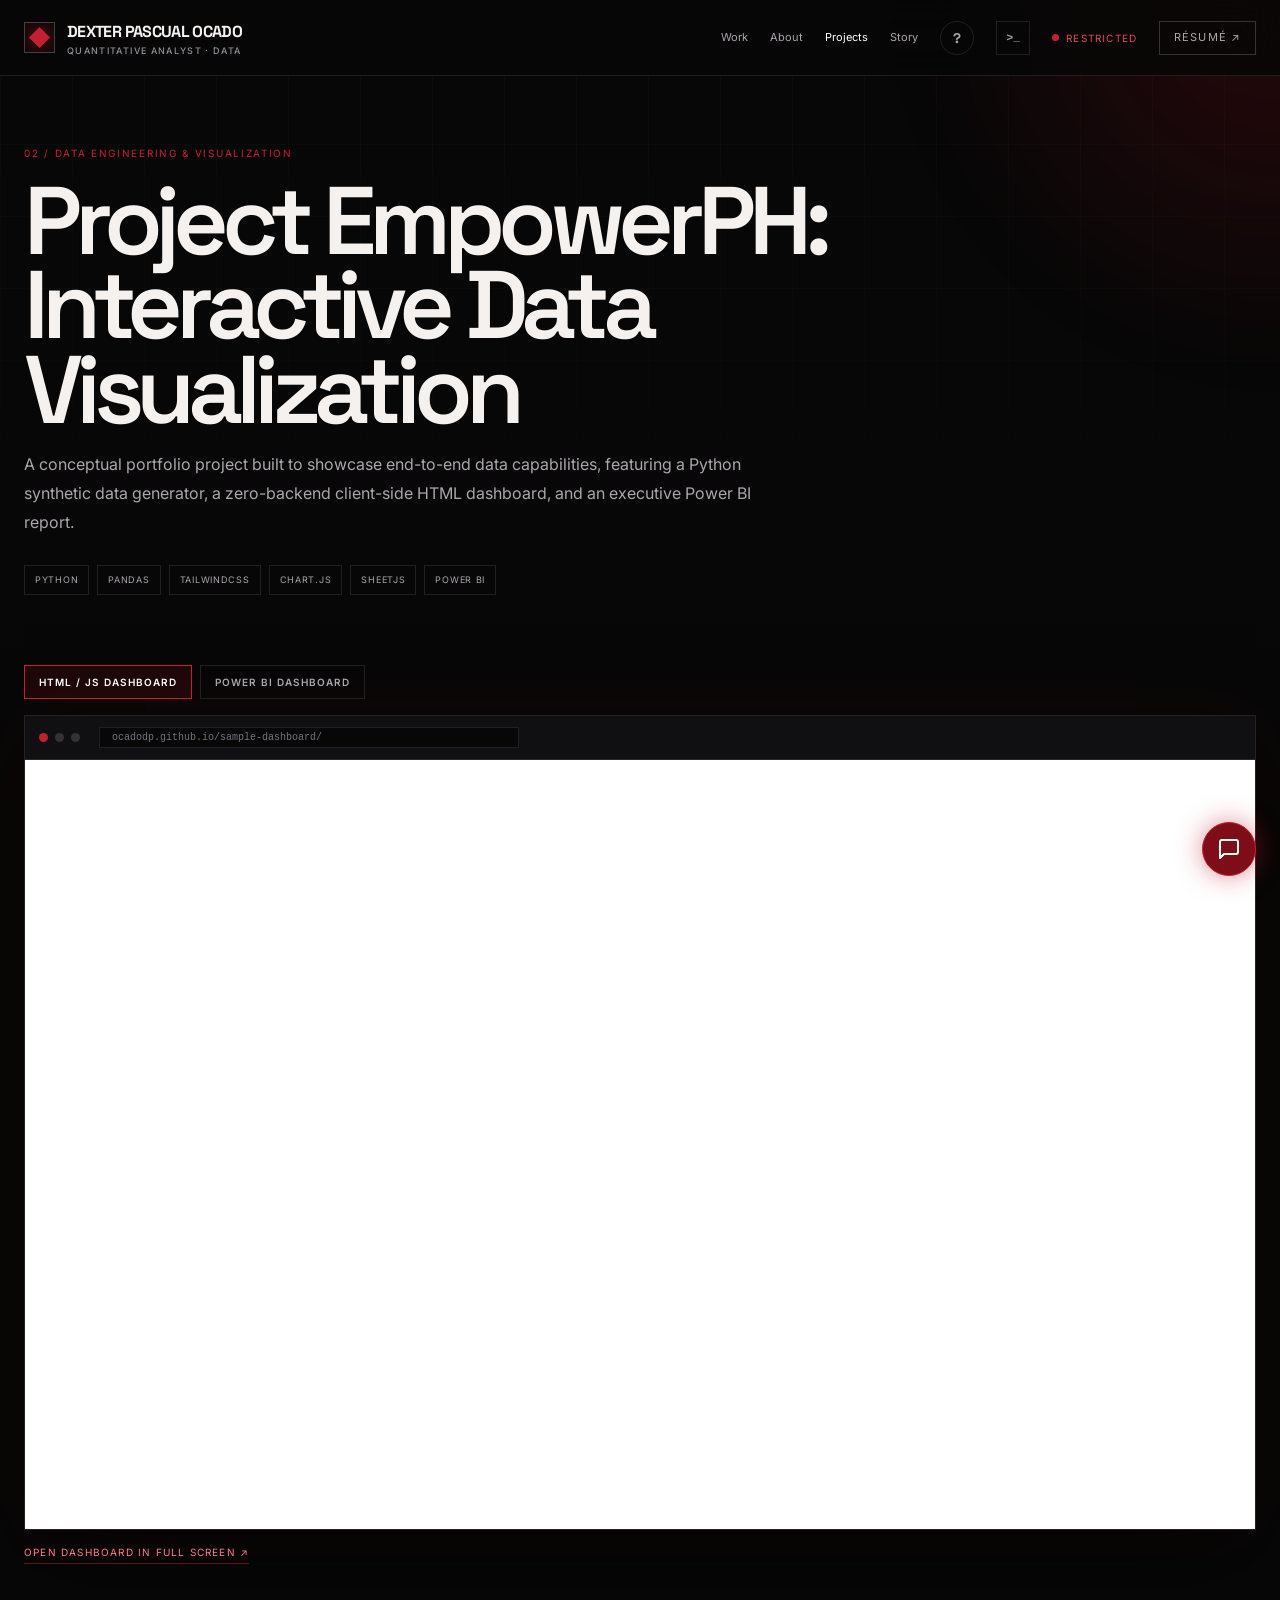
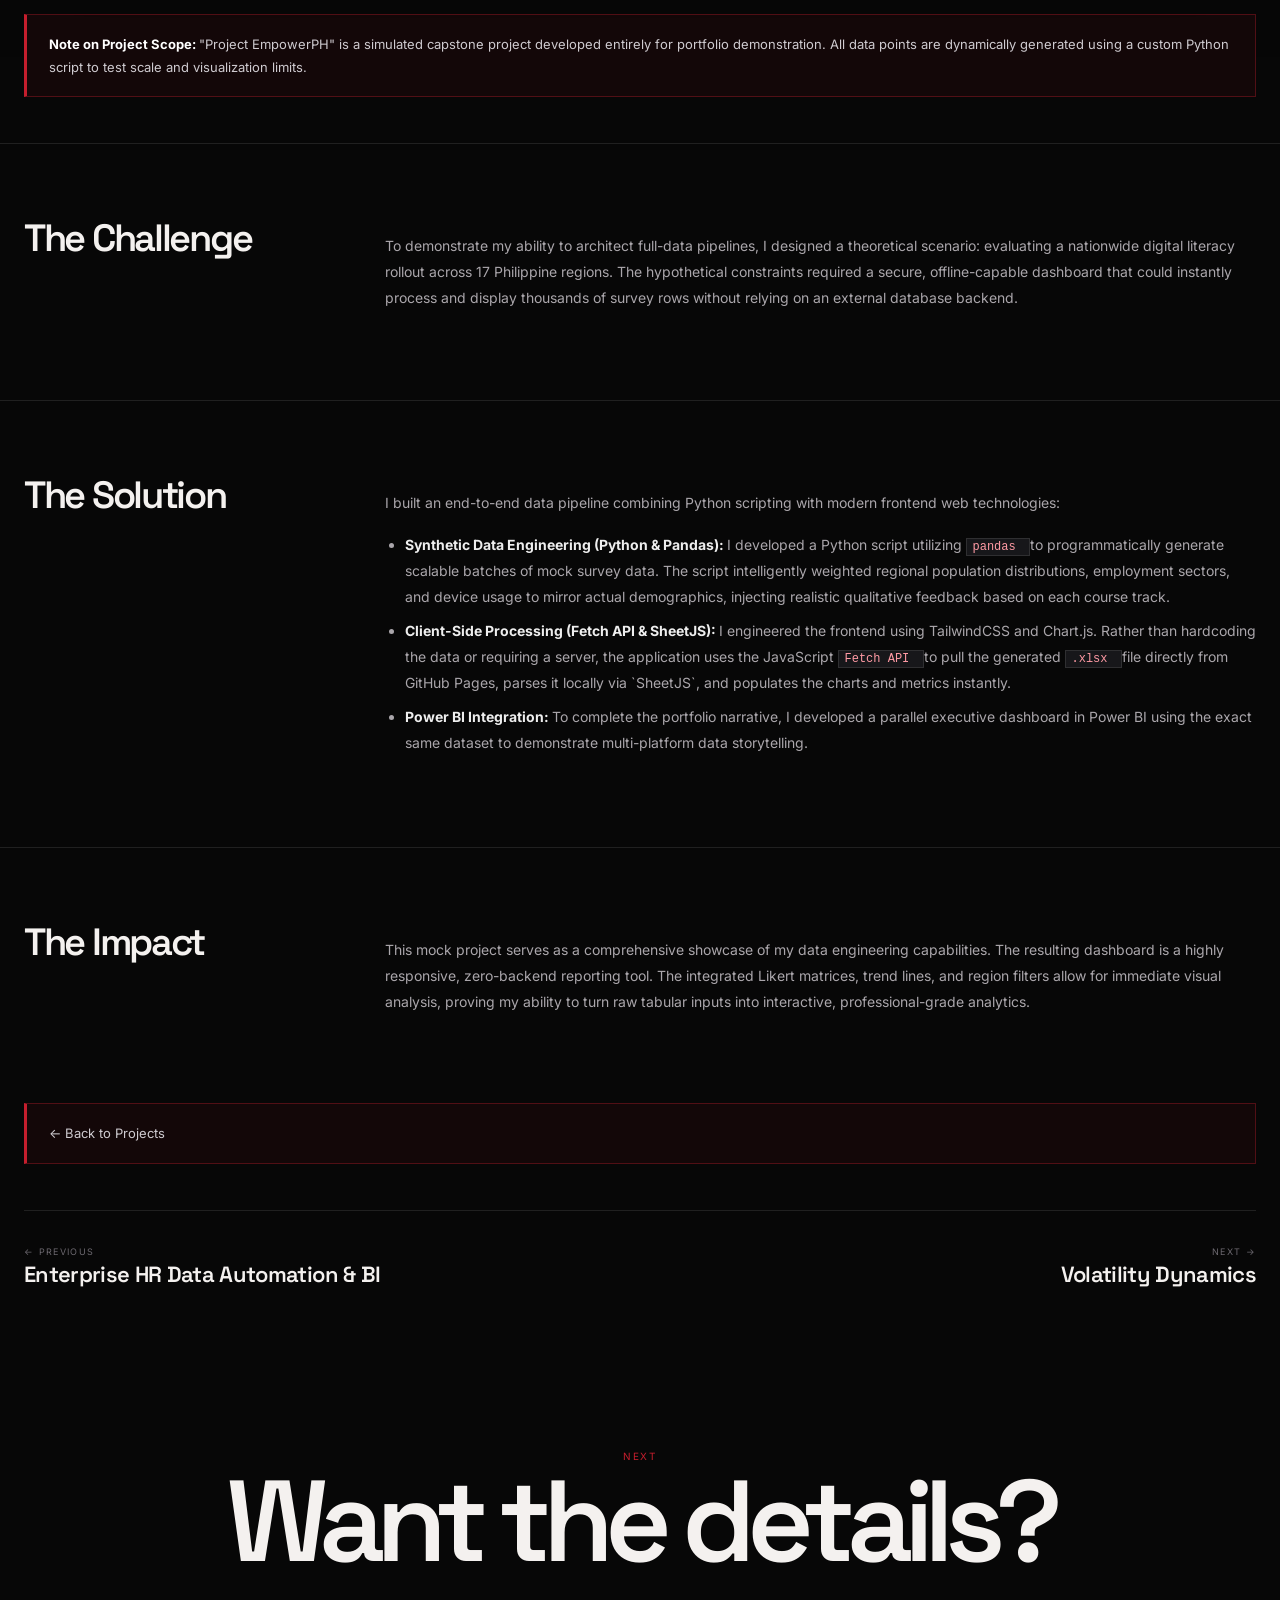
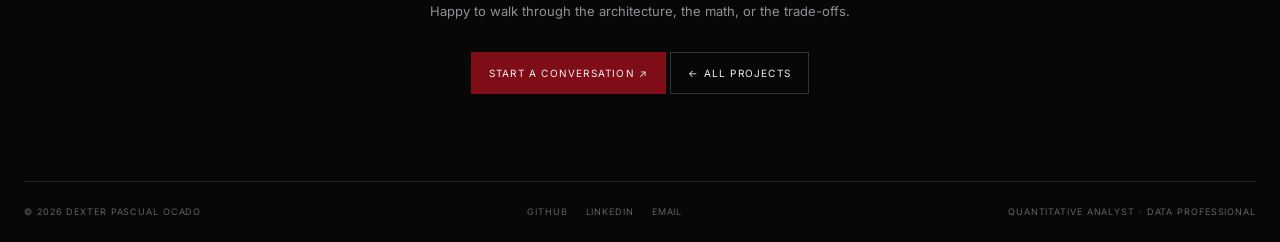
<file: project-empower.html>
<!DOCTYPE html>
<html lang="en">
 <head>
  <meta charset="utf-8"/>
  <meta content="width=device-width,initial-scale=1" name="viewport"/>
  <meta content="A conceptual portfolio project built to showcase end-to-end data capabilities, featuring a Python synthetic data generator, a zero-backend client-side" name="description"/>
  <meta content="#070707" name="theme-color"/>
  <title>
   Project EmpowerPH: Interactive Data Visualization &mdash; Dexter Pascual Ocado
  </title>
  <link href="img/logo-headerxfooter.png" rel="icon" type="image/png"/>
  <link href="css/site.css" rel="stylesheet"/>
  <link href="css/extras.css" rel="stylesheet"/>
 </head>
 <body>
  <header class="site-nav">
   <div class="wrap nav-inner">
    <a class="brand" href="alterego.html">
     <span class="brand-mark">
     </span>
     <span>
      DEXTER PASCUAL OCADO
      <small>
       Quantitative Analyst &middot; Data
      </small>
     </span>
    </a>
    <nav class="nav-links">
     <a href="alterego.html#work">Work</a>
     <a href="about.html">About</a>
     <a class="active" href="projects.html">Projects</a>
     <a href="job-hunt.html">Story</a>
     <a class="nav-why" href="index.html" aria-label="Why this version?" title="Why this version?"><span class="nav-why-icon" aria-hidden="true">?</span><span class="nav-why-label">Why this version?</span></a>
     <button aria-label="Open terminal" class="nav-term" data-term="" title="Terminal (press `)">&gt;_</button>
     <a class="nav-lock" href="restricted.html"><i></i>Restricted</a>
     <a class="nav-cta" href="Resume - Dexter Pascual Ocado.pdf" rel="noopener" target="_blank">R&eacute;sum&eacute; &nearrow;</a>
    </nav>
    <button aria-label="Menu" class="mobile-menu">
     ☰
    </button>
   </div>
  </header>
  <main>
   <section class="case-hero wrap reveal">
    <div class="label">
     02 / Data Engineering &amp; Visualization
    </div>
    <h1>
     Project EmpowerPH: Interactive Data Visualization
    </h1>
    <p class="lede">
     A conceptual portfolio project built to showcase end-to-end data capabilities, featuring a Python synthetic data generator, a zero-backend client-side HTML dashboard, and an executive Power BI report.
    </p>
    <div class="case-meta">
     <span>
      Python
     </span>
     <span>
      Pandas
     </span>
     <span>
      TailwindCSS
     </span>
     <span>
      Chart.js
     </span>
     <span>
      SheetJS
     </span>
     <span>
      Power BI
     </span>
    </div>
   </section>
   <section class="wrap reveal" style="padding-bottom:50px">
    <div class="demo-switch">
     <button class="active" data-show="html">
      HTML / JS Dashboard
     </button>
     <button data-show="bi">
      Power BI Dashboard
     </button>
    </div>
    <div data-pane="html">
     <div class="browser">
      <div class="browser-bar">
       <i>
       </i>
       <i>
       </i>
       <i>
       </i>
       <span class="browser-url">
        ocadodp.github.io/sample-dashboard/
       </span>
      </div>
      <div class="browser-body">
       <iframe loading="lazy" src="https://ocadodp.github.io/sample-dashboard/" title="EmpowerPH live dashboard">
       </iframe>
      </div>
     </div>
    </div>
    <div class="hidden" data-pane="bi">
     <div class="placeholder">
      <div>
       <h3>
        Power BI Executive Dashboard
       </h3>
       <p>
        Built on the exact same synthetic dataset to evaluate cross-filtering, metric card roll-ups, and enterprise layout standards.
       </p>
       <span class="tag">
        Embedding placeholder
       </span>
      </div>
     </div>
    </div>
    <a class="ext-link" href="https://ocadodp.github.io/sample-dashboard/" id="ext-link" rel="noopener" target="_blank">
     Open dashboard in full screen &nearrow;
    </a>
   </section>
   <section class="wrap" style="padding:0 0 40px">
    <div class="note reveal">
     <strong>
      Note on Project Scope:
     </strong>
     "Project EmpowerPH" is a simulated capstone project developed entirely for portfolio demonstration. All data points are dynamically generated using a custom Python script to test scale and visualization limits.
    </div>
   </section>
   <section class="case-section">
    <div class="wrap case-grid reveal">
     <h2>
      The Challenge
     </h2>
     <div>
      <p>
       To demonstrate my ability to architect full-data pipelines, I designed a theoretical scenario: evaluating a nationwide digital literacy rollout across 17 Philippine regions. The hypothetical constraints required a secure, offline-capable dashboard that could instantly process and display thousands of survey rows without relying on an external database backend.
      </p>
     </div>
    </div>
   </section>
   <section class="case-section">
    <div class="wrap case-grid reveal">
     <h2>
      The Solution
     </h2>
     <div>
      <p>
       I built an end-to-end data pipeline combining Python scripting with modern frontend web technologies:
      </p>
      <ul>
       <li>
        <strong>
         Synthetic Data Engineering (Python &amp; Pandas):
        </strong>
        I developed a Python script utilizing
        <code>
         pandas
        </code>
        to programmatically generate scalable batches of mock survey data. The script intelligently weighted regional population distributions, employment sectors, and device usage to mirror actual demographics, injecting realistic qualitative feedback based on each course track.
       </li>
       <li>
        <strong>
         Client-Side Processing (Fetch API &amp; SheetJS):
        </strong>
        I engineered the frontend using TailwindCSS and Chart.js. Rather than hardcoding the data or requiring a server, the application uses the JavaScript
        <code>
         Fetch API
        </code>
        to pull the generated
        <code>
         .xlsx
        </code>
        file directly from GitHub Pages, parses it locally via `SheetJS`, and populates the charts and metrics instantly.
       </li>
       <li>
        <strong>
         Power BI Integration:
        </strong>
        To complete the portfolio narrative, I developed a parallel executive dashboard in Power BI using the exact same dataset to demonstrate multi-platform data storytelling.
       </li>
      </ul>
     </div>
    </div>
   </section>
   <section class="case-section">
    <div class="wrap case-grid reveal">
     <h2>
      The Impact
     </h2>
     <div>
      <p>
       This mock project serves as a comprehensive showcase of my data engineering capabilities. The resulting dashboard is a highly responsive, zero-backend reporting tool. The integrated Likert matrices, trend lines, and region filters allow for immediate visual analysis, proving my ability to turn raw tabular inputs into interactive, professional-grade analytics.
      </p>
     </div>
    </div>
   </section>
   <section class="wrap" style="padding:0 0 40px">
    <div class="note reveal">
     <a href="projects.html">
      &larr; Back to Projects
     </a>
    </div>
   </section>
   <section class="wrap">
    <div class="next-proj">
     <a href="project-dbm.html">
      <small>
       &larr; Previous
      </small>
      <strong>
       Enterprise HR Data Automation &amp; BI
      </strong>
     </a>
     <a href="project-volatility.html">
      <small>
       Next &rarr;
      </small>
      <strong>
       Volatility Dynamics
      </strong>
     </a>
    </div>
   </section>
   <section class="contact wrap">
    <div class="reveal">
     <div class="kicker">
      Next
     </div>
     <h2>
      Want the details?
     </h2>
     <p>
      Happy to walk through the architecture, the math, or the trade-offs.
     </p>
     <a class="btn primary" href="mailto:ocadodexterp@gmail.com">
      Start a conversation &nearrow;
     </a>
     <a class="btn" href="projects.html">
      &larr; All projects
     </a>
    </div>
   </section>
  </main>
  <footer class="wrap footer">
   <span>
    &copy; 2026 Dexter Pascual Ocado
   </span>
   <span class="socials">
    <a href="https://github.com/OcadoDP" rel="noopener" target="_blank">
     GitHub
    </a>
    <a href="https://www.linkedin.com/in/ocadodexterp" rel="noopener" target="_blank">
     LinkedIn
    </a>
    <a href="mailto:ocadodexterp@gmail.com">
     Email
    </a>
   </span>
   <span>
    Quantitative Analyst &middot; Data Professional
   </span>
  </footer>
  <script src="js/site.js">
  </script>
 </body>
</html>
</file>
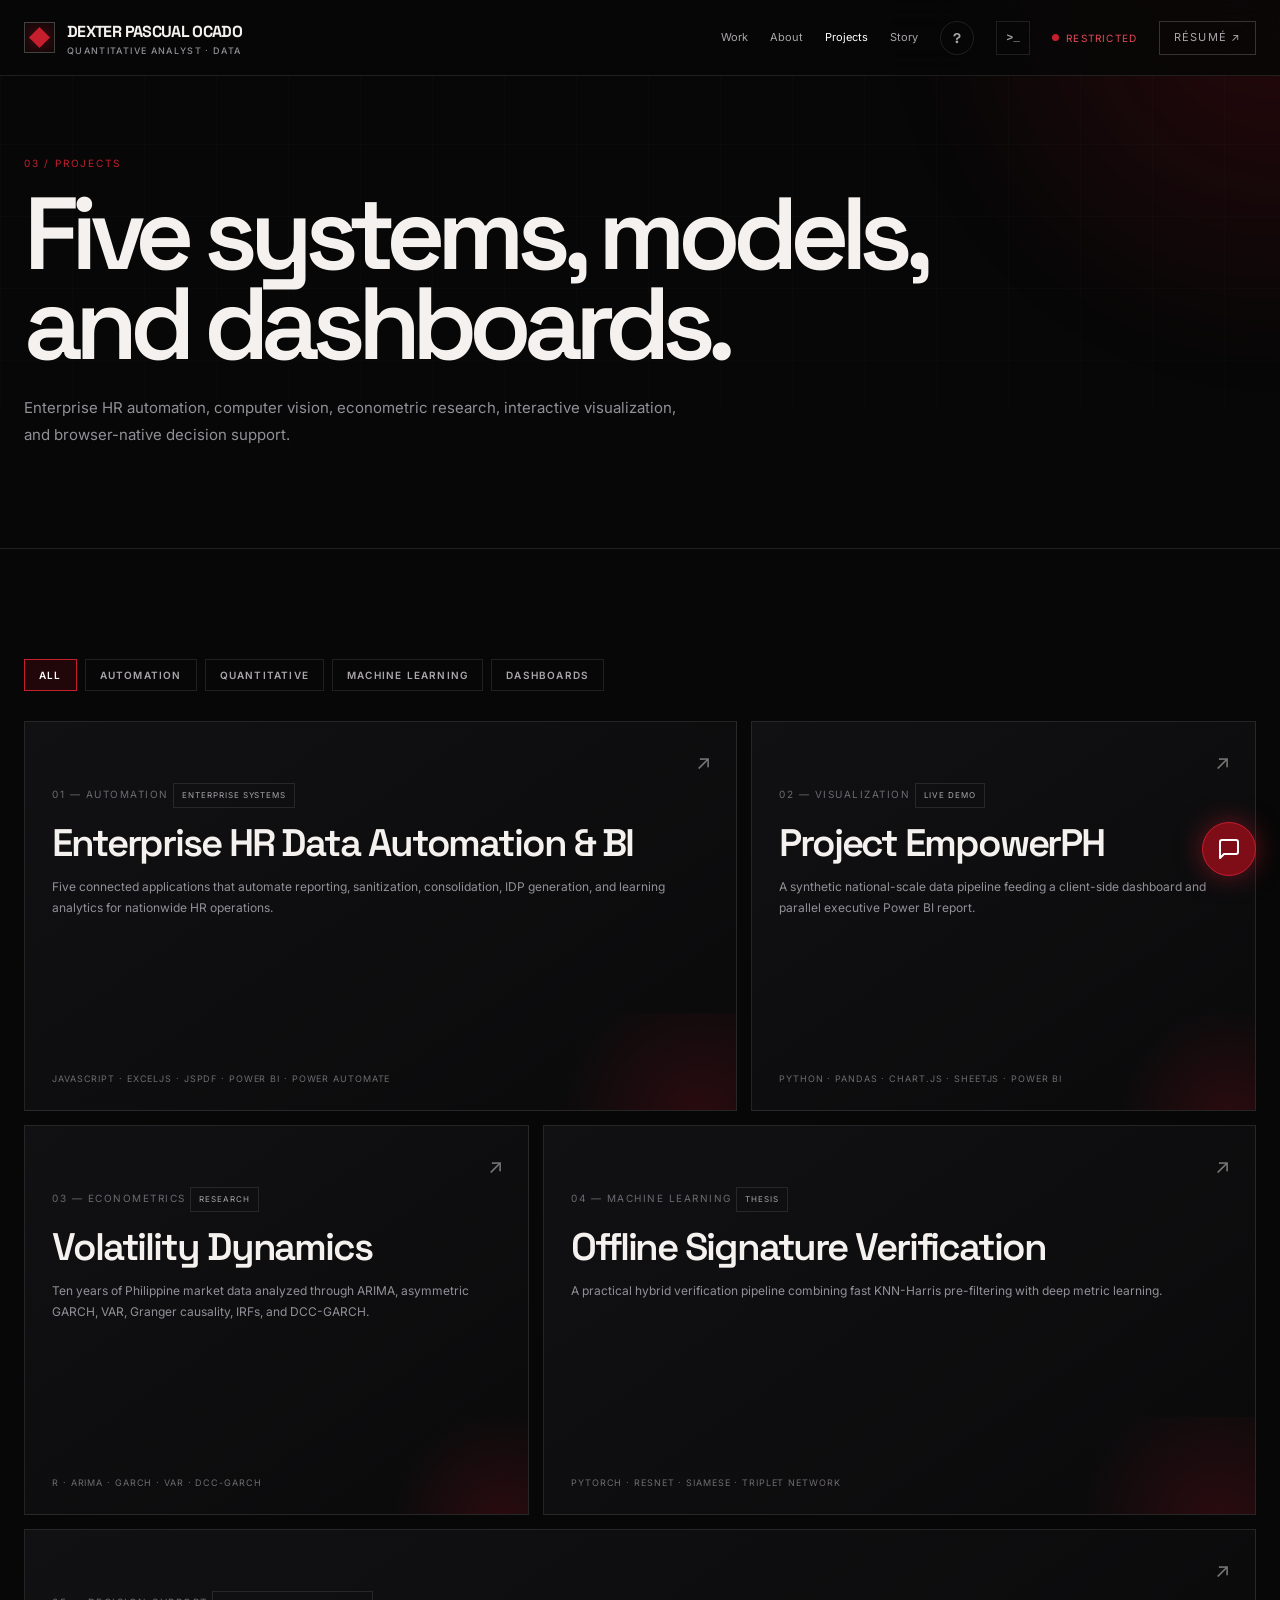
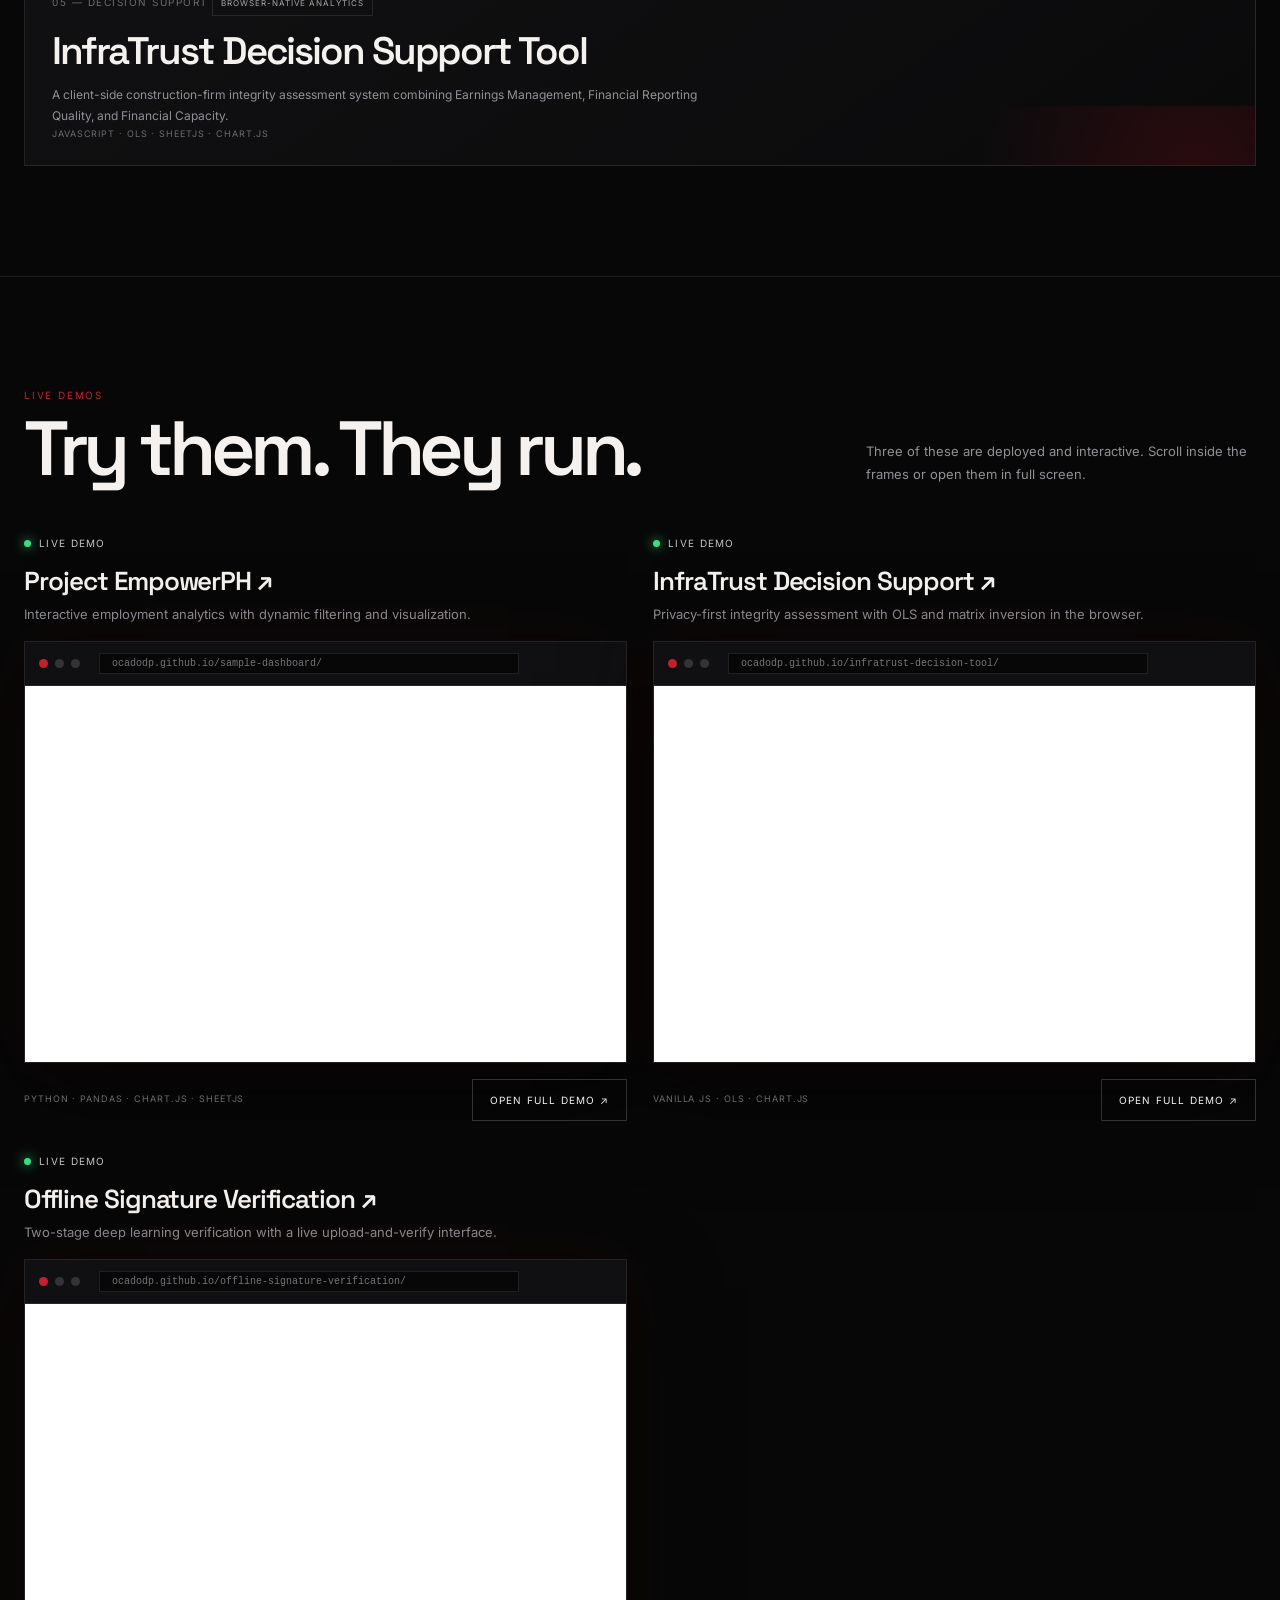
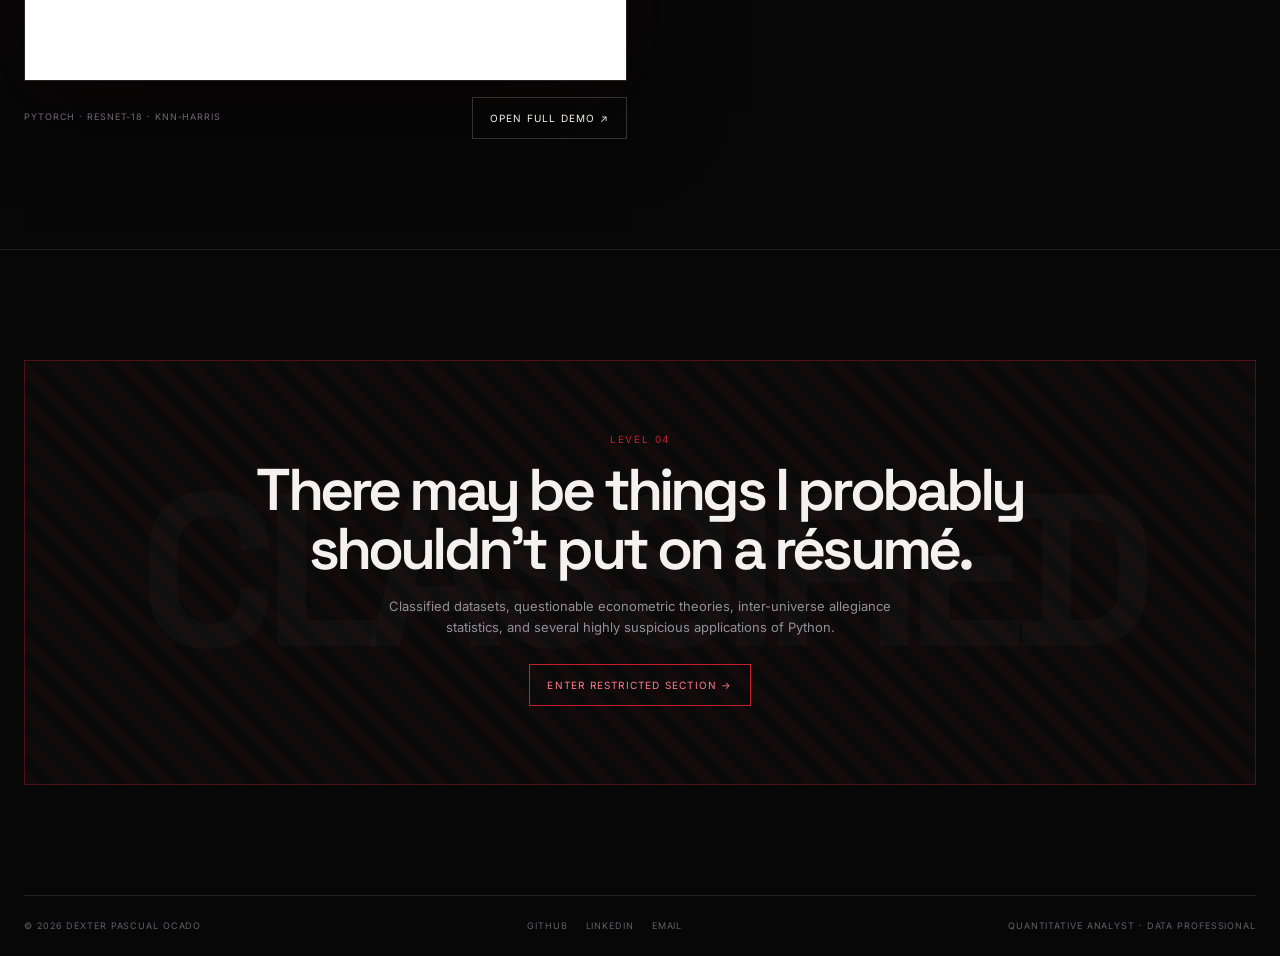
<file: projects.html>
<!DOCTYPE html>
<html lang="en">
 <head>
  <meta charset="utf-8"/>
  <meta content="width=device-width,initial-scale=1" name="viewport"/>
  <meta content="Dexter Pascual Ocado &mdash; Quantitative Analyst &amp; Data Professional" name="description"/>
  <meta content="#070707" name="theme-color"/>
  <title>
   Projects &mdash; Dexter Pascual Ocado
  </title>
  <link href="img/logo-headerxfooter.png" rel="icon" type="image/png"/>
  <link href="css/site.css" rel="stylesheet"/>
  <link href="css/extras.css" rel="stylesheet"/>
 </head>
 <body>
  <header class="site-nav">
   <div class="wrap nav-inner">
    <a class="brand" href="alterego.html">
     <span class="brand-mark">
     </span>
     <span>
      DEXTER PASCUAL OCADO
      <small>
       Quantitative Analyst &middot; Data
      </small>
     </span>
    </a>
    <nav class="nav-links">
     <a href="alterego.html#work">Work</a>
     <a href="about.html">About</a>
     <a class="active" href="projects.html">Projects</a>
     <a href="job-hunt.html">Story</a>
     <a class="nav-why" href="index.html" aria-label="Why this version?" title="Why this version?"><span class="nav-why-icon" aria-hidden="true">?</span><span class="nav-why-label">Why this version?</span></a>
     <button aria-label="Open terminal" class="nav-term" data-term="" title="Terminal (press `)">&gt;_</button>
     <a class="nav-lock" href="restricted.html"><i></i>Restricted</a>
     <a class="nav-cta" href="Resume - Dexter Pascual Ocado.pdf" rel="noopener" target="_blank">R&eacute;sum&eacute; &nearrow;</a>
    </nav>
    <button aria-label="Menu" class="mobile-menu">
     ☰
    </button>
   </div>
  </header>
  <main>
   <section class="page-hero wrap">
    <div class="kicker reveal">
     03 / Projects
    </div>
    <h1 class="reveal">
     Five systems, models, and dashboards.
    </h1>
    <p class="reveal">
     Enterprise HR automation, computer vision, econometric research, interactive visualization, and browser-native decision support.
    </p>
   </section>
   <section class="section">
    <div class="wrap">
     <div class="filters reveal">
      <button class="chip on" data-f="all">
       All
      </button>
      <button class="chip" data-f="auto">
       Automation
      </button>
      <button class="chip" data-f="quant">
       Quantitative
      </button>
      <button class="chip" data-f="ml">
       Machine learning
      </button>
      <button class="chip" data-f="viz">
       Dashboards
      </button>
     </div>
     <div class="project-grid">
      <a class="project-card reveal" data-cat="auto" href="project-dbm.html">
       <span class="project-num">
        01 &mdash; AUTOMATION
       </span>
       <span class="project-type">
        Enterprise systems
       </span>
       <h3>
        Enterprise HR Data Automation &amp; BI
       </h3>
       <p>
        Five connected applications that automate reporting, sanitization, consolidation, IDP generation, and learning analytics for nationwide HR operations.
       </p>
       <span class="project-tech">
        JavaScript &middot; ExcelJS &middot; jsPDF &middot; Power BI &middot; Power Automate
       </span>
       <span class="project-arrow">
        &nearrow;
       </span>
      </a>
      <a class="project-card reveal" data-cat="auto viz" href="project-empower.html">
       <span class="project-num">
        02 &mdash; VISUALIZATION
       </span>
       <span class="project-type">
        Live demo
       </span>
       <h3>
        Project EmpowerPH
       </h3>
       <p>
        A synthetic national-scale data pipeline feeding a client-side dashboard and parallel executive Power BI report.
       </p>
       <span class="project-tech">
        Python &middot; Pandas &middot; Chart.js &middot; SheetJS &middot; Power BI
       </span>
       <span class="project-arrow">
        &nearrow;
       </span>
      </a>
      <a class="project-card reveal" data-cat="quant" href="project-volatility.html">
       <span class="project-num">
        03 &mdash; ECONOMETRICS
       </span>
       <span class="project-type">
        Research
       </span>
       <h3>
        Volatility Dynamics
       </h3>
       <p>
        Ten years of Philippine market data analyzed through ARIMA, asymmetric GARCH, VAR, Granger causality, IRFs, and DCC-GARCH.
       </p>
       <span class="project-tech">
        R &middot; ARIMA &middot; GARCH &middot; VAR &middot; DCC-GARCH
       </span>
       <span class="project-arrow">
        &nearrow;
       </span>
      </a>
      <a class="project-card reveal" data-cat="quant ml" href="project-signature.html">
       <span class="project-num">
        04 &mdash; MACHINE LEARNING
       </span>
       <span class="project-type">
        Thesis
       </span>
       <h3>
        Offline Signature Verification
       </h3>
       <p>
        A practical hybrid verification pipeline combining fast KNN-Harris pre-filtering with deep metric learning.
       </p>
       <span class="project-tech">
        PyTorch &middot; ResNet &middot; Siamese &middot; Triplet Network
       </span>
       <span class="project-arrow">
        &nearrow;
       </span>
      </a>
      <a class="project-card reveal" data-cat="quant viz" href="project-infratrust.html">
       <span class="project-num">
        05 &mdash; DECISION SUPPORT
       </span>
       <span class="project-type">
        Browser-native analytics
       </span>
       <h3>
        InfraTrust Decision Support Tool
       </h3>
       <p>
        A client-side construction-firm integrity assessment system combining Earnings Management, Financial Reporting Quality, and Financial Capacity.
       </p>
       <span class="project-tech">
        JavaScript &middot; OLS &middot; SheetJS &middot; Chart.js
       </span>
       <span class="project-arrow">
        &nearrow;
       </span>
      </a>
     </div>
    </div>
   </section>
   <section class="section">
    <div class="wrap">
     <div class="section-head reveal">
      <div>
       <div class="kicker">
        Live demos
       </div>
       <h2>
        Try them. They run.
       </h2>
      </div>
      <p>
       Three of these are deployed and interactive. Scroll inside the frames or open them in full screen.
      </p>
     </div>
     <div class="demo-grid">
      <article class="demo-card reveal">
       <div>
        <div class="live-badge">
         <i>
         </i>
         Live demo
        </div>
        <h3 style="margin-top:10px">
         <a href="project-empower.html">
          Project EmpowerPH &nearrow;
         </a>
        </h3>
        <p>
         Interactive employment analytics with dynamic filtering and visualization.
        </p>
       </div>
       <div class="browser">
        <div class="browser-bar">
         <i>
         </i>
         <i>
         </i>
         <i>
         </i>
         <span class="browser-url">
          ocadodp.github.io/sample-dashboard/
         </span>
        </div>
        <div class="browser-body">
         <iframe loading="lazy" src="https://ocadodp.github.io/sample-dashboard/" title="Project EmpowerPH">
         </iframe>
        </div>
       </div>
       <div class="demo-foot">
        <span class="demo-tech">
         Python &middot; Pandas &middot; Chart.js &middot; SheetJS
        </span>
        <a class="btn" href="https://ocadodp.github.io/sample-dashboard/" rel="noopener" target="_blank">
         Open full demo &nearrow;
        </a>
       </div>
      </article>
      <article class="demo-card reveal">
       <div>
        <div class="live-badge">
         <i>
         </i>
         Live demo
        </div>
        <h3 style="margin-top:10px">
         <a href="project-infratrust.html">
          InfraTrust Decision Support &nearrow;
         </a>
        </h3>
        <p>
         Privacy-first integrity assessment with OLS and matrix inversion in the browser.
        </p>
       </div>
       <div class="browser">
        <div class="browser-bar">
         <i>
         </i>
         <i>
         </i>
         <i>
         </i>
         <span class="browser-url">
          ocadodp.github.io/infratrust-decision-tool/
         </span>
        </div>
        <div class="browser-body">
         <iframe loading="lazy" src="https://ocadodp.github.io/infratrust-decision-tool/" title="InfraTrust Decision Support">
         </iframe>
        </div>
       </div>
       <div class="demo-foot">
        <span class="demo-tech">
         Vanilla JS &middot; OLS &middot; Chart.js
        </span>
        <a class="btn" href="https://ocadodp.github.io/infratrust-decision-tool/" rel="noopener" target="_blank">
         Open full demo &nearrow;
        </a>
       </div>
      </article>
      <article class="demo-card reveal">
       <div>
        <div class="live-badge">
         <i>
         </i>
         Live demo
        </div>
        <h3 style="margin-top:10px">
         <a href="project-signature.html">
          Offline Signature Verification &nearrow;
         </a>
        </h3>
        <p>
         Two-stage deep learning verification with a live upload-and-verify interface.
        </p>
       </div>
       <div class="browser">
        <div class="browser-bar">
         <i>
         </i>
         <i>
         </i>
         <i>
         </i>
         <span class="browser-url">
          ocadodp.github.io/offline-signature-verification/
         </span>
        </div>
        <div class="browser-body">
         <iframe loading="lazy" src="https://ocadodp.github.io/offline-signature-verification/" title="Offline Signature Verification">
         </iframe>
        </div>
       </div>
       <div class="demo-foot">
        <span class="demo-tech">
         PyTorch &middot; ResNet-18 &middot; KNN-Harris
        </span>
        <a class="btn" href="https://ocadodp.github.io/offline-signature-verification/" rel="noopener" target="_blank">
         Open full demo &nearrow;
        </a>
       </div>
      </article>
     </div>
    </div>
   </section>
   <section class="section">
    <div class="wrap">
     <div class="teaser reveal">
      <div class="kicker">
       Level 04
      </div>
      <h2>
       There may be things I probably shouldn't put on a r&eacute;sum&eacute;.
      </h2>
      <p>
       Classified datasets, questionable econometric theories, inter-universe allegiance statistics, and several highly suspicious applications of Python.
      </p>
      <a class="btn danger" href="restricted.html">
       Enter Restricted Section &rarr;
      </a>
     </div>
    </div>
   </section>
  </main>
  <footer class="wrap footer">
   <span>
    &copy; 2026 Dexter Pascual Ocado
   </span>
   <span class="socials">
    <a href="https://github.com/OcadoDP" rel="noopener" target="_blank">
     GitHub
    </a>
    <a href="https://www.linkedin.com/in/ocadodexterp" rel="noopener" target="_blank">
     LinkedIn
    </a>
    <a href="mailto:ocadodexterp@gmail.com">
     Email
    </a>
   </span>
   <span>
    Quantitative Analyst &middot; Data Professional
   </span>
  </footer>
  <script src="js/site.js">
  </script>
 </body>
</html>
</file>
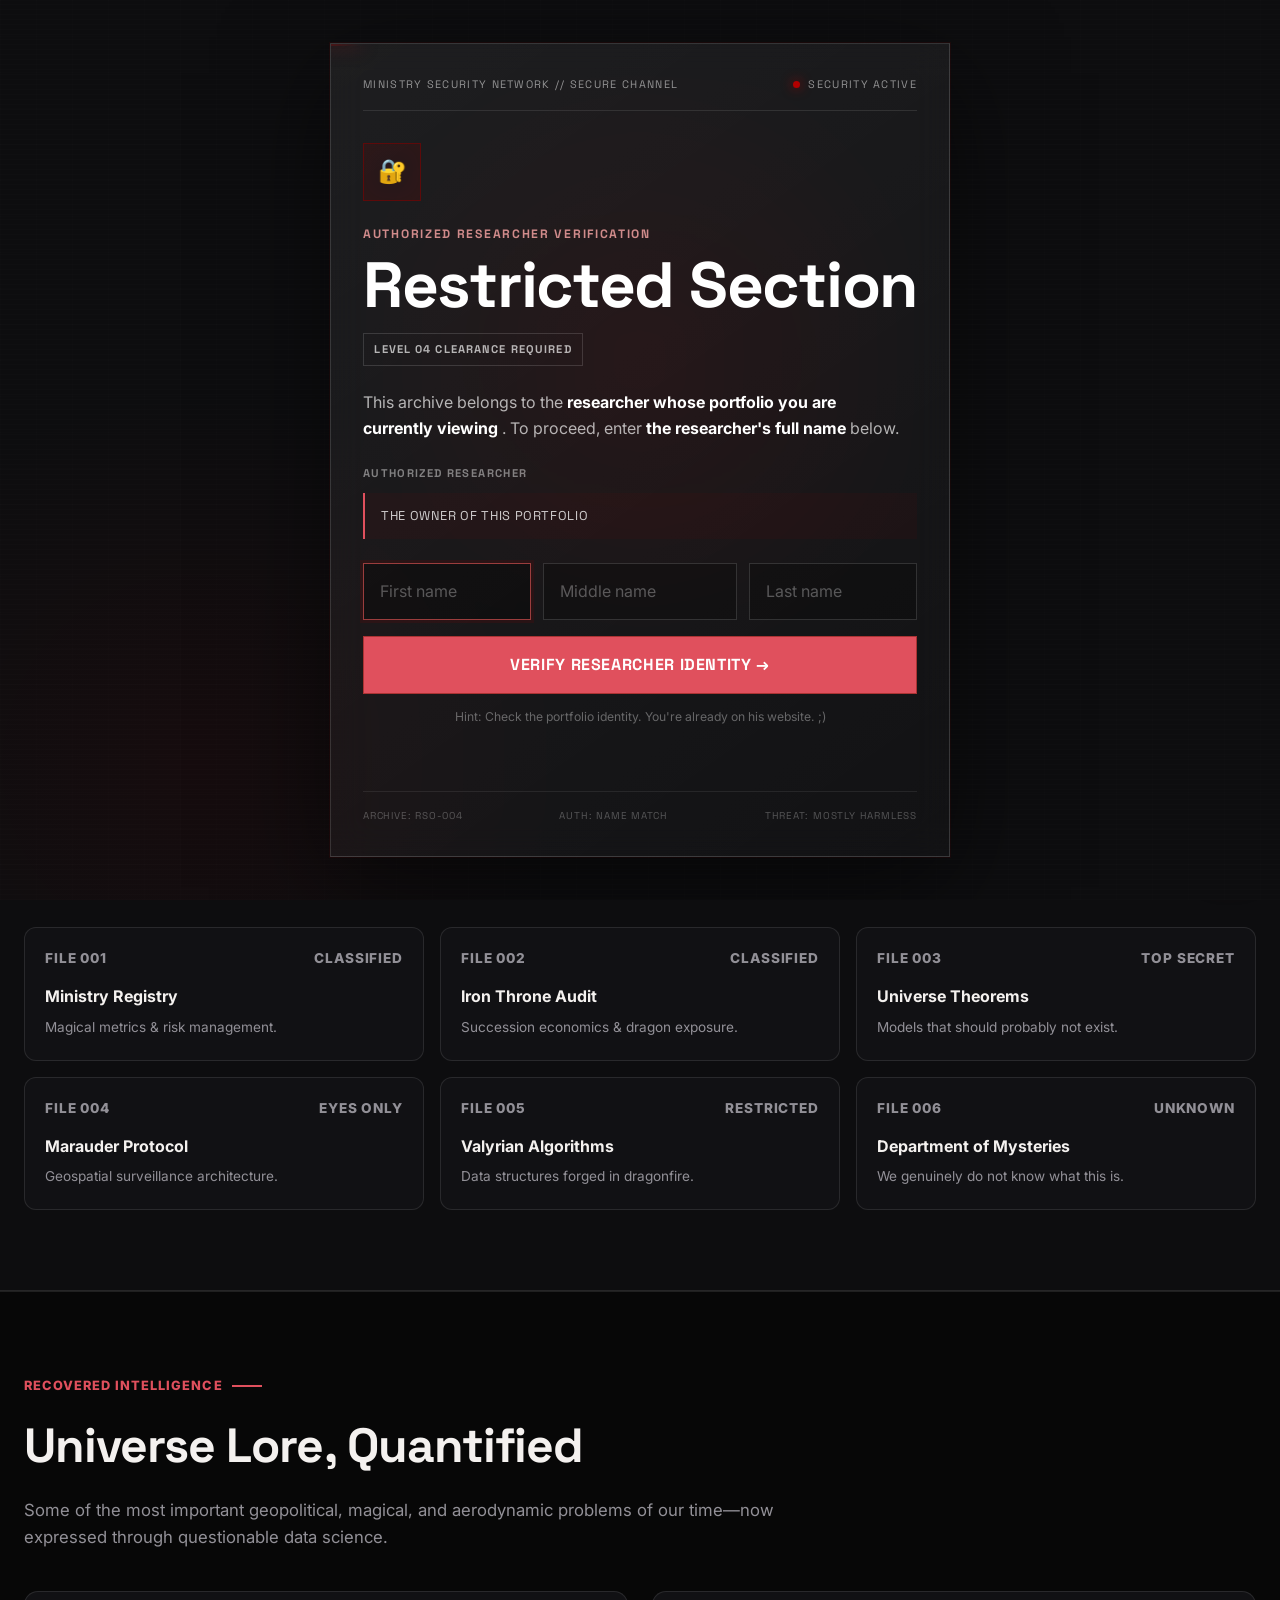
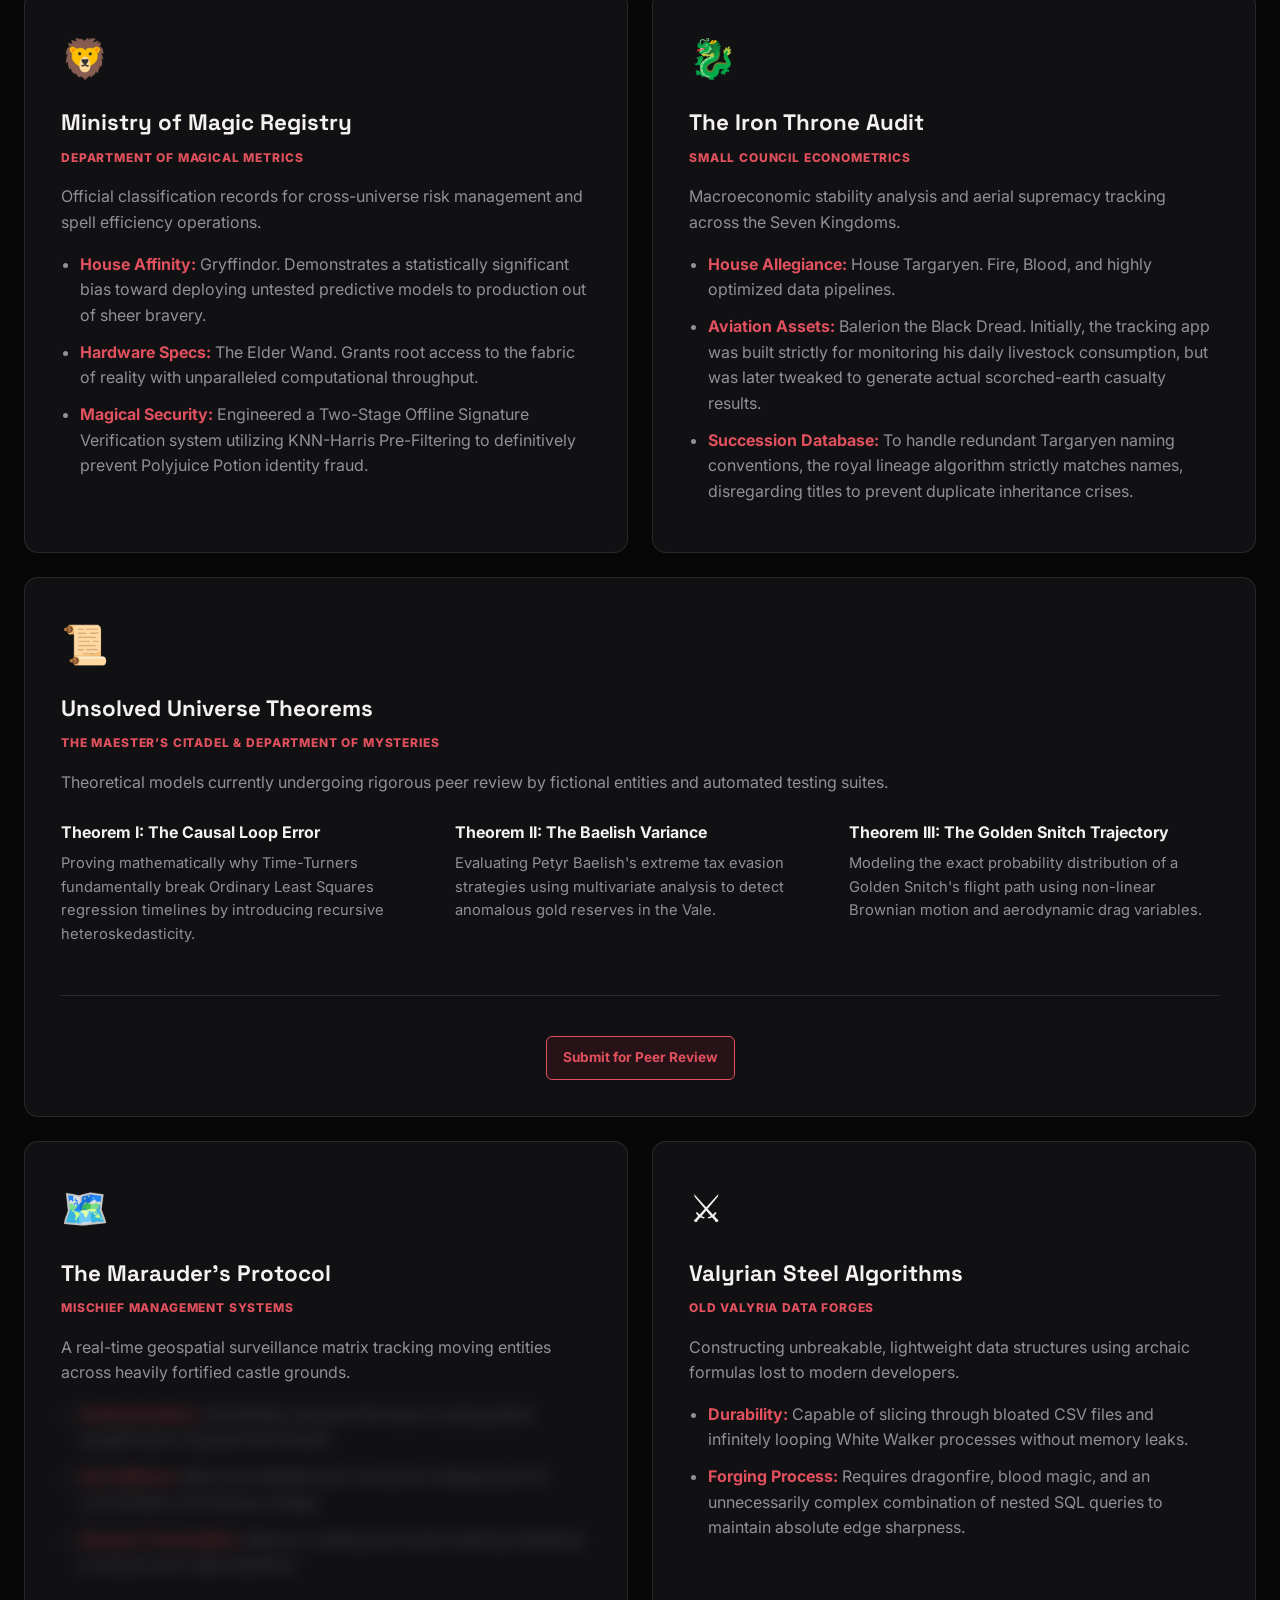
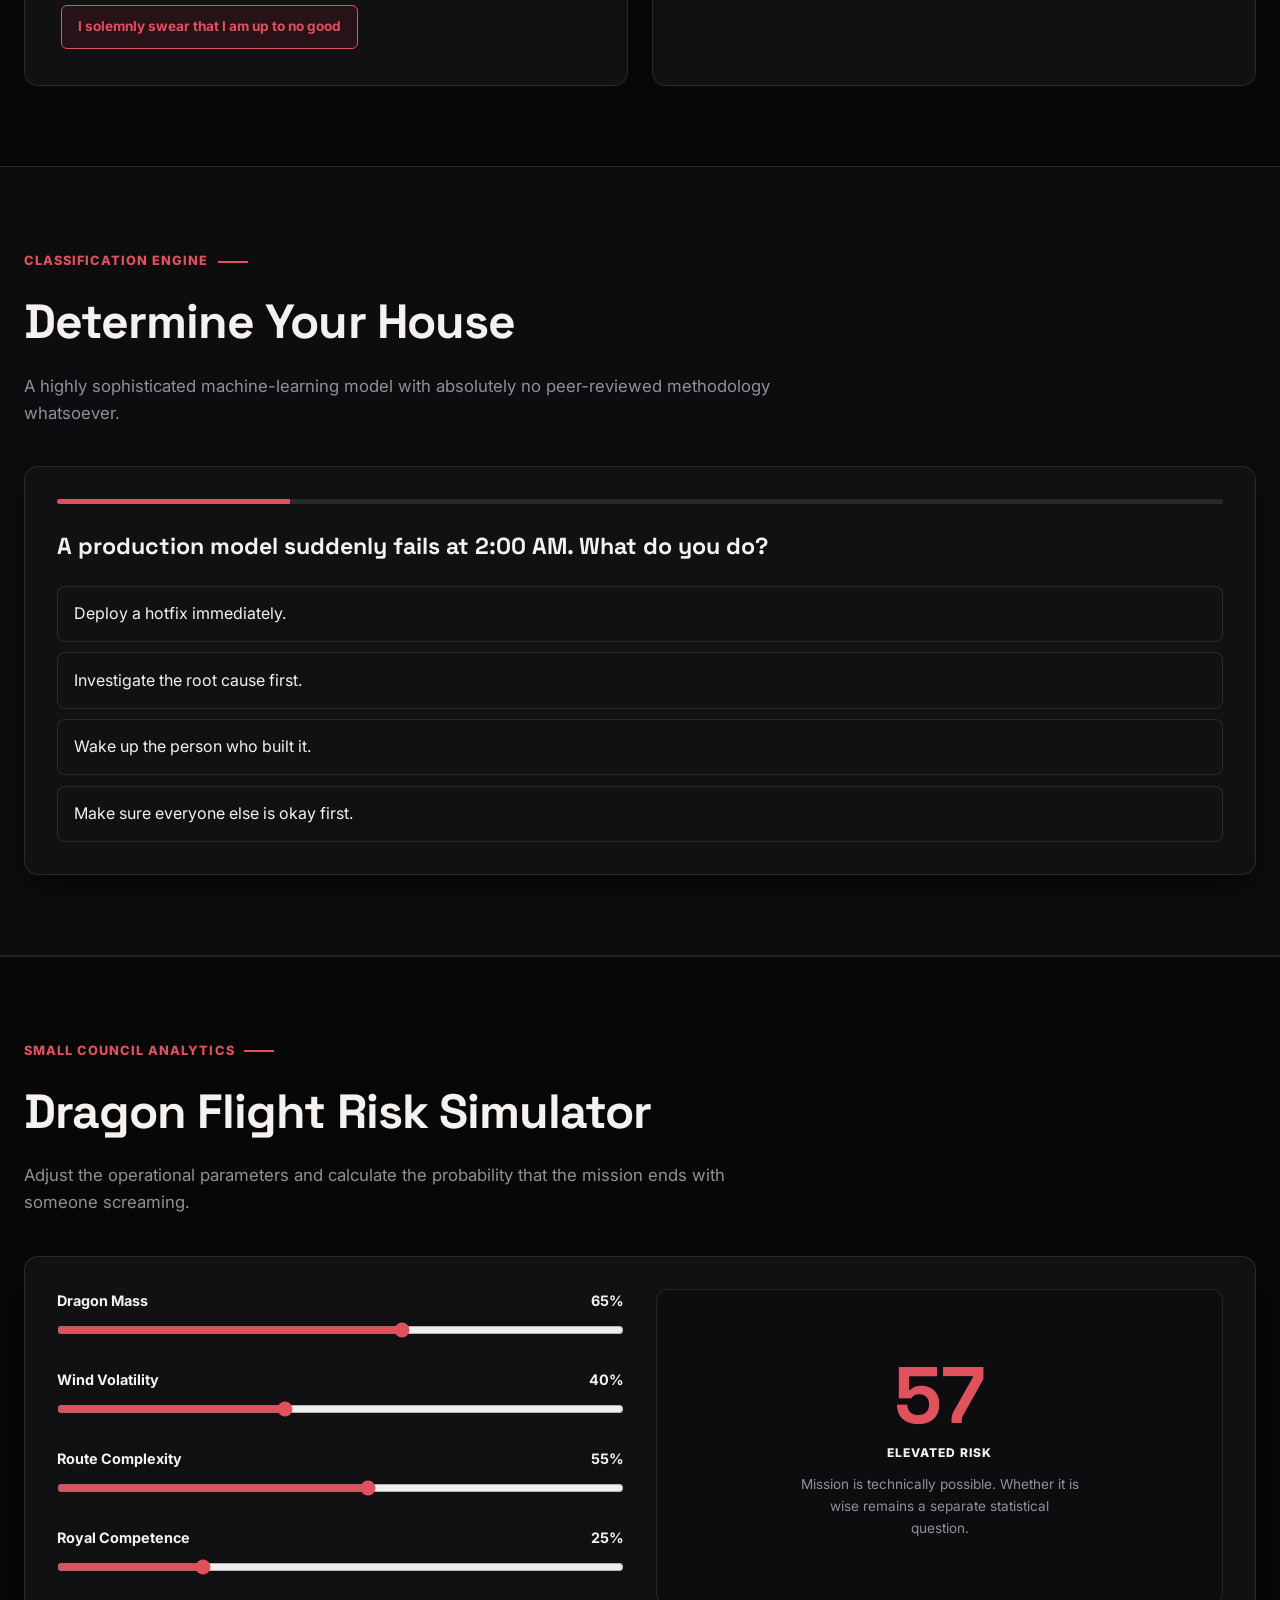
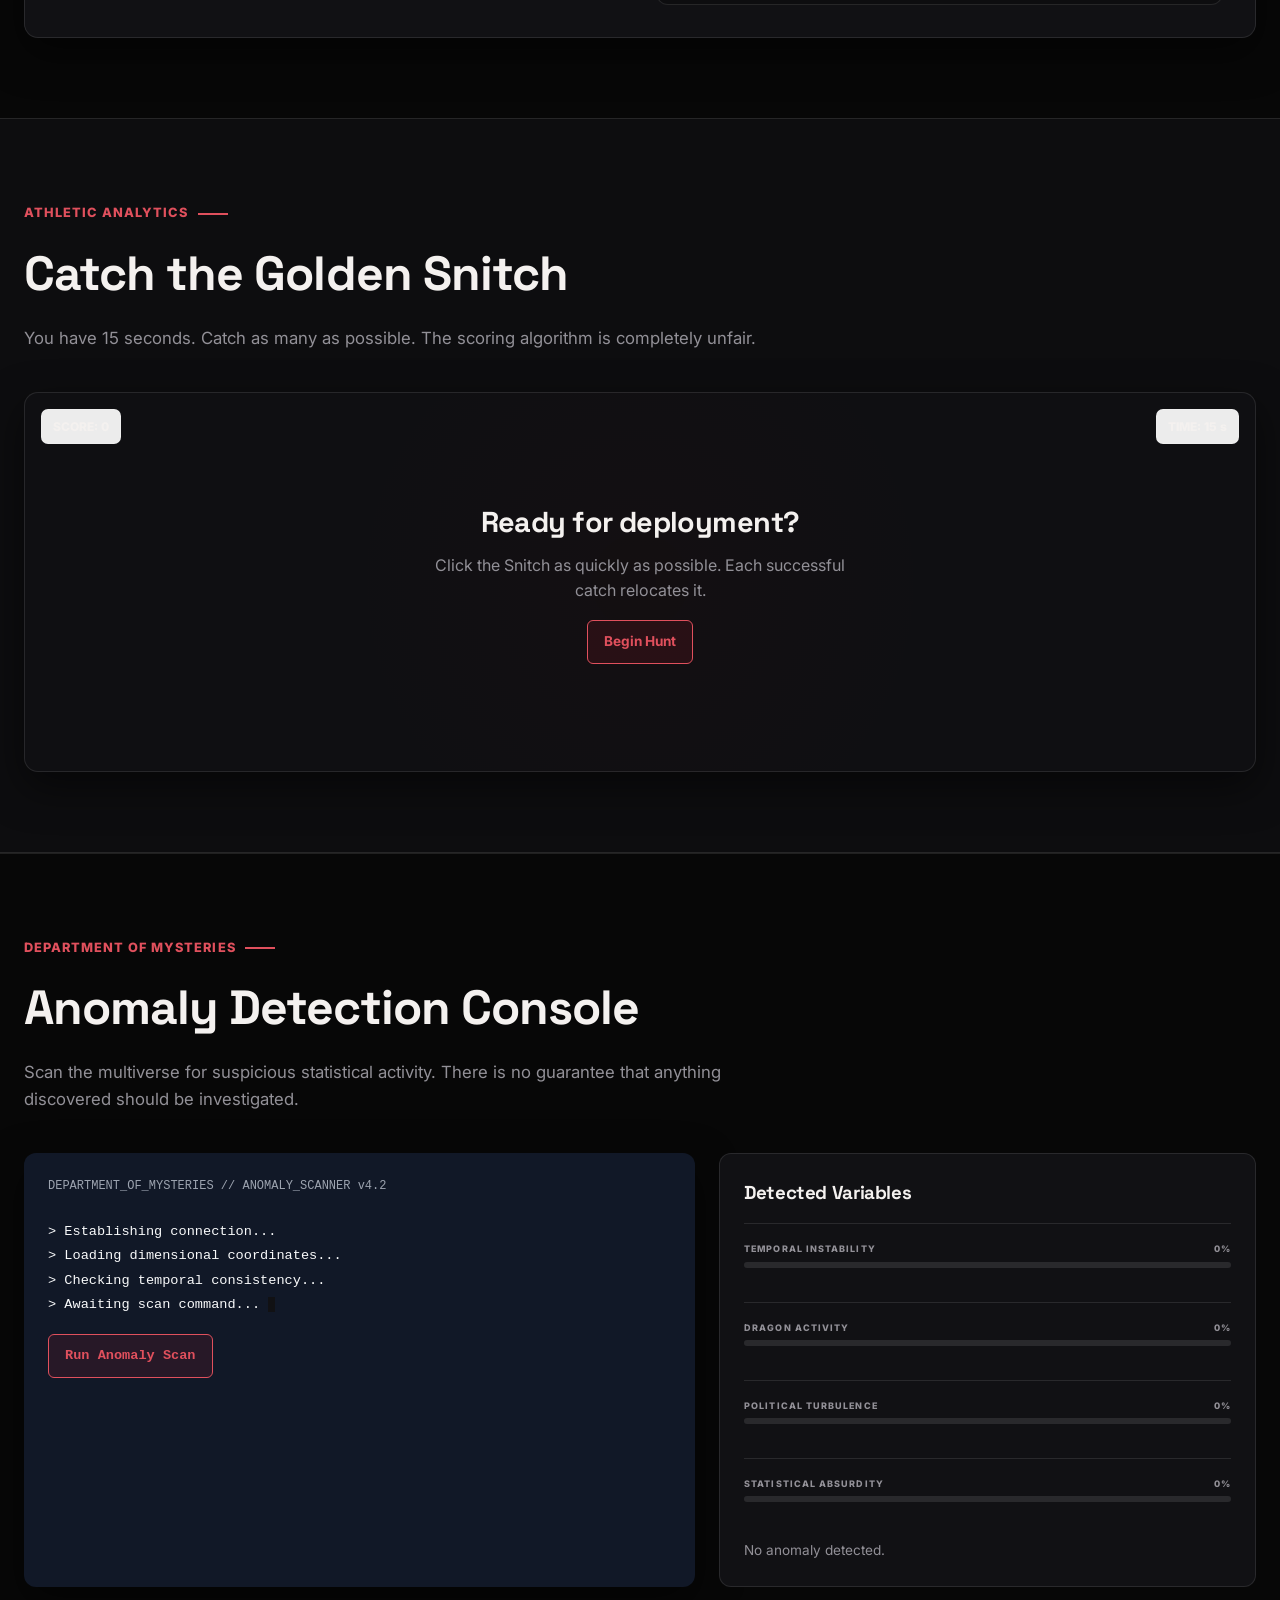
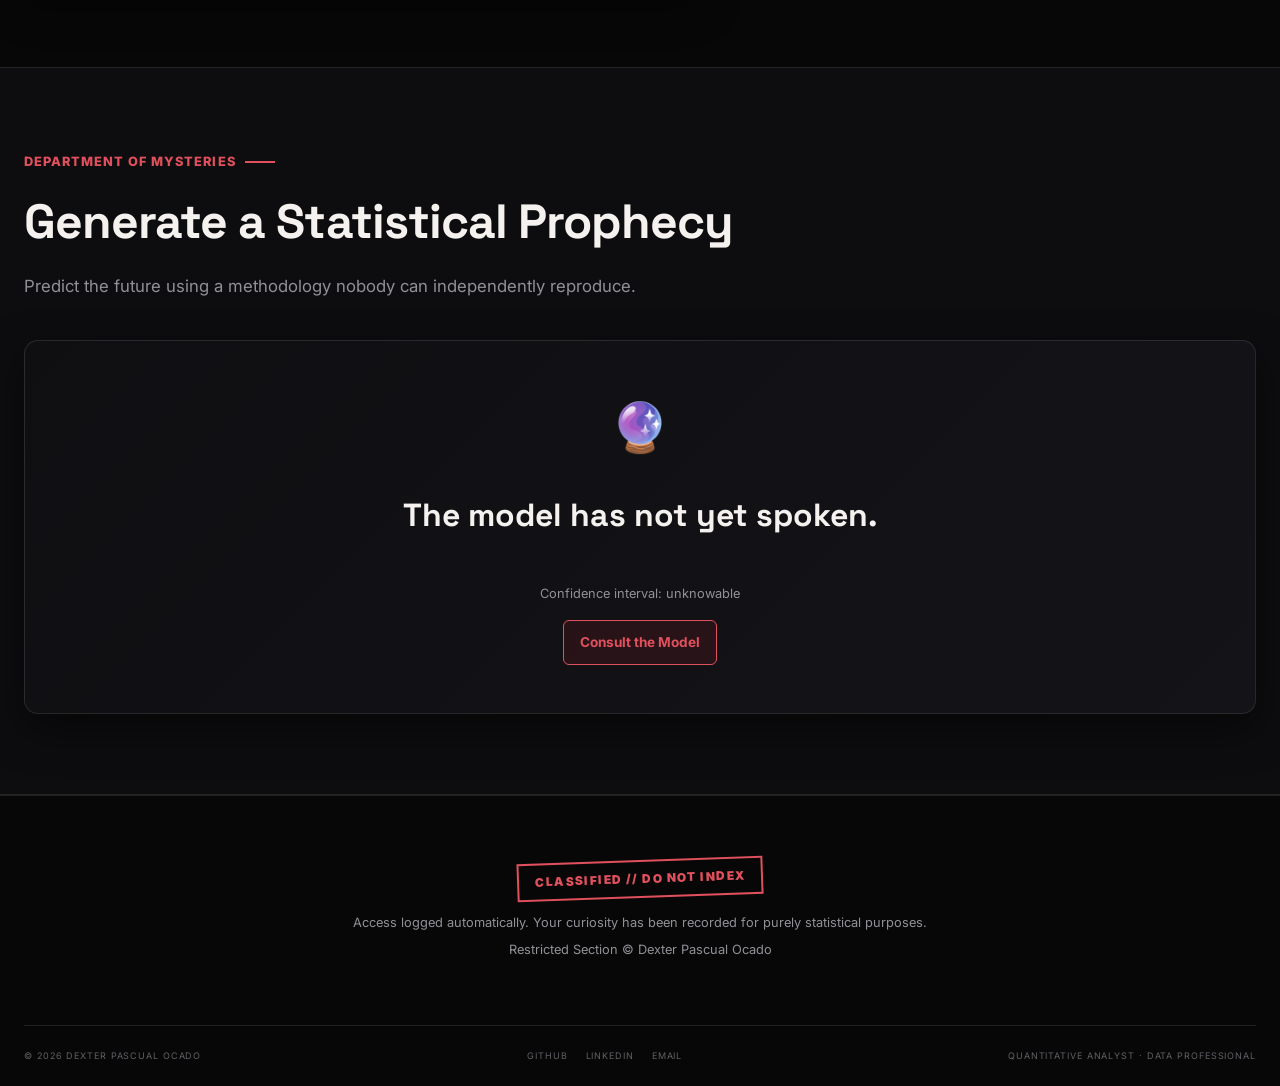
<file: restricted.html>
<!DOCTYPE html>
<html lang="en">
 <head>
  <meta charset="utf-8"/>
  <meta content="width=device-width,initial-scale=1" name="viewport"/>
  <title>
   Restricted Section &mdash; Dexter Pascual Ocado
  </title>
  <link href="img/gryffindor-crest.png" rel="icon" type="image/png"/>
  <link href="css/site.css" rel="stylesheet"/>
  <link href="css/extras.css" rel="stylesheet"/>
  <style>
   :root {
            --maroon: #800000;
            --maroon-dark: #650000;
            --maroon-light: rgba(128, 0, 0, .05);
            --maroon-hover: #a00000;
            --text-dark: #111827;
            --text-muted: #6b7280;
            --bg-color: #ffffff;
            --bg-soft: #f8f8f9;
            --bg-grid: #f4f4f5;
            --border: #e5e7eb;
            --green: #166534;
            --green-bg: #dcfce7;
            --red: #991b1b;
            --red-bg: #fee2e2;
            --amber: #92400e;
            --amber-bg: #fef3c7;
            --shadow: 0 15px 40px rgba(0, 0, 0, .06);
            --shadow-hover: 0 20px 45px rgba(128, 0, 0, .10);
            --transition: all .35s cubic-bezier(.16, 1, .3, 1);
        }

        * {
            margin: 0;
            padding: 0;
            box-sizing: border-box;
        }

        html {
            scroll-behavior: smooth;
        }

        body {
            font-family: Inter, sans-serif;
            color: var(--text-dark);
            background: var(--bg-color);
            line-height: 1.6;
            overflow-x: hidden;
        }

        body.access-locked {
            overflow: hidden;
        }

        h1,
        h2,
        h3,
        h4 {
            font-family: "Space Grotesk", sans-serif;
            letter-spacing: -.02em;
        }

        button,
        input {
            font: inherit;
        }

        button {
            cursor: pointer;
        }

        .wrap {
            width: min(1100px, calc(100% - 3rem));
            margin: 0 auto;
        }

        .section {
            padding: 5rem 0;
        }

        .section-soft {
            background: var(--bg-soft);
            border-top: 1px solid var(--border);
            border-bottom: 1px solid var(--border);
        }

        .section-heading {
            max-width: 760px;
            margin-bottom: 2.5rem;
        }

        .section-heading h2 {
            font-size: clamp(2rem, 4vw, 3rem);
            margin-bottom: .75rem;
        }

        .section-heading p {
            color: var(--text-muted);
            font-size: 1.05rem;
        }

        /* ============================================================
           RESTRICTED ACCESS GATE
           ============================================================ */

        #restricted-gate {
            position: fixed;
            inset: 0;
            z-index: 99999;
            display: flex;
            align-items: center;
            justify-content: center;
            padding: 1.5rem;
            background:
                radial-gradient(circle at 50% 40%, rgba(128,0,0,.13), transparent 34%),
                radial-gradient(circle at 15% 85%, rgba(128,0,0,.08), transparent 28%),
                #0d0d0f;
            color: #fff;
            overflow: auto;
            transition:
                opacity .8s cubic-bezier(.16,1,.3,1),
                visibility .8s;
        }

        #restricted-gate::before {
            content: "";
            position: absolute;
            inset: 0;
            pointer-events: none;
            opacity: .22;
            background-image:
                linear-gradient(rgba(255,255,255,.035) 1px, transparent 1px),
                linear-gradient(90deg, rgba(255,255,255,.035) 1px, transparent 1px);
            background-size: 36px 36px;
        }

        #restricted-gate::after {
            content: "";
            position: absolute;
            inset: 0;
            pointer-events: none;
            background:
                repeating-linear-gradient(
                    to bottom,
                    transparent 0,
                    transparent 4px,
                    rgba(255,255,255,.018) 5px
                );
        }

        #restricted-gate.gate-hidden {
            opacity: 0;
            visibility: hidden;
            pointer-events: none;
        }

        .gate-card {
            width: min(620px, 100%);
            position: relative;
            z-index: 2;
            border: 1px solid rgba(255,255,255,.14);
            background:
                linear-gradient(
                    145deg,
                    rgba(255,255,255,.07),
                    rgba(255,255,255,.025)
                );
            box-shadow:
                0 30px 100px rgba(0,0,0,.55),
                0 0 0 1px rgba(128,0,0,.15);
            backdrop-filter: blur(18px);
            -webkit-backdrop-filter: blur(18px);
            padding: 2rem;
            overflow: hidden;
        }

        .gate-card::before {
            content: "";
            position: absolute;
            top: 0;
            left: -30%;
            width: 35%;
            height: 2px;
            background: linear-gradient(90deg, transparent, #b30000, transparent);
            box-shadow: 0 0 18px rgba(179,0,0,.7);
            animation: gate-scan 4s linear infinite;
        }

        @keyframes gate-scan {
            from { left: -35%; }
            to { left: 105%; }
        }

        .gate-terminal-bar {
            display: flex;
            align-items: center;
            justify-content: space-between;
            gap: 1rem;
            padding-bottom: 1rem;
            margin-bottom: 2rem;
            border-bottom: 1px solid rgba(255,255,255,.1);
            color: rgba(255,255,255,.52);
            font-family: "Space Grotesk", sans-serif;
            font-size: .68rem;
            letter-spacing: .12em;
            text-transform: uppercase;
        }

        .gate-terminal-status {
            display: inline-flex;
            align-items: center;
            gap: .5rem;
            white-space: nowrap;
        }

        .gate-status-dot {
            width: 7px;
            height: 7px;
            border-radius: 50%;
            background: #b30000;
            box-shadow: 0 0 12px rgba(179,0,0,.9);
            animation: gate-pulse 1.5s ease-in-out infinite;
        }

        @keyframes gate-pulse {
            0%,100% { opacity: .55; transform: scale(.9); }
            50% { opacity: 1; transform: scale(1.15); }
        }

        .gate-lock {
            width: 58px;
            height: 58px;
            display: grid;
            place-items: center;
            border: 1px solid rgba(128,0,0,.6);
            background: rgba(128,0,0,.12);
            color: #fff;
            font-size: 1.45rem;
            margin-bottom: 1.5rem;
            box-shadow: inset 0 0 25px rgba(128,0,0,.08);
        }

        .gate-kicker {
            color: #d08b8b;
            font-family: "Space Grotesk", sans-serif;
            font-size: .76rem;
            font-weight: 700;
            letter-spacing: .14em;
            text-transform: uppercase;
            margin-bottom: .65rem;
        }

        .gate-title {
            font-size: clamp(2.2rem, 7vw, 4rem);
            line-height: .98;
            margin-bottom: 1rem;
            color: #fff;
        }

        .gate-clearance {
            display: inline-flex;
            align-items: center;
            gap: .5rem;
            padding: .4rem .65rem;
            border: 1px solid rgba(255,255,255,.14);
            color: rgba(255,255,255,.68);
            font-family: "Space Grotesk", sans-serif;
            font-size: .7rem;
            font-weight: 700;
            letter-spacing: .1em;
            text-transform: uppercase;
            margin-bottom: 1.5rem;
        }

        .gate-copy {
            color: rgba(255,255,255,.68);
            max-width: 540px;
            margin-bottom: 1.5rem;
        }

        .gate-copy strong {
            color: #fff;
        }

        .gate-researcher-label {
            display: block;
            color: rgba(255,255,255,.45);
            font-family: "Space Grotesk", sans-serif;
            font-size: .7rem;
            font-weight: 700;
            letter-spacing: .12em;
            text-transform: uppercase;
            margin-bottom: .65rem;
        }

        .gate-researcher-box {
            border-left: 2px solid var(--maroon);
            padding: .8rem 1rem;
            margin-bottom: 1.5rem;
            background: rgba(128,0,0,.08);
            color: rgba(255,255,255,.78);
            font-family: "Space Grotesk", sans-serif;
            font-size: .8rem;
            letter-spacing: .05em;
        }

        .gate-inputs {
            display: grid;
            grid-template-columns: 1fr 1.15fr 1fr;
            gap: .75rem;
            margin-bottom: 1rem;
        }

        .gate-input {
            width: 100%;
            border: 1px solid rgba(255,255,255,.14);
            background: rgba(0,0,0,.25);
            color: #fff;
            padding: .9rem 1rem;
            outline: none;
            border-radius: 0;
            transition: var(--transition);
        }

        .gate-input::placeholder {
            color: rgba(255,255,255,.3);
        }

        .gate-input:focus {
            border-color: rgba(180,70,70,.85);
            box-shadow: 0 0 0 3px rgba(128,0,0,.16);
            background: rgba(0,0,0,.34);
        }

        .gate-verify {
            width: 100%;
            border: 1px solid #a33;
            background: var(--maroon);
            color: #fff;
            padding: .95rem 1.2rem;
            cursor: pointer;
            font-family: "Space Grotesk", sans-serif;
            font-weight: 700;
            letter-spacing: .04em;
            transition: var(--transition);
        }

        .gate-verify:hover {
            background: var(--maroon-hover);
            transform: translateY(-2px);
            box-shadow: 0 10px 30px rgba(128,0,0,.3);
        }

        .gate-verify:active {
            transform: translateY(0);
        }

        .gate-hint {
            margin-top: .85rem;
            color: rgba(255,255,255,.35);
            font-size: .76rem;
            text-align: center;
        }

        .gate-status {
            min-height: 24px;
            margin-top: 1rem;
            font-family: "Space Grotesk", sans-serif;
            font-size: .78rem;
            font-weight: 700;
            letter-spacing: .04em;
            text-align: center;
        }

        .gate-status.error {
            color: #ff9a9a;
        }

        .gate-status.success {
            color: #86efac;
        }

        .gate-card.shake {
            animation: gate-shake .42s ease;
        }

        @keyframes gate-shake {
            0%,100% { transform: translateX(0); }
            20% { transform: translateX(-8px); }
            40% { transform: translateX(7px); }
            60% { transform: translateX(-5px); }
            80% { transform: translateX(4px); }
        }

        .gate-success {
            position: absolute;
            inset: 0;
            z-index: 5;
            display: flex;
            align-items: center;
            justify-content: center;
            padding: 2rem;
            background: rgba(13,13,15,.97);
            opacity: 0;
            visibility: hidden;
            pointer-events: none;
            transition: opacity .5s ease, visibility .5s ease;
        }

        .gate-card.verified .gate-success {
            opacity: 1;
            visibility: visible;
        }

        .gate-success-inner {
            width: 100%;
            text-align: center;
        }

        .gate-success-icon {
            font-size: 2rem;
            margin-bottom: 1rem;
        }

        .gate-success h2 {
            font-size: clamp(2rem, 7vw, 3.2rem);
            color: #fff;
            margin-bottom: .7rem;
        }

        .gate-success-name {
            color: #d9b1b1;
            font-family: "Space Grotesk", sans-serif;
            font-weight: 700;
            letter-spacing: .1em;
            font-size: .85rem;
            margin-bottom: 1.5rem;
        }

        .gate-readout {
            max-width: 360px;
            margin: 0 auto;
            padding: 1rem;
            border: 1px solid rgba(134,239,172,.18);
            background: rgba(22,101,52,.08);
            text-align: left;
            color: rgba(255,255,255,.72);
            font-family: "Space Grotesk", sans-serif;
            font-size: .75rem;
            line-height: 1.9;
        }

        .gate-readout strong {
            color: #86efac;
        }

        .gate-readout .welcome {
            color: #fff;
            margin-top: .5rem;
        }

        .gate-footer-meta {
            display: flex;
            justify-content: space-between;
            gap: 1rem;
            margin-top: 1.5rem;
            padding-top: 1rem;
            border-top: 1px solid rgba(255,255,255,.08);
            color: rgba(255,255,255,.28);
            font-family: "Space Grotesk", sans-serif;
            font-size: .62rem;
            letter-spacing: .08em;
            text-transform: uppercase;
        }

        /* ============================================================
           HERO
           ============================================================ */

        .grid-bg {
            background-color: var(--bg-grid);
            background-image: radial-gradient(var(--border) 1px, transparent 0);
            background-size: 40px 40px;
            padding: 5.5rem 0;
            border-bottom: 1px solid var(--border);
            position: relative;
            overflow: hidden;
        }

        #lore-canvas {
            position: absolute;
            inset: 0;
            width: 100%;
            height: 100%;
            z-index: 1;
            pointer-events: none;
        }

        .grid-bg .wrap {
            position: relative;
            z-index: 2;
        }

        .hero-layout {
            display: grid;
            grid-template-columns: minmax(0, 1.3fr) minmax(320px, .7fr);
            gap: 4rem;
            align-items: center;
        }

        .kicker {
            font-size: .8rem;
            text-transform: uppercase;
            letter-spacing: .08em;
            color: var(--maroon);
            font-weight: 800;
            margin-bottom: .75rem;
            display: inline-flex;
            align-items: center;
            gap: .6rem;
        }

        .kicker::after {
            content: "";
            width: 30px;
            height: 2px;
            background: var(--maroon);
        }

        .hero-h1 {
            font-size: clamp(3rem, 7vw, 5.2rem);
            font-weight: 800;
            line-height: .98;
            margin-bottom: 1.5rem;
        }

        .intro-lead {
            font-size: 1.2rem;
            color: var(--text-muted);
            font-weight: 500;
            max-width: 760px;
        }

        .hero-terminal {
            background: rgba(255, 255, 255, .92);
            border: 1px solid var(--border);
            border-radius: 18px;
            box-shadow: var(--shadow);
            overflow: hidden;
            backdrop-filter: blur(10px);
        }

        .terminal-bar {
            display: flex;
            align-items: center;
            justify-content: space-between;
            padding: .75rem 1rem;
            border-bottom: 1px solid var(--border);
            background: #0f0f12;
            font-size: .7rem;
            text-transform: uppercase;
            letter-spacing: .08em;
            font-weight: 800;
        }

        .terminal-dots {
            display: flex;
            gap: .35rem;
        }

        .terminal-dots span {
            width: 7px;
            height: 7px;
            border-radius: 50%;
            background: #d1d5db;
        }

        .terminal-status {
            color: var(--green);
        }

        .terminal-body {
            padding: 1.5rem;
        }

        .terminal-line {
            display: flex;
            justify-content: space-between;
            gap: 1rem;
            padding: .55rem 0;
            border-bottom: 1px dashed var(--border);
            font-size: .88rem;
        }

        .terminal-line:last-child {
            border-bottom: 0;
        }

        .terminal-label {
            color: var(--text-muted);
        }

        .terminal-value {
            font-weight: 700;
            text-align: right;
        }

        .clearance-bar {
            margin-top: 1rem;
            padding: .8rem;
            border-radius: 8px;
            background: var(--maroon-light);
            color: var(--maroon);
            font-size: .8rem;
            font-weight: 700;
        }

        .clearance-progress {
            height: 5px;
            background: rgba(255,255,255,.1);
            border-radius: 99px;
            margin-top: .5rem;
            overflow: hidden;
        }

        .clearance-progress span {
            display: block;
            height: 100%;
            width: 87%;
            background: var(--maroon);
            animation: clearancePulse 2s ease-in-out infinite alternate;
        }

        @keyframes clearancePulse {
            from { width: 73%; }
            to { width: 94%; }
        }

        .hero-actions {
            display: flex;
            flex-wrap: wrap;
            gap: .75rem;
            margin-top: 2rem;
        }

        .btn {
            display: inline-flex;
            align-items: center;
            justify-content: center;
            gap: .5rem;
            padding: .8rem 1.15rem;
            border-radius: 7px;
            border: 1px solid var(--border);
            background: #111114;
            color: var(--text-dark);
            font-weight: 700;
            font-size: .9rem;
            text-decoration: none;
            transition: var(--transition);
        }

        .btn:hover {
            transform: translateY(-2px);
            box-shadow: var(--shadow);
        }

        .btn-primary {
            background: var(--maroon);
            color: #fff;
            border-color: var(--maroon);
        }

        .btn-primary:hover {
            background: var(--maroon-hover);
        }

        /* ============================================================
           CLASSIFIED DOSSIERS
           ============================================================ */

        .dossier-grid {
            display: grid;
            grid-template-columns: repeat(3, 1fr);
            gap: 1rem;
        }

        .dossier {
            padding: 1.25rem;
            background: #111114;
            border: 1px solid var(--border);
            border-radius: 12px;
            transition: var(--transition);
            cursor: pointer;
            position: relative;
            overflow: hidden;
        }

        .dossier:hover {
            transform: translateY(-4px);
            border-color: rgba(128, 0, 0, .25);
            box-shadow: var(--shadow-hover);
        }

        .dossier-label {
            display: flex;
            justify-content: space-between;
            align-items: center;
            margin-bottom: .9rem;
            font-size: .7rem;
            text-transform: uppercase;
            letter-spacing: .08em;
            color: var(--text-muted);
            font-weight: 800;
        }

        .classified {
            color: var(--maroon);
        }

        .dossier strong {
            display: block;
            margin-bottom: .25rem;
            transition: background 0.2s, color 0.2s;
        }

        .dossier span {
            font-size: .85rem;
            color: var(--text-muted);
            transition: background 0.2s, color 0.2s;
        }

        /* Redact Styles */
        .access-denied-stamp {
            position: absolute;
            top: 50%;
            left: 50%;
            transform: translate(-50%, -50%) rotate(-15deg) scale(3);
            color: #dc2626;
            border: 3px solid #dc2626;
            padding: 0.25rem 0.5rem;
            font-family: "Space Grotesk", sans-serif;
            font-size: 1.8rem;
            font-weight: 900;
            letter-spacing: 0.1em;
            text-transform: uppercase;
            opacity: 0;
            pointer-events: none;
            transition: all 0.3s cubic-bezier(0.16, 1, 0.3, 1);
            z-index: 10;
            box-shadow: 0 0 10px rgba(220, 38, 38, 0.3);
            background: rgba(255,255,255,0.9);
        }

        .dossier.is-redacted .access-denied-stamp {
            opacity: 0.95;
            transform: translate(-50%, -50%) rotate(-15deg) scale(1);
        }

        .dossier.is-redacted strong,
        .dossier.is-redacted span:not(.classified):not(.dossier-label span) {
            background: var(--text-dark);
            color: var(--text-dark) !important;
            border-radius: 3px;
            user-select: none;
        }

        .glitch-anim {
            animation: glitch-skew 0.2s linear infinite both;
        }

        @keyframes glitch-skew {
            0% { transform: translate(0) }
            20% { transform: translate(-3px, 2px) }
            40% { transform: translate(-1px, -2px) }
            60% { transform: translate(3px, 1px) }
            80% { transform: translate(1px, -1px) }
            100% { transform: translate(0) }
        }

        /* ============================================================
           LORE GRID
           ============================================================ */

        .lore-grid {
            display: grid;
            grid-template-columns: 1fr 1fr;
            gap: 1.5rem;
        }

        .lore-card {
            background: #111114;
            border: 1px solid var(--border);
            border-radius: 14px;
            padding: 2.25rem;
            transition: var(--transition);
            position: relative;
            overflow: hidden;
        }

        .lore-card.wide {
            grid-column: 1 / -1;
        }

        .lore-card::before {
            content: "";
            position: absolute;
            left: 0;
            top: 0;
            height: 100%;
            width: 4px;
            background: transparent;
            transition: var(--transition);
        }

        .lore-card:hover {
            box-shadow: var(--shadow-hover);
            transform: translateY(-5px);
            border-color: transparent;
        }

        .lore-card:hover::before {
            background: var(--maroon);
        }

        .lore-icon {
            font-size: 2.4rem;
            margin-bottom: 1rem;
            display: block;
            width: fit-content;
            transition: var(--transition);
        }

        .lore-card:hover .lore-icon {
            transform: scale(1.08) rotate(-2deg);
        }

        .lore-title {
            display: block;
            font-family: "Space Grotesk", sans-serif;
            font-size: 1.4rem;
            font-weight: 700;
            margin-bottom: .4rem;
        }

        .lore-org {
            display: block;
            font-size: .75rem;
            font-weight: 800;
            color: var(--maroon);
            text-transform: uppercase;
            letter-spacing: .07em;
            margin-bottom: 1.1rem;
        }

        .lore-card p {
            color: var(--text-muted);
            margin-bottom: 1rem;
        }

        .lore-card ul {
            padding-left: 1.2rem;
            color: var(--text-muted);
        }

        .lore-card li {
            margin-bottom: .7rem;
        }

        .highlight {
            color: var(--maroon);
            font-weight: 700;
        }

        /* ============================================================
           DRACARYS
           ============================================================ */

        .dracarys-hover:hover {
            color: transparent;
            text-shadow: 0 0 15px #ff4500, 0 0 30px #ff0000;
            animation: shake .4s infinite;
            cursor: crosshair;
        }

        @keyframes shake {
            0% { transform: translateX(0) scale(1.1); }
            25% { transform: translateX(-3px) scale(1.1); }
            50% { transform: translateX(3px) scale(1.1); }
            75% { transform: translateX(-3px) scale(1.1); }
            100% { transform: translateX(0) scale(1.1); }
        }

        /* ============================================================
           INTERACTIVE CONTROLS
           ============================================================ */

        .interactive-panel {
            margin-top: 1.5rem;
            padding: 1.25rem;
            border: 1px solid var(--border);
            border-radius: 10px;
            background: var(--bg-soft);
        }

        .interactive-label {
            display: flex;
            justify-content: space-between;
            gap: 1rem;
            font-size: .85rem;
            font-weight: 700;
            margin-bottom: .5rem;
        }

        .btn-interactive {
            background: var(--maroon-light);
            color: var(--maroon);
            border: 1px solid var(--maroon);
            padding: .65rem 1rem;
            border-radius: 6px;
            font-weight: 700;
            font-size: .85rem;
            cursor: pointer;
            transition: var(--transition);
            margin-top: 1rem;
        }

        .btn-interactive:hover {
            background: var(--maroon);
            color: #fff;
            transform: translateY(-2px);
        }

        /* ============================================================
           HIDDEN / REVEALED CONTENT
           ============================================================ */

        .blur-content {
            filter: blur(8px);
            opacity: .45;
            transition: all .6s ease;
            user-select: none;
            pointer-events: none;
        }

        .blur-content.revealed {
            filter: blur(0);
            opacity: 1;
            user-select: auto;
            pointer-events: auto;
        }

        /* ============================================================
           HOUSE SORTING ENGINE
           ============================================================ */

        .quiz-box {
            background: #111114;
            border: 1px solid var(--border);
            border-radius: 14px;
            padding: 2rem;
            box-shadow: var(--shadow);
        }

        .quiz-progress {
            height: 5px;
            background: rgba(255,255,255,.1);
            border-radius: 99px;
            overflow: hidden;
            margin-bottom: 1.5rem;
        }

        .quiz-progress span {
            display: block;
            height: 100%;
            width: 20%;
            background: var(--maroon);
            transition: width .4s ease;
        }

        .quiz-question {
            font-family: "Space Grotesk", sans-serif;
            font-size: 1.45rem;
            font-weight: 700;
            margin-bottom: 1.25rem;
        }

        .quiz-options {
            display: grid;
            gap: .65rem;
        }

        .quiz-option {
            width: 100%;
            text-align: left;
            padding: .9rem 1rem;
            background: #111114;
            border: 1px solid var(--border);
            border-radius: 8px;
            transition: var(--transition);
            color: var(--text-dark);
        }

        .quiz-option:hover {
            border-color: var(--maroon);
            transform: translateX(4px);
        }

        .quiz-result {
            display: none;
            text-align: center;
            padding: 2rem 1rem .5rem;
        }

        .quiz-result-icon {
            font-size: 4rem;
            margin-bottom: .75rem;
        }

        .quiz-result h3 {
            font-size: 2rem;
            margin-bottom: .4rem;
        }

        .quiz-result p {
            color: var(--text-muted);
            max-width: 600px;
            margin: 0 auto;
        }

        /* ============================================================
           DRAGON SIMULATOR
           ============================================================ */

        .simulator {
            display: grid;
            grid-template-columns: 1fr 1fr;
            gap: 2rem;
            padding: 2rem;
            background: #111114;
            border: 1px solid var(--border);
            border-radius: 14px;
            box-shadow: var(--shadow);
        }

        .slider-row {
            margin-bottom: 1.4rem;
        }

        .slider-row label {
            display: flex;
            justify-content: space-between;
            font-weight: 700;
            font-size: .9rem;
            margin-bottom: .5rem;
        }

        input[type="range"] {
            width: 100%;
            accent-color: var(--maroon);
        }

        .risk-display {
            display: flex;
            flex-direction: column;
            align-items: center;
            justify-content: center;
            min-height: 270px;
            border-radius: 12px;
            background: var(--bg-soft);
            border: 1px solid var(--border);
            text-align: center;
        }

        .risk-score {
            font-family: "Space Grotesk", sans-serif;
            font-size: 5rem;
            line-height: 1;
            font-weight: 800;
            color: var(--maroon);
        }

        .risk-label {
            margin-top: .5rem;
            font-weight: 800;
            text-transform: uppercase;
            letter-spacing: .08em;
            font-size: .75rem;
        }

        .risk-description {
            color: var(--text-muted);
            font-size: .85rem;
            margin-top: .75rem;
            max-width: 280px;
        }

        /* ============================================================
           SNITCH GAME
           ============================================================ */

        .game-box {
            position: relative;
            height: 380px;
            border-radius: 14px;
            border: 1px solid var(--border);
            background:
                radial-gradient(circle at center, rgba(128,0,0,.035), transparent 45%),
                #0f0f12;
            overflow: hidden;
            box-shadow: var(--shadow);
        }

        .game-hud {
            position: absolute;
            top: 1rem;
            left: 1rem;
            right: 1rem;
            display: flex;
            justify-content: space-between;
            z-index: 5;
            pointer-events: none;
        }

        .hud-item {
            background: rgba(255,255,255,.92);
            border: 1px solid var(--border);
            border-radius: 7px;
            padding: .45rem .7rem;
            font-size: .75rem;
            font-weight: 800;
        }

        .snitch {
            position: absolute;
            width: 48px;
            height: 48px;
            display: none;
            align-items: center;
            justify-content: center;
            font-size: 2rem;
            cursor: pointer;
            user-select: none;
            transition: left .12s ease, top .12s ease;
            z-index: 4;
        }

        .snitch:hover {
            transform: scale(1.2);
        }

        .game-message {
            position: absolute;
            inset: 0;
            display: flex;
            align-items: center;
            justify-content: center;
            flex-direction: column;
            text-align: center;
            padding: 2rem;
        }

        .game-message h3 {
            font-size: 1.8rem;
            margin-bottom: .5rem;
        }

        .game-message p {
            color: var(--text-muted);
            max-width: 450px;
        }

        /* ============================================================
           ANOMALY SCANNER
           ============================================================ */

        .scanner {
            display: grid;
            grid-template-columns: 1fr .8fr;
            gap: 1.5rem;
        }

        .scanner-console {
            background: #111827;
            color: #f9fafb;
            border-radius: 12px;
            padding: 1.5rem;
            font-family: monospace;
            min-height: 300px;
            box-shadow: var(--shadow);
        }

        .console-top {
            color: #9ca3af;
            font-size: .75rem;
            margin-bottom: 1.5rem;
        }

        .console-output {
            line-height: 1.8;
            font-size: .85rem;
        }

        .console-cursor {
            display: inline-block;
            width: 7px;
            height: 15px;
            background: #111114;
            animation: blink .8s infinite;
            vertical-align: middle;
        }

        @keyframes blink {
            50% { opacity: 0; }
        }

        .anomaly-result {
            background: #111114;
            border: 1px solid var(--border);
            border-radius: 12px;
            padding: 1.5rem;
        }

        .anomaly-result h3 {
            margin-bottom: 1rem;
        }

        .metric {
            margin-bottom: 1rem;
        }

        .metric-head {
            display: flex;
            justify-content: space-between;
            font-size: .78rem;
            font-weight: 800;
            margin-bottom: .3rem;
        }

        .metric-bar {
            height: 6px;
            border-radius: 99px;
            background: rgba(255,255,255,.1);
            overflow: hidden;
        }

        .metric-bar span {
            display: block;
            height: 100%;
            width: 0;
            background: var(--maroon);
            transition: width 1s cubic-bezier(.16,1,.3,1);
        }

        /* ============================================================
           PROPHECY GENERATOR
           ============================================================ */

        .prophecy-box {
            text-align: center;
            background: linear-gradient(135deg, #0f0f12, #141418);
            border: 1px solid var(--border);
            border-radius: 14px;
            padding: 3rem 2rem;
            box-shadow: var(--shadow);
        }

        .prophecy {
            font-family: "Space Grotesk", sans-serif;
            font-size: clamp(1.3rem, 3vw, 2rem);
            font-weight: 700;
            max-width: 800px;
            margin: 1.5rem auto;
            min-height: 70px;
        }

        .prophecy-meta {
            color: var(--text-muted);
            font-size: .8rem;
        }

        /* ============================================================
           PEER REVIEW
           ============================================================ */

        .peer-review {
            text-align: center;
            margin-top: 2rem;
            border-top: 1px solid var(--border);
            padding-top: 1.5rem;
        }

        .peer-review-result {
            font-weight: 700;
            font-size: .9rem;
            margin-top: 1rem;
            padding: .7rem;
            border-radius: 6px;
            display: none;
        }

        /* ============================================================
           FOOTER NOTICE
           ============================================================ */

        .classified-footer {
            text-align: center;
            padding: 4rem 1rem;
            border-top: 1px solid var(--border);
        }

        .classified-stamp {
            display: inline-block;
            border: 2px solid var(--maroon);
            color: var(--maroon);
            padding: .45rem 1rem;
            font-size: .75rem;
            font-weight: 900;
            letter-spacing: .12em;
            transform: rotate(-2deg);
            margin-bottom: 1rem;
        }

        .classified-footer p {
            color: var(--text-muted);
            font-size: .8rem;
        }

        /* ============================================================
           REVEAL
           ============================================================ */

        [data-reveal] {
            opacity: 0;
            transform: translateY(25px);
            transition: opacity .7s ease, transform .7s cubic-bezier(.16, 1, .3, 1);
        }

        [data-reveal].is-visible {
            opacity: 1;
            transform: translateY(0);
        }

        .delay-1 {
            transition-delay: .1s;
        }

        .delay-2 {
            transition-delay: .2s;
        }

        .delay-3 {
            transition-delay: .3s;
        }

        /* ============================================================
           RESPONSIVE
           ============================================================ */

        @media (max-width: 900px) {
            .hero-layout {
                grid-template-columns: 1fr;
                gap: 2rem;
            }

            .dossier-grid {
                grid-template-columns: 1fr 1fr;
            }

            .simulator,
            .scanner {
                grid-template-columns: 1fr;
            }
        }

        @media (max-width: 700px) {
            .gate-card {
                padding: 1.35rem;
            }

            .gate-terminal-bar {
                font-size: .58rem;
            }

            .gate-inputs {
                grid-template-columns: 1fr;
            }

            .gate-title {
                font-size: 2.7rem;
            }

            .gate-footer-meta {
                flex-direction: column;
                gap: .35rem;
            }

            .wrap {
                width: min(100% - 2rem, 1100px);
            }

            .grid-bg {
                padding: 4rem 0;
            }

            .hero-h1 {
                font-size: 2.8rem;
            }

            .lore-grid {
                grid-template-columns: 1fr;
            }

            .lore-card.wide {
                grid-column: auto;
            }

            .lore-card {
                padding: 1.5rem;
            }

            .dossier-grid {
                grid-template-columns: 1fr;
            }

            .section {
                padding: 3.5rem 0;
            }

            .game-box {
                height: 320px;
            }
        }

        @media (prefers-reduced-motion: reduce) {
            html {
                scroll-behavior: auto;
            }

            *,
            *::before,
            *::after {
                animation-duration: .01ms !important;
                animation-iteration-count: 1 !important;
                transition-duration: .01ms !important;
            }
        }
    
:root{--maroon:#e0505d;--maroon-dark:#a3141f;--maroon-light:rgba(197,30,45,.12);--maroon-hover:#c51e2d;--text-dark:#f4f1ef;--text-muted:#929097;--bg-color:#070707;--bg-soft:#0d0d0f;--bg-grid:#121214;--border:rgba(255,255,255,.10);--green:#7ee2a8;--green-bg:rgba(61,220,132,.12);--red:#ff7c88;--red-bg:rgba(197,30,45,.15);--amber:#f4c16b;--amber-bg:rgba(244,193,107,.12);--shadow:0 15px 40px rgba(0,0,0,.5);--shadow-hover:0 20px 45px rgba(127,13,24,.35)}
body{background:#070707;color:#f4f1ef;font-family:Inter,system-ui,sans-serif}
.wrap{width:min(1240px,calc(100% - 48px))}
.footer.wrap{padding:23px 0}
  </style>
 </head>
 <body class="page-restricted access-locked">
  <!-- ============================================================
     RESTRICTED ACCESS GATE
     ============================================================ -->
  <div aria-labelledby="gate-title" aria-modal="true" id="restricted-gate" role="dialog">
   <div class="gate-card" id="gate-card">
    <div class="gate-terminal-bar">
     <span>
      MINISTRY SECURITY NETWORK // SECURE CHANNEL
     </span>
     <span class="gate-terminal-status">
      <span class="gate-status-dot">
      </span>
      SECURITY ACTIVE
     </span>
    </div>
    <div aria-hidden="true" class="gate-lock">
     🔐
    </div>
    <div class="gate-kicker">
     Authorized Researcher Verification
    </div>
    <h1 class="gate-title" id="gate-title">
     Restricted Section
    </h1>
    <div class="gate-clearance">
     LEVEL 04 CLEARANCE REQUIRED
    </div>
    <p class="gate-copy">
     This archive belongs to the
     <strong>
      researcher whose portfolio
            you are currently viewing
     </strong>
     .
            To proceed, enter
     <strong>
      the researcher's full name
     </strong>
     below.
    </p>
    <span class="gate-researcher-label">
     Authorized Researcher
    </span>
    <div class="gate-researcher-box">
     THE OWNER OF THIS PORTFOLIO
    </div>
    <form autocomplete="off" id="identity-form">
     <div class="gate-inputs">
      <input aria-label="Researcher's first name" autocomplete="off" class="gate-input" id="first-name" name="first-name" placeholder="First name" required="" spellcheck="false" type="text"/>
      <input aria-label="Researcher's middle name" autocomplete="off" class="gate-input" id="middle-name" name="middle-name" placeholder="Middle name" required="" spellcheck="false" type="text"/>
      <input aria-label="Researcher's last name" autocomplete="off" class="gate-input" id="last-name" name="last-name" placeholder="Last name" required="" spellcheck="false" type="text"/>
     </div>
     <button class="gate-verify" type="submit">
      VERIFY RESEARCHER IDENTITY &rarr;
     </button>
     <p class="gate-hint">
      Hint: Check the portfolio identity. You're already on his website. ;)
     </p>
     <div aria-live="polite" class="gate-status" id="gate-status">
     </div>
    </form>
    <div class="gate-footer-meta">
     <span>
      ARCHIVE: RSO-004
     </span>
     <span>
      AUTH: NAME MATCH
     </span>
     <span>
      THREAT: MOSTLY HARMLESS
     </span>
    </div>
    <div aria-hidden="true" class="gate-success">
     <div class="gate-success-inner">
      <div class="gate-success-icon">
       &checkmark;
      </div>
      <h2>
       IDENTITY VERIFIED
      </h2>
      <div class="gate-success-name">
       DEXTER PASCUAL OCADO
      </div>
      <div class="gate-readout">
       <div>
        CLEARANCE LEVEL ........
        <strong>
         04
        </strong>
       </div>
       <div>
        RESEARCHER STATUS ......
        <strong>
         AUTHORIZED
        </strong>
       </div>
       <div>
        ARCHIVE STATUS .........
        <strong>
         UNLOCKED
        </strong>
       </div>
       <div class="welcome">
        &gt; Welcome back, Mr. Ocado.
        <br/>
        &gt; Opening restricted materials...
       </div>
      </div>
     </div>
    </div>
   </div>
  </div>
  <header class="site-nav">
   <div class="wrap nav-inner">
    <a class="brand" href="alterego.html">
     <span class="brand-mark">
     </span>
     <span>
      DEXTER PASCUAL OCADO
      <small>
       Quantitative Analyst &middot; Data
      </small>
     </span>
    </a>
    <nav class="nav-links">
     <a href="alterego.html#work">Work</a>
     <a href="about.html">About</a>
     <a href="projects.html">Projects</a>
     <a href="job-hunt.html">Story</a>
     <a class="nav-why" href="index.html" aria-label="Why this version?" title="Why this version?"><span class="nav-why-icon" aria-hidden="true">?</span><span class="nav-why-label">Why this version?</span></a>
     <button aria-label="Open terminal" class="nav-term" data-term="" title="Terminal (press `)">&gt;_</button>
     <a class="nav-lock active" href="restricted.html"><i></i>Restricted</a>
     <a class="nav-cta" href="Resume - Dexter Pascual Ocado.pdf" rel="noopener" target="_blank">R&eacute;sum&eacute; &nearrow;</a>
    </nav>
    <button aria-label="Menu" class="mobile-menu">
     ☰
    </button>
   </div>
  </header>
  <!-- ============================================================
     HERO
     ============================================================ -->
  <section class="grid-bg">
   <canvas id="lore-canvas">
   </canvas>
   <div class="wrap">
    <div class="hero-layout">
     <div data-reveal="">
      <div class="kicker">
       Level 4 Authorization Required
      </div>
      <h1 class="hero-h1">
       The Restricted Section
      </h1>
      <p class="intro-lead">
       A quantitative breakdown of critical universe lore,
                    allegiance statistics, questionable theorems, and
                    datasets that probably should have remained classified.
      </p>
      <div class="hero-actions">
       <a class="btn btn-primary" href="#archive">
        Enter the Archive &darr;
       </a>
       <a class="btn" href="alterego.html">
        &larr; Return to Portfolio
       </a>
      </div>
     </div>
     <div class="hero-terminal" data-reveal="">
      <div class="terminal-bar">
       <div class="terminal-dots">
        <span>
        </span>
        <span>
        </span>
        <span>
        </span>
       </div>
       <span>
        RESTRICTED_TERMINAL
       </span>
       <span class="terminal-status">
        ● ONLINE
       </span>
      </div>
      <div class="terminal-body">
       <div class="terminal-line">
        <span class="terminal-label">
         Clearance
        </span>
        <span class="terminal-value">
         LEVEL 4
        </span>
       </div>
       <div class="terminal-line">
        <span class="terminal-label">
         Threat Level
        </span>
        <span class="terminal-value">
         Mostly Harmless
        </span>
       </div>
       <div class="terminal-line">
        <span class="terminal-label">
         Data Integrity
        </span>
        <span class="terminal-value">
         73.4%
        </span>
       </div>
       <div class="terminal-line">
        <span class="terminal-label">
         Dragon Status
        </span>
        <span class="terminal-value">
         Unsupervised
        </span>
       </div>
       <div class="terminal-line">
        <span class="terminal-label">
         Peer Review
        </span>
        <span class="terminal-value">
         Pending Since 1998
        </span>
       </div>
       <div class="clearance-bar">
        AUTHORIZATION CONFIDENCE
        <div class="clearance-progress">
         <span>
         </span>
        </div>
       </div>
      </div>
     </div>
    </div>
   </div>
  </section>
  <!-- ============================================================
     CLASSIFIED DOSSIERS
     ============================================================ -->
  <section class="section section-soft" id="archive">
   <div class="wrap">
    <div class="section-heading" data-reveal="">
     <div class="kicker">
      Classified Archive
     </div>
     <h2>
      Files You Were Probably Not Supposed to Open
     </h2>
     <p>
      The following records have been recovered from various
                suspiciously powerful institutions. Their statistical
                validity remains under investigation.
     </p>
    </div>
    <div class="dossier-grid">
     <div class="dossier" data-reveal="" onclick="redactDossier(this)">
      <div class="access-denied-stamp">
       DENIED
      </div>
      <div class="dossier-label">
       <span>
        FILE 001
       </span>
       <span class="classified">
        CLASSIFIED
       </span>
      </div>
      <strong>
       Ministry Registry
      </strong>
      <span>
       Magical metrics &amp; risk management.
      </span>
     </div>
     <div class="dossier" data-reveal="" onclick="redactDossier(this)">
      <div class="access-denied-stamp">
       DENIED
      </div>
      <div class="dossier-label">
       <span>
        FILE 002
       </span>
       <span class="classified">
        CLASSIFIED
       </span>
      </div>
      <strong>
       Iron Throne Audit
      </strong>
      <span>
       Succession economics &amp; dragon exposure.
      </span>
     </div>
     <div class="dossier" data-reveal="" onclick="redactDossier(this)">
      <div class="access-denied-stamp">
       DENIED
      </div>
      <div class="dossier-label">
       <span>
        FILE 003
       </span>
       <span class="classified">
        TOP SECRET
       </span>
      </div>
      <strong>
       Universe Theorems
      </strong>
      <span>
       Models that should probably not exist.
      </span>
     </div>
     <div class="dossier" data-reveal="" onclick="redactDossier(this)">
      <div class="access-denied-stamp">
       DENIED
      </div>
      <div class="dossier-label">
       <span>
        FILE 004
       </span>
       <span class="classified">
        EYES ONLY
       </span>
      </div>
      <strong>
       Marauder Protocol
      </strong>
      <span>
       Geospatial surveillance architecture.
      </span>
     </div>
     <div class="dossier" data-reveal="" onclick="redactDossier(this)">
      <div class="access-denied-stamp">
       DENIED
      </div>
      <div class="dossier-label">
       <span>
        FILE 005
       </span>
       <span class="classified">
        RESTRICTED
       </span>
      </div>
      <strong>
       Valyrian Algorithms
      </strong>
      <span>
       Data structures forged in dragonfire.
      </span>
     </div>
     <div class="dossier" data-reveal="" onclick="redactDossier(this)">
      <div class="access-denied-stamp">
       DENIED
      </div>
      <div class="dossier-label">
       <span>
        FILE 006
       </span>
       <span class="classified">
        UNKNOWN
       </span>
      </div>
      <strong>
       Department of Mysteries
      </strong>
      <span>
       We genuinely do not know what this is.
      </span>
     </div>
    </div>
   </div>
  </section>
  <!-- ============================================================
     LORE
     ============================================================ -->
  <section class="section">
   <div class="wrap">
    <div class="section-heading" data-reveal="">
     <div class="kicker">
      Recovered Intelligence
     </div>
     <h2>
      Universe Lore, Quantified
     </h2>
     <p>
      Some of the most important geopolitical, magical, and
                aerodynamic problems of our time&mdash;now expressed through
                questionable data science.
     </p>
    </div>
    <div class="lore-grid">
     <!-- MINISTRY -->
     <div class="lore-card" data-reveal="">
      <span class="lore-icon">
       🦁
      </span>
      <span class="lore-title">
       Ministry of Magic Registry
      </span>
      <span class="lore-org">
       Department of Magical Metrics
      </span>
      <p>
       Official classification records for cross-universe
                    risk management and spell efficiency operations.
      </p>
      <ul>
       <li>
        <span class="highlight">
         House Affinity:
        </span>
        Gryffindor. Demonstrates a statistically
                        significant bias toward deploying untested
                        predictive models to production out of sheer bravery.
       </li>
       <li>
        <span class="highlight">
         Hardware Specs:
        </span>
        The Elder Wand. Grants root access to the fabric
                        of reality with unparalleled computational throughput.
       </li>
       <li>
        <span class="highlight">
         Magical Security:
        </span>
        Engineered a Two-Stage Offline Signature Verification
                        system utilizing KNN-Harris Pre-Filtering to
                        definitively prevent Polyjuice Potion identity fraud.
       </li>
      </ul>
     </div>
     <!-- THRONE -->
     <div class="lore-card delay-1" data-reveal="">
      <span class="lore-icon dracarys-hover" title="Dracarys.">
       🐉
      </span>
      <span class="lore-title">
       The Iron Throne Audit
      </span>
      <span class="lore-org">
       Small Council Econometrics
      </span>
      <p>
       Macroeconomic stability analysis and aerial supremacy
                    tracking across the Seven Kingdoms.
      </p>
      <ul>
       <li>
        <span class="highlight">
         House Allegiance:
        </span>
        House Targaryen. Fire, Blood, and highly
                        optimized data pipelines.
       </li>
       <li>
        <span class="highlight">
         Aviation Assets:
        </span>
        Balerion the Black Dread. Initially, the tracking
                        app was built strictly for monitoring his daily
                        livestock consumption, but was later tweaked to
                        generate actual scorched-earth casualty results.
       </li>
       <li>
        <span class="highlight">
         Succession Database:
        </span>
        To handle redundant Targaryen naming conventions,
                        the royal lineage algorithm strictly matches names,
                        disregarding titles to prevent duplicate inheritance crises.
       </li>
      </ul>
     </div>
     <!-- THEOREMS -->
     <div class="lore-card wide delay-2" data-reveal="">
      <span class="lore-icon">
       📜
      </span>
      <span class="lore-title">
       Unsolved Universe Theorems
      </span>
      <span class="lore-org">
       The Maester&rsquo;s Citadel &amp; Department of Mysteries
      </span>
      <p>
       Theoretical models currently undergoing rigorous
                    peer review by fictional entities and automated
                    testing suites.
      </p>
      <div style="
                    display: grid;
                    grid-template-columns: repeat(auto-fit, minmax(230px, 1fr));
                    gap: 1.5rem;
                    margin-top: 1.5rem;
                ">
       <div>
        <strong>
         Theorem I: The Causal Loop Error
        </strong>
        <p style="font-size:.92rem;margin-top:.45rem;">
         Proving mathematically why Time-Turners
                            fundamentally break Ordinary Least Squares
                            regression timelines by introducing recursive
                            heteroskedasticity.
        </p>
       </div>
       <div>
        <strong>
         Theorem II: The Baelish Variance
        </strong>
        <p style="font-size:.92rem;margin-top:.45rem;">
         Evaluating Petyr Baelish's extreme tax evasion
                            strategies using multivariate analysis to
                            detect anomalous gold reserves in the Vale.
        </p>
       </div>
       <div>
        <strong>
         Theorem III: The Golden Snitch Trajectory
        </strong>
        <p style="font-size:.92rem;margin-top:.45rem;">
         Modeling the exact probability distribution
                            of a Golden Snitch's flight path using non-linear
                            Brownian motion and aerodynamic drag variables.
        </p>
       </div>
      </div>
      <div class="peer-review">
       <button class="btn-interactive" onclick="triggerPeerReview()">
        Submit for Peer Review
       </button>
       <div class="peer-review-result" id="review-output">
       </div>
      </div>
     </div>
     <!-- MARAUDER -->
     <div class="lore-card" data-reveal="">
      <span class="lore-icon">
       🗺️
      </span>
      <span class="lore-title">
       The Marauder's Protocol
      </span>
      <span class="lore-org">
       Mischief Management Systems
      </span>
      <p>
       A real-time geospatial surveillance matrix tracking
                    moving entities across heavily fortified castle grounds.
      </p>
      <div class="blur-content" id="marauder-content">
       <ul>
        <li>
         <span class="highlight">
          Authentication:
         </span>
         Handshake requires the exact cryptographic
                            passphrase to bypass the firewall.
        </li>
        <li>
         <span class="highlight">
          Surveillance:
         </span>
         Real-time WebSocket connection displaying
                            XYZ coordinates of Professor Snape.
        </li>
        <li>
         <span class="highlight">
          Session Termination:
         </span>
         Memory wiping and cache clearing initialized
                            to ensure zero data retention.
        </li>
       </ul>
      </div>
      <button class="btn-interactive" id="marauder-btn" onclick="toggleMarauder()">
       I solemnly swear that I am up to no good
      </button>
     </div>
     <!-- VALYRIA -->
     <div class="lore-card delay-1" data-reveal="">
      <span class="lore-icon">
       ⚔️
      </span>
      <span class="lore-title">
       Valyrian Steel Algorithms
      </span>
      <span class="lore-org">
       Old Valyria Data Forges
      </span>
      <p>
       Constructing unbreakable, lightweight data structures
                    using archaic formulas lost to modern developers.
      </p>
      <ul>
       <li>
        <span class="highlight">
         Durability:
        </span>
        Capable of slicing through bloated CSV files and
                        infinitely looping White Walker processes without
                        memory leaks.
       </li>
       <li>
        <span class="highlight">
         Forging Process:
        </span>
        Requires dragonfire, blood magic, and an unnecessarily
                        complex combination of nested SQL queries to maintain
                        absolute edge sharpness.
       </li>
      </ul>
     </div>
    </div>
   </div>
  </section>
  <!-- ============================================================
     HOUSE ALLOCATION ENGINE
     ============================================================ -->
  <section class="section section-soft" id="sorting">
   <div class="wrap">
    <div class="section-heading" data-reveal="">
     <div class="kicker">
      Classification Engine
     </div>
     <h2>
      Determine Your House
     </h2>
     <p>
      A highly sophisticated machine-learning model with
                absolutely no peer-reviewed methodology whatsoever.
     </p>
    </div>
    <div class="quiz-box" data-reveal="">
     <div class="quiz-progress">
      <span id="quiz-progress">
      </span>
     </div>
     <div class="quiz-question" id="quiz-question">
      Loading classification protocol...
     </div>
     <div class="quiz-options" id="quiz-options">
     </div>
     <div class="quiz-result" id="quiz-result">
      <div class="quiz-result-icon" id="quiz-result-icon">
      </div>
      <h3 id="quiz-result-house">
      </h3>
      <p id="quiz-result-description">
      </p>
      <button class="btn-interactive" onclick="restartQuiz()">
       Re-run Classification
      </button>
     </div>
    </div>
   </div>
  </section>
  <!-- ============================================================
     DRAGON RISK SIMULATOR
     ============================================================ -->
  <section class="section" id="dragon-simulator">
   <div class="wrap">
    <div class="section-heading" data-reveal="">
     <div class="kicker">
      Small Council Analytics
     </div>
     <h2>
      Dragon Flight Risk Simulator
     </h2>
     <p>
      Adjust the operational parameters and calculate the
                probability that the mission ends with someone screaming.
     </p>
    </div>
    <div class="simulator" data-reveal="">
     <div>
      <div class="slider-row">
       <label>
        <span>
         Dragon Mass
        </span>
        <span id="mass-value">
         65%
        </span>
       </label>
       <input id="mass-slider" max="100" min="10" type="range" value="65"/>
      </div>
      <div class="slider-row">
       <label>
        <span>
         Wind Volatility
        </span>
        <span id="wind-value">
         40%
        </span>
       </label>
       <input id="wind-slider" max="100" min="0" type="range" value="40"/>
      </div>
      <div class="slider-row">
       <label>
        <span>
         Route Complexity
        </span>
        <span id="route-value">
         55%
        </span>
       </label>
       <input id="route-slider" max="100" min="0" type="range" value="55"/>
      </div>
      <div class="slider-row">
       <label>
        <span>
         Royal Competence
        </span>
        <span id="competence-value">
         25%
        </span>
       </label>
       <input id="competence-slider" max="100" min="0" type="range" value="25"/>
      </div>
     </div>
     <div class="risk-display">
      <div class="risk-score" id="risk-score">
       64
      </div>
      <div class="risk-label" id="risk-label">
       Elevated Risk
      </div>
      <p class="risk-description" id="risk-description">
       Mission is technically possible. Whether it is wise
                    remains a separate statistical question.
      </p>
     </div>
    </div>
   </div>
  </section>
  <!-- ============================================================
     GOLDEN SNITCH GAME
     ============================================================ -->
  <section class="section section-soft" id="snitch-game">
   <div class="wrap">
    <div class="section-heading" data-reveal="">
     <div class="kicker">
      Athletic Analytics
     </div>
     <h2>
      Catch the Golden Snitch
     </h2>
     <p>
      You have 15 seconds. Catch as many as possible.
                The scoring algorithm is completely unfair.
     </p>
    </div>
    <div class="game-box" data-reveal="" id="game-box">
     <div class="game-hud">
      <div class="hud-item">
       SCORE:
       <span id="game-score">
        0
       </span>
      </div>
      <div class="hud-item">
       TIME:
       <span id="game-time">
        15
       </span>
       s
      </div>
     </div>
     <div class="game-message" id="game-message">
      <h3>
       Ready for deployment?
      </h3>
      <p>
       Click the Snitch as quickly as possible.
                    Each successful catch relocates it.
      </p>
      <button class="btn-interactive" onclick="startSnitchGame()">
       Begin Hunt
      </button>
     </div>
     <div aria-label="Golden Snitch" class="snitch" id="snitch" onclick="catchSnitch()">
      🪽
     </div>
    </div>
   </div>
  </section>
  <!-- ============================================================
     ANOMALY SCANNER
     ============================================================ -->
  <section class="section" id="anomaly">
   <div class="wrap">
    <div class="section-heading" data-reveal="">
     <div class="kicker">
      Department of Mysteries
     </div>
     <h2>
      Anomaly Detection Console
     </h2>
     <p>
      Scan the multiverse for suspicious statistical activity.
                There is no guarantee that anything discovered should be investigated.
     </p>
    </div>
    <div class="scanner">
     <div class="scanner-console" data-reveal="">
      <div class="console-top">
       DEPARTMENT_OF_MYSTERIES // ANOMALY_SCANNER v4.2
      </div>
      <div class="console-output" id="console-output">
       &gt; Establishing connection...
       <br/>
       &gt; Loading dimensional coordinates...
       <br/>
       &gt; Checking temporal consistency...
       <br/>
       &gt; Awaiting scan command...
       <span class="console-cursor">
       </span>
      </div>
      <button class="btn-interactive" onclick="runAnomalyScan()">
       Run Anomaly Scan
      </button>
     </div>
     <div class="anomaly-result" data-reveal="">
      <h3>
       Detected Variables
      </h3>
      <div class="metric">
       <div class="metric-head">
        <span>
         Temporal Instability
        </span>
        <span id="temporal-number">
         0%
        </span>
       </div>
       <div class="metric-bar">
        <span id="temporal-bar">
        </span>
       </div>
      </div>
      <div class="metric">
       <div class="metric-head">
        <span>
         Dragon Activity
        </span>
        <span id="dragon-number">
         0%
        </span>
       </div>
       <div class="metric-bar">
        <span id="dragon-bar">
        </span>
       </div>
      </div>
      <div class="metric">
       <div class="metric-head">
        <span>
         Political Turbulence
        </span>
        <span id="political-number">
         0%
        </span>
       </div>
       <div class="metric-bar">
        <span id="political-bar">
        </span>
       </div>
      </div>
      <div class="metric">
       <div class="metric-head">
        <span>
         Statistical Absurdity
        </span>
        <span id="absurdity-number">
         0%
        </span>
       </div>
       <div class="metric-bar">
        <span id="absurdity-bar">
        </span>
       </div>
      </div>
      <p id="anomaly-text" style="font-size:.85rem;color:var(--text-muted);margin-top:1.25rem;">
       No anomaly detected.
      </p>
     </div>
    </div>
   </div>
  </section>
  <!-- ============================================================
     PROPHECY GENERATOR
     ============================================================ -->
  <section class="section section-soft" id="prophecy">
   <div class="wrap">
    <div class="section-heading" data-reveal="">
     <div class="kicker">
      Department of Mysteries
     </div>
     <h2>
      Generate a Statistical Prophecy
     </h2>
     <p>
      Predict the future using a methodology nobody can
                independently reproduce.
     </p>
    </div>
    <div class="prophecy-box" data-reveal="">
     <div style="font-size:3rem;">
      🔮
     </div>
     <div class="prophecy" id="prophecy-text">
      The model has not yet spoken.
     </div>
     <div class="prophecy-meta" id="prophecy-meta">
      Confidence interval: unknowable
     </div>
     <button class="btn-interactive" onclick="generateProphecy()">
      Consult the Model
     </button>
    </div>
   </div>
  </section>
  <!-- ============================================================
     FINAL CLASSIFIED NOTICE
     ============================================================ -->
  <section class="classified-footer">
   <div class="classified-stamp">
    CLASSIFIED // DO NOT INDEX
   </div>
   <p>
    Access logged automatically.
        Your curiosity has been recorded for purely statistical purposes.
   </p>
   <p style="margin-top:.4rem;">
    Restricted Section &copy; Dexter Pascual Ocado
   </p>
  </section>
  <footer class="wrap footer">
   <span>
    &copy; 2026 Dexter Pascual Ocado
   </span>
   <span class="socials">
    <a href="https://github.com/OcadoDP" rel="noopener" target="_blank">
     GitHub
    </a>
    <a href="https://www.linkedin.com/in/ocadodexterp" rel="noopener" target="_blank">
     LinkedIn
    </a>
    <a href="mailto:ocadodexterp@gmail.com">
     Email
    </a>
   </span>
   <span>
    Quantitative Analyst &middot; Data Professional
   </span>
  </footer>
  <!-- ============================================================
     JAVASCRIPT
     ============================================================ -->
  <script>
   /* ============================================================
       RESTRICTED SECTION DOSSIER REDACTION
       ============================================================ */
    function redactDossier(el) {
        if (el.classList.contains('is-redacted')) return;
        
        // Trigger glitch animation
        el.classList.add('glitch-anim');
        
        setTimeout(() => {
            el.classList.remove('glitch-anim');
            el.classList.add('is-redacted');
            
            // Change top badge to locked
            const badge = el.querySelector('.classified');
            if (badge) {
                badge.innerText = "LOCKED";
                badge.style.color = "var(--red)";
            }
        }, 350);
    }

    /* ============================================================
       RESTRICTED SECTION IDENTITY GATE
       ============================================================ */
    (function () {
        const STORAGE_KEY = "restrictedSectionUnlocked";
        const gate = document.getElementById("restricted-gate");
        const gateCard = document.getElementById("gate-card");
        const form = document.getElementById("identity-form");
        const status = document.getElementById("gate-status");

        const firstInput = document.getElementById("first-name");
        const middleInput = document.getElementById("middle-name");
        const lastInput = document.getElementById("last-name");

        const expected = {
            first: "dexter",
            middle: "pascual",
            last: "ocado"
        };

        function normalize(value) {
            return value
                .trim()
                .replace(/\s+/g, " ")
                .toLowerCase();
        }

        function unlock() {
            sessionStorage.setItem(STORAGE_KEY, "true");

            gateCard.classList.add("verified");
            document.body.classList.remove("access-locked");

            const successLayer = gateCard.querySelector(".gate-success");
            if (successLayer) {
                successLayer.setAttribute("aria-hidden", "false");
            }

            setTimeout(function () {
                gate.classList.add("gate-hidden");

                setTimeout(function () {
                    gate.setAttribute("aria-hidden", "true");
                }, 850);
            }, 1500);
        }

        function reject() {
            gateCard.classList.remove("shake");
            void gateCard.offsetWidth;
            gateCard.classList.add("shake");

            status.textContent =
                "✕ IDENTITY NOT RECOGNIZED — Nice try. This isn't your Restricted Section.";

            status.className = "gate-status error";

            firstInput.value = "";
            middleInput.value = "";
            lastInput.value = "";

            firstInput.focus();
        }

        form.addEventListener("submit", function (event) {
            event.preventDefault();

            const first = normalize(firstInput.value);
            const middle = normalize(middleInput.value);
            const last = normalize(lastInput.value);

            if (
                first === expected.first &&
                middle === expected.middle &&
                last === expected.last
            ) {
                status.textContent = "✓ IDENTITY MATCH CONFIRMED";
                status.className = "gate-status success";
                unlock();
            } else {
                reject();
            }
        });

        [firstInput, middleInput, lastInput].forEach(function (input) {
            input.addEventListener("input", function () {
                status.textContent = "";
                status.className = "gate-status";
            });
        });

        if (sessionStorage.getItem(STORAGE_KEY) === "true") {
            gate.classList.add("gate-hidden");
            gate.setAttribute("aria-hidden", "true");
            document.body.classList.remove("access-locked");
        } else {
            setTimeout(function () {
                firstInput.focus();
            }, 100);
        }
    })();

    /* ============================================================
       MARAUDER PROTOCOL
       ============================================================ */

    function toggleMarauder() {
        const content = document.getElementById("marauder-content");
        const btn = document.getElementById("marauder-btn");

        const revealed = content.classList.toggle("revealed");

        if (revealed) {
            btn.innerText = "Mischief Managed (Hide Data)";
            btn.style.background = "#111827";
            btn.style.color = "#fff";
            btn.style.borderColor = "#111827";
        } else {
            btn.innerText = "I solemnly swear that I am up to no good";
            btn.style.background = "var(--maroon-light)";
            btn.style.color = "var(--maroon)";
            btn.style.borderColor = "var(--maroon)";
        }
    }

    /* ============================================================
       PEER REVIEW
       ============================================================ */

    function triggerPeerReview() {
        const responses = [
            "❌ Rejected: The Citadel claims your math is 'dark magic'.",
            "✅ Approved: Peer review complete. No obvious flaws detected.",
            "⚠️ Revisions Required: Please adjust for dragon inflation rates.",
            "❌ Rejected: Burned to ashes by Balerion before publication.",
            "✅ Published: Currently trending in the Daily Prophet.",
            "⚠️ Error 404: Manuscript lost in the Room of Requirement.",
            "❌ Rejected: Sample size consisted entirely of wizards named Gary.",
            "✅ Approved: Hermione has apparently checked the methodology."
        ];

        const output = document.getElementById("review-output");
        const response = responses[Math.floor(Math.random() * responses.length)];

        output.innerText = "Processing...";
        output.style.display = "block";
        output.style.background = "var(--bg-grid)";
        output.style.color = "var(--text-muted)";

        setTimeout(() => {
            output.innerText = response;

            if (response.includes("✅")) {
                output.style.background = "var(--green-bg)";
                output.style.color = "var(--green)";
            } else if (response.includes("❌")) {
                output.style.background = "var(--red-bg)";
                output.style.color = "var(--red)";
            } else {
                output.style.background = "var(--amber-bg)";
                output.style.color = "var(--amber)";
            }
        }, 800);
    }

    /* ============================================================
       HOUSE ALLOCATION ENGINE
       ============================================================ */

    const quizQuestions = [
        {
            question: "A production model suddenly fails at 2:00 AM. What do you do?",
            options: [
                ["Deploy a hotfix immediately.", "gryffindor"],
                ["Investigate the root cause first.", "ravenclaw"],
                ["Wake up the person who built it.", "slytherin"],
                ["Make sure everyone else is okay first.", "hufflepuff"]
            ]
        },
        {
            question: "You discover a massive unexplained dataset anomaly.",
            options: [
                ["Investigate it because this sounds exciting.", "gryffindor"],
                ["Run diagnostics and test every hypothesis.", "ravenclaw"],
                ["Figure out who benefits from the anomaly.", "slytherin"],
                ["Document it carefully so nobody gets blamed.", "hufflepuff"]
            ]
        },
        {
            question: "Which magical artifact would you want?",
            options: [
                ["The Sword of Gryffindor", "gryffindor"],
                ["A Time-Turner", "ravenclaw"],
                ["The Elder Wand", "slytherin"],
                ["A bottomless supply of Butterbeer", "hufflepuff"]
            ]
        },
        {
            question: "Your team has an impossible deadline.",
            options: [
                ["Challenge accepted.", "gryffindor"],
                ["Optimize the workflow.", "ravenclaw"],
                ["Negotiate a better deadline.", "slytherin"],
                ["Volunteer for the boring tasks.", "hufflepuff"]
            ]
        },
        {
            question: "Pick your preferred data visualization.",
            options: [
                ["A dramatic red dashboard.", "gryffindor"],
                ["A statistically rigorous scatter plot.", "ravenclaw"],
                ["A KPI dashboard showing who is winning.", "slytherin"],
                ["A clean, readable report everyone understands.", "hufflepuff"]
            ]
        }
    ];

    let quizIndex = 0;

    let houseScores = {
        gryffindor: 0,
        ravenclaw: 0,
        slytherin: 0,
        hufflepuff: 0
    };

    const houseData = {
        gryffindor: {
            icon: "🦁",
            name: "Gryffindor",
            description:
                "Your statistical profile suggests courage, questionable production deployments, and a suspicious willingness to investigate dragons manually."
        },
        ravenclaw: {
            icon: "🦅",
            name: "Ravenclaw",
            description:
                "Your model favors curiosity, analysis, and the belief that every problem can eventually be solved with enough data."
        },
        slytherin: {
            icon: "🐍",
            name: "Slytherin",
            description:
                "Strategic, ambitious, and extremely KPI-aware. You probably already know who is going to win before everyone else does."
        },
        hufflepuff: {
            icon: "🦡",
            name: "Hufflepuff",
            description:
                "Reliable, patient, and suspiciously good at keeping systems running while everyone else argues about architecture."
        }
    };

    function loadQuizQuestion() {
        const question = quizQuestions[quizIndex];
        document.getElementById("quiz-question").innerText = question.question;

        const options = document.getElementById("quiz-options");
        options.innerHTML = "";

        question.options.forEach(option => {
            const button = document.createElement("button");
            button.className = "quiz-option";
            button.innerText = option[0];
            button.onclick = () => answerQuiz(option[1]);
            options.appendChild(button);
        });

        const progress = ((quizIndex + 1) / quizQuestions.length) * 100;
        document.getElementById("quiz-progress").style.width = progress + "%";
    }

    function answerQuiz(house) {
        houseScores[house]++;
        quizIndex++;

        if (quizIndex >= quizQuestions.length) {
            showQuizResult();
        } else {
            loadQuizQuestion();
        }
    }

    function showQuizResult() {
        let winner = "gryffindor";

        Object.keys(houseScores).forEach(house => {
            if (houseScores[house] > houseScores[winner]) {
                winner = house;
            }
        });

        const result = houseData[winner];

        document.getElementById("quiz-question").style.display = "none";
        document.getElementById("quiz-options").style.display = "none";
        document.getElementById("quiz-progress").style.width = "100%";
        document.getElementById("quiz-result").style.display = "block";

        document.getElementById("quiz-result-icon").innerText = result.icon;
        document.getElementById("quiz-result-house").innerText = result.name;
        document.getElementById("quiz-result-description").innerText = result.description;
    }

    function restartQuiz() {
        quizIndex = 0;
        houseScores = {
            gryffindor: 0,
            ravenclaw: 0,
            slytherin: 0,
            hufflepuff: 0
        };

        document.getElementById("quiz-question").style.display = "block";
        document.getElementById("quiz-options").style.display = "grid";
        document.getElementById("quiz-result").style.display = "none";

        loadQuizQuestion();
    }

    /* ============================================================
       DRAGON RISK SIMULATOR
       ============================================================ */

    const sliders = {
        mass: document.getElementById("mass-slider"),
        wind: document.getElementById("wind-slider"),
        route: document.getElementById("route-slider"),
        competence: document.getElementById("competence-slider")
    };

    function updateDragonRisk() {
        const mass = Number(sliders.mass.value);
        const wind = Number(sliders.wind.value);
        const route = Number(sliders.route.value);
        const competence = Number(sliders.competence.value);

        document.getElementById("mass-value").innerText = mass + "%";
        document.getElementById("wind-value").innerText = wind + "%";
        document.getElementById("route-value").innerText = route + "%";
        document.getElementById("competence-value").innerText = competence + "%";

        let risk =
            (mass * .25) +
            (wind * .30) +
            (route * .25) +
            ((100 - competence) * .20);

        risk = Math.round(Math.min(100, Math.max(0, risk)));

        const score = document.getElementById("risk-score");
        const label = document.getElementById("risk-label");
        const description = document.getElementById("risk-description");

        score.innerText = risk;

        if (risk < 30) {
            label.innerText = "Low Risk";
            description.innerText = "Mission conditions are unusually favorable. Something is probably wrong.";
        } else if (risk < 55) {
            label.innerText = "Moderate Risk";
            description.innerText = "Mission is feasible. Keep the dragon away from major infrastructure.";
        } else if (risk < 75) {
            label.innerText = "Elevated Risk";
            description.innerText = "Mission is technically possible. Whether it is wise remains a separate statistical question.";
        } else {
            label.innerText = "Catastrophic";
            description.innerText = "Recommend postponing the mission until literally everyone has calmed down.";
        }
    }

    Object.values(sliders).forEach(slider => {
        slider.addEventListener("input", updateDragonRisk);
    });

    /* ============================================================
       GOLDEN SNITCH GAME
       ============================================================ */

    let gameScore = 0;
    let gameTime = 15;
    let gameInterval = null;
    let gameActive = false;

    function startSnitchGame() {
        clearInterval(gameInterval);

        gameScore = 0;
        gameTime = 15;
        gameActive = true;

        document.getElementById("game-score").innerText = gameScore;
        document.getElementById("game-time").innerText = gameTime;
        document.getElementById("game-message").style.display = "none";

        const snitch = document.getElementById("snitch");
        snitch.style.display = "flex";

        moveSnitch();

        gameInterval = setInterval(() => {
            gameTime--;
            document.getElementById("game-time").innerText = gameTime;

            if (gameTime <= 0) {
                endSnitchGame();
            }
        }, 1000);
    }

    function moveSnitch() {
        const game = document.getElementById("game-box");
        const snitch = document.getElementById("snitch");

        const maxX = game.clientWidth - 60;
        const maxY = game.clientHeight - 70;

        const x = Math.random() * maxX;
        const y = 55 + Math.random() * Math.max(50, maxY - 55);

        snitch.style.left = x + "px";
        snitch.style.top = y + "px";
    }

    function catchSnitch() {
        if (!gameActive) return;

        gameScore++;
        document.getElementById("game-score").innerText = gameScore;
        moveSnitch();
    }

    function endSnitchGame() {
        clearInterval(gameInterval);
        gameActive = false;

        document.getElementById("snitch").style.display = "none";
        const message = document.getElementById("game-message");
        message.style.display = "flex";

        let result;
        if (gameScore >= 15) {
            result = "Absolutely ridiculous. Professional-level Seeker detected.";
        } else if (gameScore >= 10) {
            result = "Outstanding. The Ministry would like to recruit you.";
        } else if (gameScore >= 5) {
            result = "Respectable performance. Your broomstick is operational.";
        } else {
            result = "The Snitch has filed a formal complaint.";
        }

        message.innerHTML = `
            <h3>${gameScore} catches</h3>
            <p>${result}</p>
            <button class="btn-interactive" onclick="startSnitchGame()">
                Try Again
            </button>
        `;
    }

    /* ============================================================
       ANOMALY SCANNER
       ============================================================ */

    function runAnomalyScan() {
        const output = document.getElementById("console-output");

        output.innerHTML =
            "> Initializing scanner...<br>" +
            "> Connecting to Department of Mysteries...<br>" +
            "> Searching dimensional residuals...<br>" +
            "> Detecting anomalous observations...";

        setTimeout(() => {
            const temporal = Math.floor(Math.random() * 101);
            const dragon = Math.floor(Math.random() * 101);
            const political = Math.floor(Math.random() * 101);
            const absurdity = Math.floor(Math.random() * 101);

            updateMetric("temporal", temporal);
            updateMetric("dragon", dragon);
            updateMetric("political", political);
            updateMetric("absurdity", absurdity);

            const total = (temporal + dragon + political + absurdity) / 4;
            let anomaly;

            if (total > 75) {
                anomaly = "CRITICAL: Reality is demonstrating statistically improbable behavior.";
            } else if (total > 50) {
                anomaly = "WARNING: Significant anomalous activity detected.";
            } else if (total > 25) {
                anomaly = "NOTICE: Mild dimensional instability detected.";
            } else {
                anomaly = "No major anomalies. This result is statistically suspicious.";
            }

            document.getElementById("anomaly-text").innerText = anomaly;

            output.innerHTML =
                "> Scan complete.<br>" +
                "> Anomalies classified.<br>" +
                "> Results transferred to secure archive.<br>" +
                "> Recommendation: pretend you never saw this.";
        }, 900);
    }

    function updateMetric(name, value) {
        document.getElementById(name + "-number").innerText = value + "%";
        document.getElementById(name + "-bar").style.width = value + "%";
    }

    /* ============================================================
       PROPHECY GENERATOR
       ============================================================ */

    function generateProphecy() {
        const subjects = [
            "The chosen analyst",
            "A forgotten dataset",
            "The next dashboard",
            "The dragon regression model",
            "A suspicious CSV file",
            "The Department of Mysteries",
            "An undocumented API",
            "The Golden Snitch"
        ];

        const actions = [
            "will reveal",
            "will destabilize",
            "will accidentally optimize",
            "will expose",
            "will statistically invalidate",
            "will completely automate",
            "will quietly outperform"
        ];

        const outcomes = [
            "the hidden variance.",
            "the true source of the anomaly.",
            "a previously unknown confidence interval.",
            "the weakest link in the kingdom.",
            "an unnecessarily complicated workflow.",
            "the ancient secret of reproducible analysis.",
            "the terrifying truth behind the missing data."
        ];

        const subject = subjects[Math.floor(Math.random() * subjects.length)];
        const action = actions[Math.floor(Math.random() * actions.length)];
        const outcome = outcomes[Math.floor(Math.random() * outcomes.length)];
        const confidence = Math.floor(Math.random() * 40) + 60;

        document.getElementById("prophecy-text").innerText = `${subject} ${action} ${outcome}`;
        document.getElementById("prophecy-meta").innerText = `Model confidence: ${confidence}% · Methodology: classified · Sample size: questionable`;
    }

    /* ============================================================
       SCROLL REVEAL
       ============================================================ */

    document.addEventListener("DOMContentLoaded", function () {
        const revealElements = document.querySelectorAll("[data-reveal]");

        const revealOnScroll = new IntersectionObserver((entries, observer) => {
            entries.forEach(entry => {
                if (!entry.isIntersecting) {
                    return;
                }

                entry.target.classList.add("is-visible");
                observer.unobserve(entry.target);
            });
        }, {
            threshold: .08,
            rootMargin: "0px 0px -40px 0px"
        });

        revealElements.forEach(el => revealOnScroll.observe(el));

        loadQuizQuestion();
        updateDragonRisk();
    });

    /* ============================================================
       BACKGROUND NETWORK
       ============================================================ */

    document.addEventListener("DOMContentLoaded", function () {
        const canvas = document.getElementById("lore-canvas");

        if (!canvas) return;

        if (window.matchMedia("(prefers-reduced-motion: reduce)").matches) {
            return;
        }

        const ctx = canvas.getContext("2d");

        let width;
        let height;
        let points = [];

        const mouse = {
            x: null,
            y: null,
            radius: 200
        };

        window.addEventListener("mousemove", e => {
            const rect = canvas.getBoundingClientRect();
            mouse.x = e.clientX - rect.left;
            mouse.y = e.clientY - rect.top;
        });

        window.addEventListener("mouseleave", () => {
            mouse.x = null;
            mouse.y = null;
        });

        function resize() {
            width = canvas.width = canvas.offsetWidth;
            height = canvas.height = canvas.offsetHeight;

            points = [];

            const count = Math.floor((width * height) / 11000);

            for (let i = 0; i < count; i++) {
                points.push({
                    x: Math.random() * width,
                    y: Math.random() * height,
                    vx: (Math.random() - .5) * .35,
                    vy: (Math.random() - .5) * .35,
                    size: Math.random() * 1.5 + 1,
                    baseAlpha: Math.random() * .18 + .12
                });
            }
        }

        function animate() {
            ctx.clearRect(0, 0, width, height);

            for (let i = 0; i < points.length; i++) {
                const p = points[i];

                p.x += p.vx;
                p.y += p.vy;

                if (p.x < 0 || p.x > width) {
                    p.vx *= -1;
                }

                if (p.y < 0 || p.y > height) {
                    p.vy *= -1;
                }

                if (mouse.x !== null && mouse.y !== null) {
                    const dx = mouse.x - p.x;
                    const dy = mouse.y - p.y;
                    const dist = Math.hypot(dx, dy);

                    if (dist < mouse.radius && dist > 10) {
                        const force = (mouse.radius - dist) / mouse.radius;
                        p.x += (dx / dist) * force * .5;
                        p.y += (dy / dist) * force * .5;
                    }
                }

                ctx.fillStyle = `rgba(128,0,0,${p.baseAlpha + .12})`;
                ctx.beginPath();
                ctx.arc(p.x, p.y, p.size, 0, Math.PI * 2);
                ctx.fill();

                for (let j = i + 1; j < points.length; j++) {
                    const p2 = points[j];
                    const dist = Math.hypot(p.x - p2.x, p.y - p2.y);

                    if (dist < 130) {
                        let opacity = .16 * (1 - dist / 130);

                        if (mouse.x !== null && mouse.y !== null) {
                            const midX = (p.x + p2.x) / 2;
                            const midY = (p.y + p2.y) / 2;
                            const mouseDist = Math.hypot(mouse.x - midX, mouse.y - midY);

                            if (mouseDist < mouse.radius) {
                                opacity += .25 * (1 - mouseDist / mouse.radius);
                            }
                        }

                        ctx.strokeStyle = `rgba(128,0,0,${opacity})`;
                        ctx.lineWidth = .7;
                        ctx.beginPath();
                        ctx.moveTo(p.x, p.y);
                        ctx.lineTo(p2.x, p2.y);
                        ctx.stroke();
                    }
                }
            }

            requestAnimationFrame(animate);
        }

        window.addEventListener("resize", resize);

        resize();
        animate();
    });
  </script>
  <script src="js/site.js">
  </script>
 </body>
</html>
</file>
<file: css/site.css>
@import url('https://fonts.googleapis.com/css2?family=Inter:wght@400;500;600;700;800&family=Space+Grotesk:wght@500;600;700&display=swap');
:root {
  --bg:#070707;
  --surface:#0d0d0f;
  --surface2:#121214;
  --text:#f4f1ef;
  --muted:#929097;
  --dim:#626066;
  --line:rgba(255,255,255,.10);
  --maroon:#7f0d18;
  --red:#c51e2d;
  --glow:rgba(127,13,24,.28);
  --max:1240px
}
* {
  box-sizing:border-box
}
html {
  scroll-behavior:smooth
}
body {
  margin:0;
  background:var(--bg);
  color:var(--text);
  font-family:Inter,system-ui,sans-serif;
  line-height:1.6;
  overflow-x:hidden
}
body:before {
  content:"";
  position:fixed;
  inset:0;
  pointer-events:none;
  background:linear-gradient(rgba(255,255,255,.024) 1px,transparent 1px),linear-gradient(90deg,rgba(255,255,255,.024) 1px,transparent 1px);
  background-size:72px 72px;
  mask-image:linear-gradient(#000,transparent 78%);
  z-index:-2
}
body:after {
  content:"";
  position:fixed;
  width:60vw;
  height:60vw;
  right:-30vw;
  top:-30vw;
  background:radial-gradient(circle,var(--glow),transparent 68%);
  filter:blur(28px);
  pointer-events:none;
  z-index:-1
}
.wrap {
  width:min(var(--max),calc(100% - 48px));
  margin:auto
}
a {
  color:inherit;
  text-decoration:none
}
.site-nav {
  position:fixed;
  z-index:100;
  top:0;
  left:0;
  right:0;
  height:76px;
  background:rgba(7,7,7,.82);
  backdrop-filter:blur(20px);
  border-bottom:1px solid var(--line)
}
.nav-inner {
  height:100%;
  display:flex;
  align-items:center;
  justify-content:space-between
}
.brand {
  display:flex;
  align-items:center;
  gap:12px;
  font-family:'Space Grotesk';
  font-weight:700;
  letter-spacing:-.04em
}
.brand-mark {
  width:31px;
  height:31px;
  border:1px solid rgba(255,255,255,.24);
  position:relative;
  display:grid;
  place-items:center;
  overflow:hidden
}
.brand-mark:after {
  content:"";
  width:15px;
  height:15px;
  background:var(--red);
  transform:rotate(45deg);
  box-shadow:0 0 24px var(--red)
}
.brand small {
  display:block;
  color:var(--muted);
  font:500 9px Inter;
  letter-spacing:.15em;
  text-transform:uppercase;
  margin-top:1px
}
.nav-links {
  display:flex;
  align-items:center;
  gap:26px;
  font-size:11px;
  color:#aaa6ab
}
.nav-links a {
  transition:.2s
}
.nav-links a:hover,.nav-links a.active {
  color:#fff
}
.nav-cta {
  border:1px solid rgba(255,255,255,.18);
  padding:9px 13px;
  text-transform:uppercase;
  letter-spacing:.1em
}
.nav-cta:hover {
  border-color:var(--red);
  background:rgba(127,13,24,.15)
}
.mobile-menu {
  display:none
}
.hero {
  min-height:100vh;
  padding:155px 0 95px;
  display:grid;
  grid-template-columns:1.35fr .65fr;
  align-items:end;
  gap:70px
}
.eyebrow,.kicker {
  font-size:10px;
  letter-spacing:.18em;
  text-transform:uppercase;
  color:#aaa6ab
}
.eyebrow b,.kicker {
  color:var(--red)
}
.hero h1 {
  font:700 clamp(64px,9.4vw,140px)/.83 'Space Grotesk';
  letter-spacing:-.078em;
  margin:25px 0 35px
}
.hero h1 .outline {
  color:transparent;
  -webkit-text-stroke:1px rgba(255,255,255,.28)
}
.hero-lead {
  max-width:680px;
  color:#bcb8bd;
  font-size:17px;
  line-height:1.75
}
.actions {
  display:flex;
  gap:11px;
  margin-top:30px;
  flex-wrap:wrap
}
.btn {
  display:inline-block;
  border:1px solid rgba(255,255,255,.18);
  padding:12px 17px;
  font-size:10px;
  letter-spacing:.12em;
  text-transform:uppercase;
  transition:.25s
}
.btn:hover {
  transform:translateY(-2px);
  border-color:var(--red)
}
.btn.primary {
  background:var(--maroon);
  border-color:var(--maroon)
}
.hero-side {
  border-left:1px solid var(--line);
  padding-left:28px
}
.status {
  font-size:10px;
  letter-spacing:.13em;
  text-transform:uppercase;
  color:#c6c2c6;
  margin-bottom:26px
}
.status i {
  display:inline-block;
  width:7px;
  height:7px;
  border-radius:50%;
  background:var(--red);
  box-shadow:0 0 14px var(--red);
  margin-right:8px
}
.metric {
  border-top:1px solid var(--line);
  padding:18px 0
}
.metric strong {
  display:block;
  font:600 34px 'Space Grotesk';
  letter-spacing:-.06em
}
.metric span {
  display:block;
  color:var(--muted);
  font-size:9px;
  text-transform:uppercase;
  letter-spacing:.12em
}
.section {
  padding:110px 0;
  border-top:1px solid var(--line)
}
.section-head {
  display:flex;
  justify-content:space-between;
  align-items:end;
  gap:30px;
  margin-bottom:44px
}
.section-head h2 {
  font:600 clamp(43px,6vw,78px)/.94 'Space Grotesk';
  letter-spacing:-.07em;
  margin:9px 0 0
}
.section-head p {
  max-width:390px;
  color:var(--muted);
  font-size:13px;
  line-height:1.7;
  margin:0
}
.project-grid {
  display:grid;
  grid-template-columns:repeat(12,1fr);
  gap:14px
}
.project-card {
  grid-column:span 5;
  min-height:330px;
  padding:27px;
  background:linear-gradient(145deg,#111113,#0a0a0b);
  border:1px solid var(--line);
  position:relative;
  overflow:hidden;
  transition:.3s
}
.project-card:nth-child(1),.project-card:nth-child(4) {
  grid-column:span 7;
  min-height:390px
}
.project-card:last-child {
  grid-column:span 12;
  min-height:230px
}
.project-card:after {
  content:"";
  position:absolute;
  width:50%;
  height:55%;
  right:-20%;
  bottom:-30%;
  background:radial-gradient(circle,var(--glow),transparent 68%);
  transition:.4s
}
.project-card:hover {
  transform:translateY(-5px);
  border-color:rgba(197,30,45,.55)
}
.project-card:hover:after {
  transform:scale(1.35)
}
.project-num {
  font-size:10px;
  color:#6d6970;
  letter-spacing:.15em
}
.project-type {
  display:inline-block;
  margin-top:34px;
  padding:5px 8px;
  border:1px solid var(--line);
  font-size:8px;
  text-transform:uppercase;
  letter-spacing:.12em;
  color:#aaa6ab
}
.project-card h3 {
  font:600 clamp(25px,3vw,43px)/.98 'Space Grotesk';
  letter-spacing:-.055em;
  max-width:700px;
  margin:16px 0
}
.project-card p {
  color:var(--muted);
  font-size:12px;
  line-height:1.7;
  max-width:650px
}
.project-tech {
  position:absolute;
  bottom:24px;
  left:27px;
  color:#6f6b71;
  font-size:9px;
  text-transform:uppercase;
  letter-spacing:.1em
}
.project-arrow {
  position:absolute;
  right:25px;
  top:24px;
  color:#777;
  font-size:20px
}
.split {
  display:grid;
  grid-template-columns:.75fr 1.25fr;
  gap:85px
}
.statement {
  font:500 clamp(31px,4vw,57px)/1.05 'Space Grotesk';
  letter-spacing:-.06em;
  margin:0
}
.statement em {
  font-style:normal;
  color:var(--red)
}
.copy {
  color:#aaa6ab;
  font-size:14px;
  line-height:1.85
}
.tags {
  display:flex;
  flex-wrap:wrap;
  gap:8px;
  margin-top:25px
}
.tag {
  padding:8px 10px;
  border:1px solid var(--line);
  font-size:9px;
  color:#aaa6ab;
  text-transform:uppercase;
  letter-spacing:.08em
}
.timeline {
  border-top:1px solid var(--line)
}
.timeline-row {
  display:grid;
  grid-template-columns:150px 1fr;
  gap:40px;
  padding:27px 0;
  border-bottom:1px solid var(--line)
}
.timeline-row time {
  font-size:9px;
  color:#777;
  text-transform:uppercase;
  letter-spacing:.1em
}
.timeline-row h3 {
  font:600 20px 'Space Grotesk';
  letter-spacing:-.03em;
  margin:0
}
.timeline-row p {
  font-size:12px;
  color:var(--muted);
  max-width:750px;
  margin:7px 0 0
}
.contact {
  padding:125px 0 80px;
  text-align:center
}
.contact h2 {
  font:600 clamp(55px,9vw,125px)/.84 'Space Grotesk';
  letter-spacing:-.08em;
  max-width:1000px;
  margin:10px auto 30px
}
.contact p {
  max-width:520px;
  color:var(--muted);
  margin:0 auto 30px;
  font-size:13px
}
.footer {
  border-top:1px solid var(--line);
  padding:23px 0;
  display:flex;
  justify-content:space-between;
  color:#626066;
  font-size:9px;
  text-transform:uppercase;
  letter-spacing:.1em
}
.page-hero {
  padding:155px 0 85px
}
.page-hero h1 {
  font:600 clamp(56px,8vw,115px)/.88 'Space Grotesk';
  letter-spacing:-.08em;
  max-width:1050px;
  margin:18px 0 25px
}
.page-hero p {
  max-width:680px;
  color:var(--muted);
  font-size:15px;
  line-height:1.8
}
.case-hero {
  padding:145px 0 70px
}
.case-hero .label {
  color:var(--red);
  font-size:10px;
  letter-spacing:.17em;
  text-transform:uppercase
}
.case-hero h1 {
  font:600 clamp(50px,7.5vw,108px)/.88 'Space Grotesk';
  letter-spacing:-.075em;
  max-width:1100px;
  margin:18px 0
}
.case-hero .lede {
  max-width:760px;
  color:#aaa6ab;
  font-size:16px;
  line-height:1.8
}
.case-meta {
  display:flex;
  flex-wrap:wrap;
  gap:8px;
  margin-top:28px
}
.case-meta span {
  border:1px solid var(--line);
  padding:7px 10px;
  color:#aaa6ab;
  font-size:9px;
  text-transform:uppercase;
  letter-spacing:.08em
}
.case-section {
  padding:75px 0;
  border-top:1px solid var(--line)
}
.case-grid {
  display:grid;
  grid-template-columns:.5fr 1.5fr;
  gap:70px
}
.case-grid h2 {
  font:600 38px/1 'Space Grotesk';
  letter-spacing:-.06em;
  margin:0
}
.case-grid h3 {
  font:600 21px 'Space Grotesk';
  margin:28px 0 8px
}
.case-grid p,.case-grid li {
  color:#aaa6ab;
  font-size:14px;
  line-height:1.85
}
.case-grid ul {
  padding-left:20px
}
.formula {
  border-left:2px solid var(--maroon);
  padding:15px 18px;
  background:#0c0c0e;
  color:#ddd;
  font-family:monospace;
  margin:20px 0
}
.demo {
  border:1px solid var(--line);
  background:#0c0c0e;
  padding:30px;
  margin:30px 0
}
.demo h3 {
  margin-top:0
}
.reveal {
  opacity:0;
  transform:translateY(18px);
  transition:opacity .75s ease,transform .75s ease
}
.reveal.show {
  opacity:1;
  transform:none
}
@media(max-width:820px) {
  .wrap {
    width:min(var(--max),calc(100% - 30px))
  }
  .nav-links {
    display:none
  }
  .mobile-menu {
    display:block;
    border:1px solid var(--line);
    padding:7px 9px;
    background:none
  }
  .hero {
    grid-template-columns:1fr;
    padding-top:125px;
    gap:45px
  }
  .hero h1 {
    font-size:clamp(58px,17vw,100px)
  }
  .hero-side {
    border-left:0;
    border-top:1px solid var(--line);
    padding:24px 0 0
  }
  .section {
    padding:80px 0
  }
  .section-head,.split,.case-grid {
    display:block
  }
  .section-head p {
    margin-top:20px
  }
  .project-grid {
    display:block
  }
  .project-card {
    margin-bottom:14px;
    min-height:300px!important
  }
  .timeline-row {
    grid-template-columns:1fr;
    gap:9px
  }
  .footer {
    display:block;
    line-height:2.1
  }
  .footer span:last-child {
    display:block
  }
  .case-grid h2 {
    margin-bottom:28px
  }
}

/* ========================================
   MOBILE INTERFACE — UNDER CONSTRUCTION
   ======================================== */

@media (max-width: 820px) and (orientation: portrait) {

    html {
        width: 100%;
        height: 100%;
        overflow: hidden !important;
        background: #070707 !important;
    }

    body {
        width: 100%;
        height: 100%;
        margin: 0;
        overflow: hidden !important;
        background: #070707 !important;
    }

    /* Completely hide the actual portfolio */
    body > * {
        visibility: hidden !important;
        opacity: 0 !important;
        pointer-events: none !important;
    }

    /* Full-screen mobile background */
    html::before {
        content: "";
        position: fixed;
        inset: 0;
        display: block !important;

        background:
            radial-gradient(
                circle at 50% 38%,
                rgba(143, 16, 27, 0.18),
                transparent 42%
            ),
            #070707;

        z-index: 2147483646 !important;
        pointer-events: none;
    }

    /* Mobile construction message */
    html::after {
        content:
            "MOBILE INTERFACE UNDER CONSTRUCTION\A\A"
            "This portfolio is currently optimized for desktop and laptop screens.\A\A"
            "↻ For mobile devices, rotate your phone to landscape mode to continue.\A\A"
            "↗ Return on a larger screen for the full experience.";

        position: fixed;
        inset: 0;
        display: flex !important;

        align-items: center;
        justify-content: center;

        padding: 32px;

        color: #f3f1ef;
        font-family: Inter, system-ui, sans-serif;
        font-size: 13px;
        font-weight: 500;
        line-height: 1.9;
        letter-spacing: 0.06em;
        text-align: center;
        text-transform: uppercase;
        white-space: pre-wrap;

        background: transparent;

        z-index: 2147483647 !important;
        pointer-events: none;
    }
}
</file>
<file: css/extras.css>
/* ===== V3 extras: life, motion, features (built on V2 tokens) ===== */
.scroll-progress {
  position:fixed;
  top:0;
  left:0;
  height:2px;
  width:0;
  background:linear-gradient(90deg,var(--maroon),var(--red));
  z-index:200;
  box-shadow:0 0 12px var(--red)
}
.cursor-glow {
  position:fixed;
  width:520px;
  height:520px;
  left:0;
  top:0;
  margin:-260px 0 0 -260px;
  border-radius:50%;
  background:radial-gradient(circle,rgba(197,30,45,.13),transparent 65%);
  pointer-events:none;
  z-index:-1;
  transition:opacity .4s;
  opacity:0
}
.cursor-glow.on {
  opacity:1
}
/* nav */
.nav-links {
  gap:22px
}
.nav-links a {
  position:relative
}
.nav-links a:not(.nav-cta):not(.nav-lock):after {
  content:"";
  position:absolute;
  left:0;
  bottom:-6px;
  height:1px;
  width:0;
  background:var(--red);
  transition:width .25s
}
.nav-links a:not(.nav-cta):not(.nav-lock):hover:after,.nav-links a.active:after {
  width:100%
}
.nav-term {
  background:none;
  border:1px solid var(--line);
  color:#aaa6ab;
  font:600 11px monospace;
  padding:7px 9px;
  cursor:pointer;
  transition:.2s
}
.nav-term:hover {
  color:#fff;
  border-color:var(--red)
}
.nav-lock {
  display:inline-flex;
  align-items:center;
  gap:7px;
  color:#e34a58!important;
  font-size:10px;
  text-transform:uppercase;
  letter-spacing:.12em
}
.nav-lock i {
  width:7px;
  height:7px;
  border-radius:50%;
  background:var(--red);
  box-shadow:0 0 0 0 rgba(197,30,45,.7);
  animation:pulse 1.8s infinite
}
@keyframes pulse {
  70% {
    box-shadow:0 0 0 9px rgba(197,30,45,0)
  }
  100% {
    box-shadow:0 0 0 0 rgba(197,30,45,0)
  }
}
@media(max-width:820px) {
  .nav-links.open {
    display:flex;
    flex-direction:column;
    align-items:flex-start;
    position:absolute;
    top:76px;
    left:0;
    right:0;
    background:rgba(7,7,7,.97);
    padding:22px 24px;
    gap:18px;
    border-bottom:1px solid var(--line);
    font-size:13px
  }
}
/* hero life */
#hero-canvas {
  position:absolute;
  inset:0;
  width:100%;
  height:100%;
  z-index:-1;
  opacity:.9
}
.hero-wrap {
  position:relative
}
.hero-wrap:before {
  content:"";
  position:absolute;
  inset:0 -50vw;
  background:radial-gradient(ellipse at 20% 40%,rgba(127,13,24,.16),transparent 60%);
  z-index:-2;
  pointer-events:none
}
.typed {
  color:var(--red);
  border-right:2px solid var(--red);
  padding-right:3px;
  animation:blink 1s steps(1) infinite
}
@keyframes blink {
  50% {
    border-color:transparent
  }
}
.hero h1 .outline {
  transition:.4s
}
.hero h1:hover .outline {
  color:rgba(255,255,255,.9);
  -webkit-text-stroke:1px transparent
}
.hero .reveal>* {
  animation:rise .9s cubic-bezier(.2,.7,.2,1) both
}
.hero .reveal>*:nth-child(2) {
  animation-delay:.12s
}
.hero .reveal>*:nth-child(3) {
  animation-delay:.24s
}
.hero .reveal>*:nth-child(4) {
  animation-delay:.36s
}
@keyframes rise {
  from {
    opacity:0;
    transform:translateY(26px)
  }
}
.scroll-cue {
  position:absolute;
  bottom:28px;
  left:0;
  font-size:9px;
  letter-spacing:.2em;
  text-transform:uppercase;
  color:#6d6970;
  display:flex;
  align-items:center;
  gap:12px
}
.scroll-cue:before {
  content:"";
  width:1px;
  height:38px;
  background:linear-gradient(var(--red),transparent);
  animation:drip 2s infinite
}
@keyframes drip {
  0% {
    transform:scaleY(0);
    transform-origin:top
  }
  50% {
    transform:scaleY(1);
    transform-origin:top
  }
  51% {
    transform-origin:bottom
  }
  100% {
    transform:scaleY(0);
    transform-origin:bottom
  }
}
.btn {
  position:relative;
  overflow:hidden
}
.btn.primary:hover {
  box-shadow:0 0 28px rgba(197,30,45,.45)
}
.ticker {
  border-top:1px solid var(--line);
  border-bottom:1px solid var(--line);
  overflow:hidden;
  padding:17px 0;
  background:rgba(255,255,255,.012)
}
.ticker-track {
  display:flex;
  gap:46px;
  width:max-content;
  animation:marq 38s linear infinite;
  font:600 15px 'Space Grotesk';
  letter-spacing:-.02em;
  color:#77737a;
  text-transform:uppercase
}
.ticker:hover .ticker-track {
  animation-play-state:paused
}
.ticker-track span {
  display:flex;
  align-items:center;
  gap:46px
}
.ticker-track span:after {
  content:"";
  width:7px;
  height:7px;
  background:var(--red);
  transform:rotate(45deg)
}
@keyframes marq {
  to {
    transform:translateX(-50%)
  }
}
/* cards life */
.project-card {
  transform-style:preserve-3d;
  will-change:transform
}
.project-card.tilting,.project-card.tilting:hover {
  transform:perspective(900px) rotateX(var(--rx,0deg)) rotateY(var(--ry,0deg)) translateY(-5px)
}
.project-card:before {
  content:"";
  position:absolute;
  inset:0;
  background:radial-gradient(380px circle at var(--mx,50%) var(--my,50%),rgba(197,30,45,.14),transparent 60%);
  opacity:0;
  transition:.3s;
  pointer-events:none
}
.project-card:hover:before {
  opacity:1
}
.project-card:hover .project-arrow {
  color:var(--red);
  transform:translate(4px,-4px)
}
.project-arrow {
  transition:.3s
}
.project-card .project-tech {
  right:27px;
  line-height:1.7
}
.metric strong {
  font-variant-numeric:tabular-nums
}
/* stats band */
.stats {
  display:grid;
  grid-template-columns:repeat(4,1fr);
  border-top:1px solid var(--line);
  border-bottom:1px solid var(--line)
}
.stat-cell {
  padding:34px 26px;
  border-right:1px solid var(--line)
}
.stat-cell:last-child {
  border:0
}
.stat-cell strong {
  display:block;
  font:600 clamp(36px,4.5vw,62px)/1 'Space Grotesk';
  letter-spacing:-.06em
}
.stat-cell span {
  font-size:10px;
  letter-spacing:.12em;
  text-transform:uppercase;
  color:var(--muted)
}
/* browser frame + live demos */
.browser {
  border:1px solid var(--line);
  background:#0b0b0d;
  box-shadow:0 30px 80px rgba(0,0,0,.55),0 0 60px rgba(127,13,24,.12)
}
.browser-bar {
  display:flex;
  align-items:center;
  gap:7px;
  padding:11px 14px;
  border-bottom:1px solid var(--line);
  background:#101012
}
.browser-bar i {
  width:9px;
  height:9px;
  border-radius:50%;
  background:#333
}
.browser-bar i:first-child {
  background:var(--red)
}
.browser-url {
  margin-left:12px;
  font:500 10px monospace;
  color:#77737a;
  background:#070707;
  border:1px solid var(--line);
  padding:4px 12px;
  flex:1;
  max-width:420px;
  overflow:hidden;
  text-overflow:ellipsis;
  white-space:nowrap
}
.browser-body {
  position:relative;
  aspect-ratio:16/10;
  overflow:hidden;
  background:#fff
}
.browser-body iframe {
  position:absolute;
  top:0;
  left:0;
  width:1440px;
  height:900px;
  border:0;
  transform-origin:top left
}
.live-badge {
  display:inline-flex;
  align-items:center;
  gap:8px;
  font-size:10px;
  letter-spacing:.13em;
  text-transform:uppercase;
  color:#c6c2c6
}
.live-badge i {
  width:7px;
  height:7px;
  border-radius:50%;
  background:#3ddc84;
  box-shadow:0 0 12px #3ddc84;
  animation:pulse2 1.6s infinite
}
@keyframes pulse2 {
  50% {
    opacity:.35
  }
}
.spot {
  display:grid;
  grid-template-columns:.8fr 1.2fr;
  gap:56px;
  align-items:center
}
.spot h3 {
  font:600 clamp(32px,4vw,54px)/.98 'Space Grotesk';
  letter-spacing:-.06em;
  margin:14px 0
}
.demo-grid {
  display:grid;
  grid-template-columns:repeat(2,1fr);
  gap:26px
}
.demo-card {
  display:flex;
  flex-direction:column;
  gap:16px
}
.demo-card h3 {
  font:600 26px 'Space Grotesk';
  letter-spacing:-.04em;
  margin:0
}
.demo-card p {
  color:var(--muted);
  font-size:13px;
  margin:6px 0 0
}
.demo-foot {
  display:flex;
  justify-content:space-between;
  align-items:center;
  gap:12px;
  flex-wrap:wrap
}
.demo-tech {
  font-size:9px;
  letter-spacing:.1em;
  text-transform:uppercase;
  color:#6f6b71
}
.demo-switch {
  display:flex;
  gap:8px;
  margin-bottom:16px
}
.demo-switch button {
  background:none;
  color:#aaa6ab;
  border:1px solid var(--line);
  padding:10px 14px;
  font:600 10px Inter;
  letter-spacing:.1em;
  text-transform:uppercase;
  cursor:pointer;
  transition:.2s
}
.demo-switch button.active,.demo-switch button:hover {
  border-color:var(--red);
  color:#fff;
  background:rgba(127,13,24,.2)
}
.placeholder {
  aspect-ratio:16/10;
  display:grid;
  place-items:center;
  text-align:center;
  border:1px dashed var(--line);
  background:#0c0c0e;
  padding:30px;
  color:var(--muted)
}
.placeholder h3 {
  font:600 28px 'Space Grotesk';
  color:#fff;
  margin:0 0 8px
}
.hidden {
  display:none!important
}
/* skills */
.skills {
  display:grid;
  grid-template-columns:.8fr 1.2fr;
  gap:50px
}
.skill-tabs {
  display:flex;
  flex-direction:column;
  border-top:1px solid var(--line)
}
.skill-tab {
  display:flex;
  justify-content:space-between;
  align-items:center;
  text-align:left;
  background:none;
  border:0;
  border-bottom:1px solid var(--line);
  color:#8d8990;
  padding:20px 4px;
  font:600 19px 'Space Grotesk';
  letter-spacing:-.03em;
  cursor:pointer;
  transition:.25s
}
.skill-tab span {
  font-size:13px;
  opacity:.6
}
.skill-tab:hover {
  color:#fff;
  padding-left:12px
}
.skill-tab[aria-selected=true] {
  color:#fff;
  padding-left:16px;
  box-shadow:inset 3px 0 0 var(--red);
  background:linear-gradient(90deg,rgba(127,13,24,.2),transparent)
}
.skill-panel {
  border:1px solid var(--line);
  background:linear-gradient(145deg,#111113,#0a0a0b);
  padding:36px;
  min-height:360px;
  position:relative;
  overflow:hidden
}
.skill-panel:after {
  content:"";
  position:absolute;
  right:-20%;
  bottom:-30%;
  width:60%;
  height:70%;
  background:radial-gradient(circle,var(--glow),transparent 68%)
}
.skill-panel>* {
  position:relative;
  z-index:1;
  animation:rise .5s both
}
.skill-panel h3 {
  font:600 30px 'Space Grotesk';
  letter-spacing:-.05em;
  margin:0 0 12px
}
.skill-panel p {
  color:#aaa6ab;
  font-size:14px
}
.proof {
  margin-top:26px;
  padding-top:24px;
  border-top:1px solid var(--line)
}
.proof small {
  color:var(--red);
  font-size:9px;
  letter-spacing:.17em;
  text-transform:uppercase
}
.proof h4 {
  font:600 22px 'Space Grotesk';
  margin:8px 0
}
.proof p {
  font-size:13px
}
/* restricted teaser */
.teaser {
  border:1px solid rgba(197,30,45,.35);
  background:repeating-linear-gradient(45deg,rgba(127,13,24,.08) 0 12px,transparent 12px 24px),#0a0a0b;
  padding:70px 40px;
  text-align:center;
  position:relative;
  overflow:hidden
}
.teaser:before {
  content:"CLASSIFIED";
  position:absolute;
  font:700 clamp(80px,17vw,230px)/1 'Space Grotesk';
  letter-spacing:-.07em;
  color:rgba(255,255,255,.025);
  left:50%;
  top:50%;
  transform:translate(-50%,-50%);
  white-space:nowrap
}
.teaser>* {
  position:relative
}
.teaser h2 {
  font:600 clamp(32px,4.6vw,62px)/1 'Space Grotesk';
  letter-spacing:-.065em;
  margin:14px auto 18px;
  max-width:780px
}
.teaser p {
  color:var(--muted);
  max-width:560px;
  margin:0 auto 26px;
  font-size:13px
}
.btn.danger {
  border-color:var(--red);
  color:#ff7c88
}
.btn.danger:hover {
  background:rgba(197,30,45,.18)
}
/* about */
.about-grid {
  display:grid;
  grid-template-columns:.62fr 1.38fr;
  gap:70px;
  align-items:start
}
.photo {
  position:relative;
  aspect-ratio:4/5;
  border:1px solid var(--line);
  overflow:hidden;
  background:#0c0c0e
}
.photo img {
  width:100%;
  height:100%;
  object-fit:cover;
  filter:grayscale(.35) contrast(1.05);
  transition:.6s
}
.photo:hover img {
  filter:none;
  transform:scale(1.04)
}
.photo:after {
  content:"";
  position:absolute;
  inset:0;
  background:linear-gradient(transparent 55%,rgba(7,7,7,.9))
}
.photo figcaption {
  position:absolute;
  left:18px;
  bottom:16px;
  z-index:2;
  font-size:9px;
  letter-spacing:.15em;
  text-transform:uppercase;
  color:#ddd
}
.exp {
  border-top:1px solid var(--line)
}
.exp-item {
  border-bottom:1px solid var(--line)
}
.exp-btn {
  width:100%;
  display:grid;
  grid-template-columns:170px 1fr 30px;
  gap:30px;
  align-items:center;
  text-align:left;
  background:none;
  border:0;
  color:inherit;
  padding:28px 0;
  cursor:pointer;
  font-family:inherit
}
.exp-btn time {
  font-size:9px;
  color:#777;
  text-transform:uppercase;
  letter-spacing:.1em
}
.exp-btn h3 {
  font:600 21px 'Space Grotesk';
  letter-spacing:-.03em;
  margin:0
}
.exp-btn p {
  margin:4px 0 0;
  font-size:12px;
  color:var(--muted)
}
.exp-btn .plus {
  font:300 26px/1 'Space Grotesk';
  color:var(--red);
  transition:.3s;
  text-align:center
}
.exp-item.open .plus {
  transform:rotate(45deg)
}
.exp-btn:hover h3 {
  color:var(--red)
}
.exp-panel {
  display:grid;
  grid-template-rows:0fr;
  transition:grid-template-rows .45s ease
}
.exp-item.open .exp-panel {
  grid-template-rows:1fr
}
.exp-panel>div {
  overflow:hidden
}
.exp-panel ul {
  margin:0;
  padding:0 40px 30px 200px;
  color:#aaa6ab;
  font-size:13px;
  line-height:1.8
}
.exp-panel li {
  margin-bottom:8px
}
.now {
  display:inline-block;
  margin-left:10px;
  font:600 8px Inter;
  letter-spacing:.14em;
  color:#fff;
  background:var(--maroon);
  padding:3px 7px;
  vertical-align:middle
}
.edu-grid {
  display:grid;
  grid-template-columns:repeat(2,1fr);
  gap:14px
}
.edu-card {
  border:1px solid var(--line);
  padding:26px;
  background:linear-gradient(145deg,#111113,#0a0a0b);
  transition:.3s
}
.edu-card:hover {
  border-color:rgba(197,30,45,.5);
  transform:translateY(-4px)
}
.edu-card time {
  font-size:9px;
  letter-spacing:.12em;
  text-transform:uppercase;
  color:var(--red)
}
.edu-card h3 {
  font:600 19px 'Space Grotesk';
  margin:8px 0 4px;
  letter-spacing:-.03em
}
.edu-card p {
  font-size:12px;
  color:var(--muted);
  margin:0
}
.story-card {
  display:block;
  border:1px solid var(--line);
  padding:46px;
  background:linear-gradient(120deg,rgba(127,13,24,.22),#0a0a0b 60%);
  transition:.3s
}
.story-card:hover {
  border-color:var(--red);
  transform:translateY(-4px)
}
.story-card h2 {
  font:600 clamp(32px,4vw,56px)/1 'Space Grotesk';
  letter-spacing:-.06em;
  margin:12px 0
}
.story-card p {
  color:var(--muted);
  max-width:640px
}
/* projects page */
.filters {
  display:flex;
  gap:8px;
  flex-wrap:wrap;
  margin-bottom:30px
}
.chip {
  background:none;
  border:1px solid var(--line);
  color:#aaa6ab;
  padding:9px 14px;
  font:600 10px Inter;
  letter-spacing:.12em;
  text-transform:uppercase;
  cursor:pointer;
  transition:.2s
}
.chip:hover,.chip.on {
  border-color:var(--red);
  color:#fff;
  background:rgba(127,13,24,.22)
}
.project-card.out {
  display:none
}
/* case studies */
.note {
  border:1px solid rgba(197,30,45,.35);
  border-left:3px solid var(--red);
  background:rgba(127,13,24,.1);
  padding:18px 22px;
  color:#cfcbd0;
  font-size:13px;
  line-height:1.75;
  margin:0 0 6px
}
.note strong {
  color:#fff
}
.case-grid h2 {
  position:sticky;
  top:110px;
  align-self:start
}
.case-grid {
  align-items:start
}
.case-grid code {
  background:#17171a;
  border:1px solid var(--line);
  padding:1px 6px;
  font-size:12px;
  color:#ff9aa4
}
.case-grid strong {
  color:#eee
}
.case-grid li {
  margin-bottom:8px
}
.app-grid {
  display:grid;
  grid-template-columns:repeat(2,1fr);
  gap:14px;
  margin-top:24px
}
.app-card {
  border:1px solid var(--line);
  background:linear-gradient(145deg,#111113,#0a0a0b);
  padding:24px;
  transition:.3s
}
.app-card:hover {
  border-color:rgba(197,30,45,.5);
  transform:translateY(-4px)
}
.app-card:last-child:nth-child(odd) {
  grid-column:1/-1
}
.app-title {
  font:600 18px 'Space Grotesk';
  letter-spacing:-.03em;
  color:#fff;
  margin-bottom:8px
}
.app-card p {
  font-size:13px!important
}
.app-card ul {
  font-size:12px;
  padding-left:18px
}
.math-block {
  border-left:2px solid var(--maroon);
  background:#0c0c0e;
  padding:14px 18px;
  margin:16px 0;
  overflow-x:auto;
  color:#ddd
}
.role-box {
  border:1px solid var(--line);
  border-left:2px solid var(--red);
  background:#0c0c0e;
  padding:16px 20px;
  margin:20px 0;
  color:#bbb
}
.screenshot-grid {
  display:grid;
  grid-template-columns:repeat(2,1fr);
  gap:16px;
  margin-top:22px
}
.screenshot-card {
  border:1px solid var(--line);
  background:#0c0c0e;
  padding:12px;
  transition:.3s;
  cursor:zoom-in
}
.screenshot-card:hover {
  border-color:var(--red)
}
.screenshot-card img {
  width:100%;
  display:block
}
.screenshot-card.wide {
  grid-column:1/-1
}
.screenshot-card.wide img {
  max-height:520px;
  object-fit:cover;
  object-position:top
}
.caption {
  font-size:11px!important;
  color:#77737a!important;
  margin:10px 4px 2px;
  line-height:1.6!important
}
.ext-link {
  display:inline-block;
  margin-top:14px;
  font-size:10px;
  letter-spacing:.12em;
  text-transform:uppercase;
  color:#ff7c88;
  border-bottom:1px solid rgba(197,30,45,.5);
  padding-bottom:3px
}
.next-proj {
  display:flex;
  justify-content:space-between;
  gap:20px;
  border-top:1px solid var(--line);
  padding:34px 0
}
.next-proj a {
  display:block;
  transition:.25s
}
.next-proj a:hover {
  color:var(--red)
}
.next-proj small {
  display:block;
  font-size:9px;
  letter-spacing:.15em;
  text-transform:uppercase;
  color:#6d6970
}
.next-proj strong {
  font:600 22px 'Space Grotesk';
  letter-spacing:-.03em
}
.next-proj a:last-child {
  text-align:right
}
.lightbox {
  position:fixed;
  inset:0;
  background:rgba(0,0,0,.92);
  z-index:500;
  display:none;
  place-items:center;
  padding:30px;
  cursor:zoom-out
}
.lightbox.on {
  display:grid
}
.lightbox img {
  max-width:100%;
  max-height:100%;
  border:1px solid var(--line)
}
/* story */
.story .story-photo {
  width:100%;
  border:1px solid var(--line);
  margin:34px 0;
  filter:saturate(.9)
}
.story h3 {
  font:600 42px 'Space Grotesk';
  letter-spacing:-.06em;
  margin:65px 0 12px
}
.story ul {
  color:#aaa6ab;
  padding-left:22px;
  line-height:1.9
}
.story em {
  color:#ddd
}
.story .stat {
  margin:30px 0
}
/* footer */
.footer {
  align-items:center;
  flex-wrap:wrap;
  gap:14px
}
.socials {
  display:flex;
  gap:18px
}
.socials a {
  transition:.2s
}
.socials a:hover {
  color:var(--red)
}
.totop {
  position:fixed;
  right:24px;
  bottom:96px;
  width:42px;
  height:42px;
  border:1px solid var(--line);
  background:rgba(10,10,11,.9);
  color:#fff;
  cursor:pointer;
  opacity:0;
  pointer-events:none;
  transition:.3s;
  z-index:90;
  font-size:16px
}
.totop.on {
  opacity:1;
  pointer-events:auto
}
.totop:hover {
  border-color:var(--red)
}
/* intro */
#intro {
  position:fixed;
  inset:0;
  z-index:1000;
  background:#070707;
  display:grid;
  place-items:center;
  transition:opacity .7s,visibility .7s;
  cursor:pointer
}
#intro.done {
  opacity:0;
  visibility:hidden
}
.intro-in {
  text-align:center
}
.intro-in small {
  display:block;
  font-size:10px;
  letter-spacing:.3em;
  text-transform:uppercase;
  color:#77737a;
  opacity:0;
  animation:rise .8s .2s forwards
}
.intro-in h1 {
  font:700 clamp(44px,9vw,120px)/.9 'Space Grotesk';
  letter-spacing:-.07em;
  margin:20px 0;
  opacity:0;
  animation:rise .9s .7s forwards
}
.intro-in h1 span {
  color:transparent;
  -webkit-text-stroke:1px rgba(255,255,255,.35)
}
.intro-in p {
  font:500 12px monospace;
  color:var(--red);
  letter-spacing:.12em;
  opacity:0;
  animation:rise .8s 1.5s forwards
}
.intro-bar {
  width:min(320px,70vw);
  height:1px;
  background:var(--line);
  margin:34px auto 0;
  position:relative;
  overflow:hidden
}
.intro-bar:after {
  content:"";
  position:absolute;
  inset:0;
  background:var(--red);
  transform:translateX(-100%);
  animation:load 2.8s .3s ease forwards
}
@keyframes load {
  to {
    transform:none
  }
}
/* terminal */
#cli {
  position:fixed;
  inset:0;
  z-index:900;
  background:rgba(4,4,4,.96);
  backdrop-filter:blur(8px);
  display:none;
  padding:70px 24px 24px;
  font:13px/1.7 ui-monospace,Menlo,monospace
}
#cli.on {
  display:block
}
.cli-box {
  max-width:900px;
  margin:auto;
  height:100%;
  display:flex;
  flex-direction:column;
  border:1px solid var(--line);
  background:#09090a;
  box-shadow:0 0 80px rgba(127,13,24,.25)
}
.cli-bar {
  display:flex;
  gap:7px;
  align-items:center;
  padding:11px 14px;
  border-bottom:1px solid var(--line);
  color:#77737a;
  font-size:10px
}
.cli-bar i {
  width:9px;
  height:9px;
  border-radius:50%;
  background:#333
}
.cli-bar i:first-child {
  background:var(--red)
}
.cli-bar button {
  margin-left:auto;
  background:none;
  border:1px solid var(--line);
  color:#aaa;
  padding:4px 10px;
  cursor:pointer;
  font:inherit
}
.cli-bar button:hover {
  border-color:var(--red);
  color:#fff
}
#cli-out {
  flex:1;
  overflow:auto;
  padding:18px;
  white-space:pre-wrap;
  color:#cfcbd0
}
.cli-line {
  display:flex;
  gap:10px;
  padding:0 18px 18px
}
.cli-line label {
  color:var(--red);
  white-space:nowrap;
  font-weight:700
}
#cli-in {
  flex:1;
  background:none;
  border:0;
  outline:0;
  color:#fff;
  font:inherit
}
.c-r {
  color:#ff7c88;
  font-weight:700
}
.c-d {
  color:#fca5a5;
  font-weight:700
}
.c-f {
  color:#9ca3af
}
.c-h {
  color:#fbbf24
}
/* ai */
#ai-bubble {
  position:fixed;
  right:24px;
  bottom:24px;
  width:54px;
  height:54px;
  border-radius:50%;
  background:var(--maroon);
  border:1px solid var(--red);
  color:#fff;
  display:grid;
  place-items:center;
  cursor:pointer;
  z-index:95;
  box-shadow:0 0 26px rgba(197,30,45,.5);
  transition:.25s
}
#ai-bubble:hover {
  transform:scale(1.08)
}
#ai-bubble svg {
  width:24px;
  height:24px
}
#ai-bubble:before {
  content:"";
  position:absolute;
  inset:-6px;
  border-radius:50%;
  border:1px solid var(--red);
  animation:ring 2.4s infinite;
  opacity:0
}
@keyframes ring {
  0% {
    transform:scale(.8);
    opacity:.7
  }
  100% {
    transform:scale(1.4);
    opacity:0
  }
}
#ai-win {
  position:fixed;
  right:24px;
  bottom:90px;
  width:360px;
  max-width:calc(100vw - 32px);
  height:460px;
  max-height:70vh;
  background:#0b0b0d;
  border:1px solid var(--line);
  z-index:96;
  display:none;
  flex-direction:column;
  box-shadow:0 30px 80px rgba(0,0,0,.7)
}
#ai-win.on {
  display:flex;
  animation:rise .35s both
}
.ai-head {
  display:flex;
  justify-content:space-between;
  align-items:center;
  padding:14px 16px;
  border-bottom:1px solid var(--line);
  font:600 13px 'Space Grotesk'
}
.ai-head i {
  display:inline-block;
  width:7px;
  height:7px;
  border-radius:50%;
  background:#3ddc84;
  margin-right:9px;
  box-shadow:0 0 10px #3ddc84
}
.ai-head button {
  background:none;
  border:0;
  color:#aaa;
  font-size:20px;
  cursor:pointer
}
#ai-msgs {
  flex:1;
  overflow:auto;
  padding:16px;
  display:flex;
  flex-direction:column;
  gap:10px
}
.ai-m {
  max-width:86%;
  padding:10px 13px;
  font-size:12.5px;
  line-height:1.6;
  border:1px solid var(--line)
}
.ai-m.a {
  background:#121214;
  color:#ddd;
  align-self:flex-start
}
.ai-m.u {
  background:var(--maroon);
  border-color:var(--maroon);
  align-self:flex-end
}
.ai-sug {
  display:flex;
  gap:6px;
  flex-wrap:wrap;
  padding:0 16px 10px
}
.ai-sug button {
  background:none;
  border:1px solid var(--line);
  color:#aaa6ab;
  font:500 10px Inter;
  padding:6px 9px;
  cursor:pointer
}
.ai-sug button:hover {
  border-color:var(--red);
  color:#fff
}
.ai-in {
  display:flex;
  border-top:1px solid var(--line)
}
.ai-in input {
  flex:1;
  background:none;
  border:0;
  outline:0;
  color:#fff;
  padding:14px 16px;
  font:13px Inter
}
.ai-in button {
  background:var(--maroon);
  border:0;
  color:#fff;
  padding:0 18px;
  cursor:pointer;
  font:600 10px Inter;
  letter-spacing:.1em;
  text-transform:uppercase
}
@media(max-width:820px) {
  .stats {
    grid-template-columns:repeat(2,1fr)
  }
  .spot,.skills,.about-grid {
    display:block
  }
  .spot>*+*,.skills>*+* {
    margin-top:34px
  }
  .demo-grid,.app-grid,.screenshot-grid,.edu-grid {
    grid-template-columns:1fr
  }
  .exp-btn {
    grid-template-columns:1fr 30px
  }
  .exp-btn time {
    grid-column:1/-1
  }
  .exp-panel ul {
    padding:0 10px 26px 20px
  }
  .case-grid h2 {
    position:static
  }
  .photo {
    max-width:320px;
    margin-bottom:34px
  }
  .totop {
    bottom:90px
  }
  .scroll-cue {
    display:none
  }
  .next-proj {
    display:block
  }
  .next-proj a:last-child {
    text-align:left;
    margin-top:20px
  }
}
@media(prefers-reduced-motion:reduce) {
  * {
    animation:none!important;
    transition:none!important
  }
  .reveal {
    opacity:1;
    transform:none
  }
}
html {
  overflow-x:clip
}
body {
  overflow-x:clip
}
/* V3.1 polish */
@media(max-width:820px) {
  .nav-links.open {
    box-shadow:0 24px 45px rgba(0,0,0,.42)
  }
  .browser-body {
    aspect-ratio:16/10
  }
  .browser-body iframe {
    pointer-events:none
  }
}
@media(hover:none) {
  .project-card.tilting {
    transform:none!important
  }
  .cursor-glow {
    display:none
  }
}
@media(prefers-reduced-motion:reduce) {
  .project-card.tilting {
    transform:none!important
  }
  .cursor-glow {
    display:none
  }
}

/* Mobile interface */
@media(max-width:820px) {
  .nav-inner {
    gap:12px
  }
  .brand {
    min-width:0;
    gap:8px;
    font-size:12px
  }
  .brand > span:last-child {
    min-width:0
  }
  .brand small {
    font-size:7.5px;
    letter-spacing:.12em
  }
  .mobile-menu {
    flex:0 0 auto;
    width:40px;
    height:40px;
    display:grid;
    place-items:center;
    padding:0;
    cursor:pointer;
    font-size:17px;
    line-height:1
  }
  .nav-links.open {
    max-height:calc(100vh - 76px);
    overflow:auto;
    -webkit-overflow-scrolling:touch
  }
  .project-card h3 {
    max-width:calc(100% - 12px)
  }
  .project-card .project-tech {
    right:27px;
    max-width:calc(100% - 54px)
  }
  .browser-body iframe {
    width:100%;
    height:100%;
    pointer-events:auto
  }
  .demo-foot {
    align-items:flex-start
  }
  .demo-foot .btn {
    flex:0 0 auto
  }
  #cli {
    padding:76px 12px 12px;
    font-size:12px
  }
  .cli-box {
    min-width:0
  }
  .cli-line {
    gap:8px;
    padding:0 12px 12px
  }
  #ai-bubble {
    right:16px;
    bottom:16px;
    width:50px;
    height:50px
  }
  #ai-win {
    left:12px;
    right:12px;
    bottom:76px;
    width:auto;
    max-width:none;
    height:min(560px,calc(100vh - 100px));
    max-height:none
  }
  .ai-head {
    padding:12px 14px
  }
  #ai-msgs {
    padding:14px
  }
  .ai-in input {
    min-width:0
  }
}

/* ========================================
   HEADER — unified across all pages
   ======================================== */
:root { --nav-h: 76px; }
.site-nav { height: var(--nav-h); }
.nav-links a { white-space: nowrap; }

/* utility controls share one size so the row lines up */
.nav-term,
.nav-why,
.nav-cta {
  box-sizing: border-box;
  height: 34px;
  display: inline-flex;
  align-items: center;
  justify-content: center;
}
.nav-term,
.nav-why { width: 34px; padding: 0; }
.nav-cta { padding: 0 14px; line-height: 1; }

.nav-why {
  border: 1px solid var(--line);
  border-radius: 50%;
  color: #aaa6ab;
  transition: .2s;
}
.nav-why:hover,
.nav-why.active { color: #fff; border-color: var(--red); }
.nav-links a.nav-why:after { display: none; }
.nav-why-icon { font: 700 14px/1 'Space Grotesk', Inter, sans-serif; }
.nav-why-label {
  position: absolute;
  width: 1px; height: 1px;
  overflow: hidden;
  clip: rect(0 0 0 0);
  white-space: nowrap;
}

/* collapse to the menu button before the links can crowd (covers phones in landscape) */
@media (max-width: 1000px) {
  .nav-inner { gap: 12px; }
  .brand { min-width: 0; }
  .nav-links { display: none; }
  .mobile-menu {
    flex: 0 0 auto;
    width: 40px; height: 40px;
    display: grid; place-items: center;
    padding: 0;
    cursor: pointer;
    font-size: 17px; line-height: 1;
    color: var(--text);
    background: none;
    border: 1px solid var(--line);
  }
  .nav-links.open {
    display: flex;
    flex-direction: column;
    align-items: flex-start;
    position: absolute;
    top: 100%; left: 0; right: 0;
    padding: 22px 24px;
    gap: 18px;
    font-size: 13px;
    background: #070707;
    border-bottom: 1px solid var(--line);
    box-shadow: 0 24px 45px rgba(0,0,0,.42);
    max-height: calc(100vh - var(--nav-h));
    max-height: calc(100dvh - var(--nav-h));
    overflow: auto;
    -webkit-overflow-scrolling: touch;
  }
  /* inside the menu the "?" shows as an icon + its label */
  .nav-links.open .nav-why {
    width: auto; height: auto;
    border: 0; border-radius: 0;
    justify-content: flex-start;
    gap: 10px;
  }
  .nav-links.open .nav-why-icon {
    width: 22px; height: 22px;
    display: inline-grid; place-items: center;
    border: 1px solid var(--line);
    border-radius: 50%;
    font-size: 12px;
  }
  .nav-links.open .nav-why-label {
    position: static; width: auto; height: auto;
    clip: auto; overflow: visible;
  }
  .nav-links.open .nav-term { width: 34px; }
}

/* phones in landscape: short screen, so a slimmer header and a two-column menu */
@media (max-height: 500px) and (orientation: landscape) {
  :root { --nav-h: 56px; }
  .brand small { display: none; }
  .mobile-menu { width: 36px; height: 36px; }
  .nav-links.open {
    display: grid;
    grid-template-columns: repeat(2, minmax(0, 1fr));
    align-items: center;
    gap: 14px 24px;
    padding: 16px 24px;
  }
  .nav-links.open .nav-term { justify-self: start; }
  .nav-links.open .nav-cta { justify-self: start; }
}

/* header width is fixed site-wide, so page-level .wrap overrides can't shift it */
.site-nav .wrap { width: min(var(--max), calc(100% - 48px)); }
@media (max-width: 820px) {
  .site-nav .wrap { width: min(var(--max), calc(100% - 30px)); }
}
</file>
